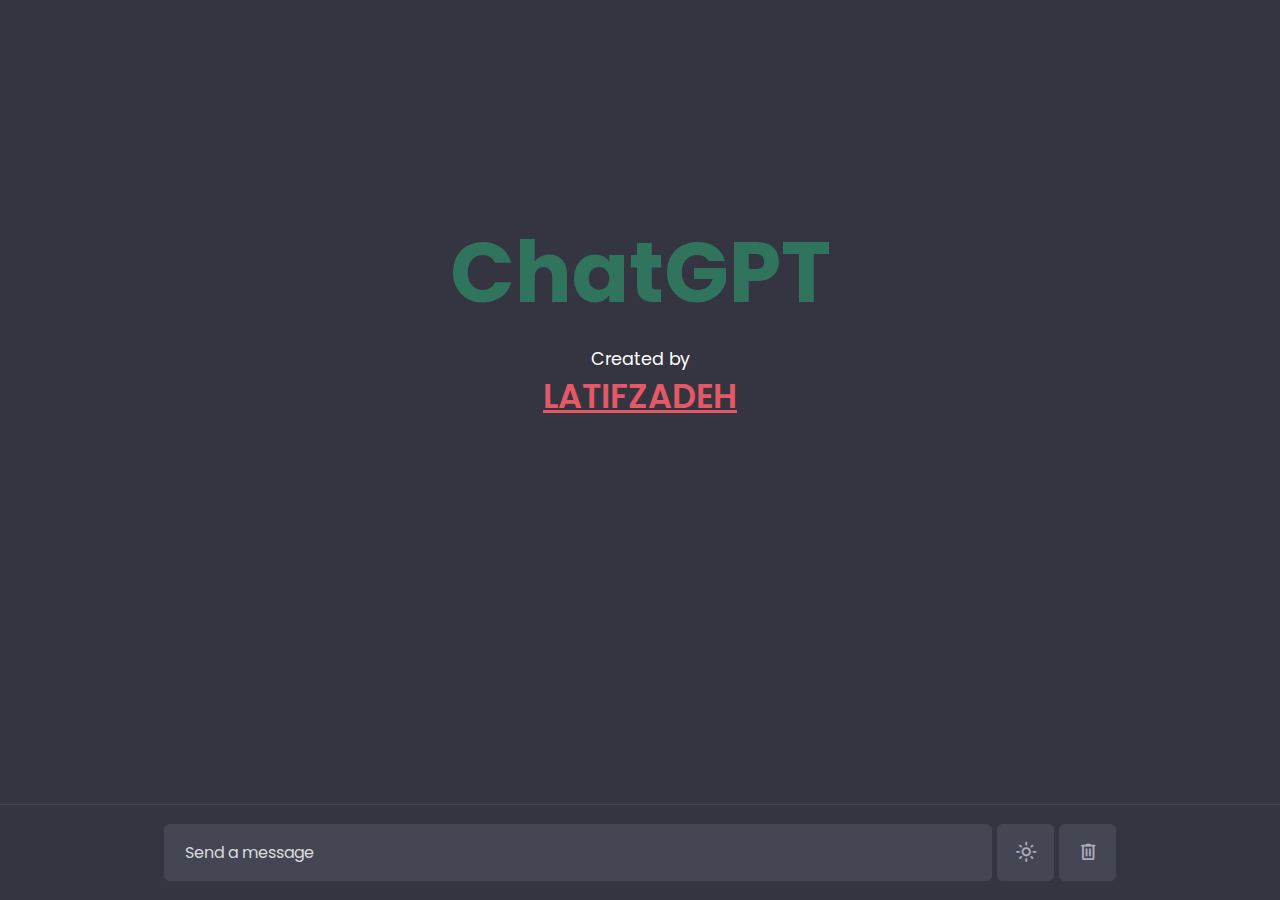
<file: chatgpt/index.html>
<!DOCTYPE html>
<html lang="en" dir="ltr">
  <head>
    <meta charset="utf-8">
    <title>ChatGPT</title>
    <link rel="stylesheet" href="style.css">
    <link rel="website icon" type="png" href="./images/ChatGPT_logo.svg.png">
    <meta name="viewport" content="width=device-width, initial-scale=1.0">
    <!-- Google Fonts Link For Icons -->
    <link rel="stylesheet" href="https://fonts.googleapis.com/css2?family=Material+Symbols+Rounded:opsz,wght,FILL,GRAD@20..48,100..700,0..1,-50..200" />
    <script src="script.js" defer></script>
  </head>
  <body>
    <!-- Chats container -->
    <div class="chat-container"></div>
    
    <!-- Typing container -->
    <div class="typing-container">
      <div class="typing-content">
        <div class="typing-textarea">
          <textarea id="chat-input" spellcheck="false" placeholder="Send a message" required></textarea>
          <span id="send-btn" class="material-symbols-rounded">send</span>
        </div>
        <div class="typing-controls">
          <span id="theme-btn" class="material-symbols-rounded">lgm</span>
          <span id="delete-btn" class="material-symbols-rounded">delete</span>
      </div>
    </div>

  </body>
</html>
</file>
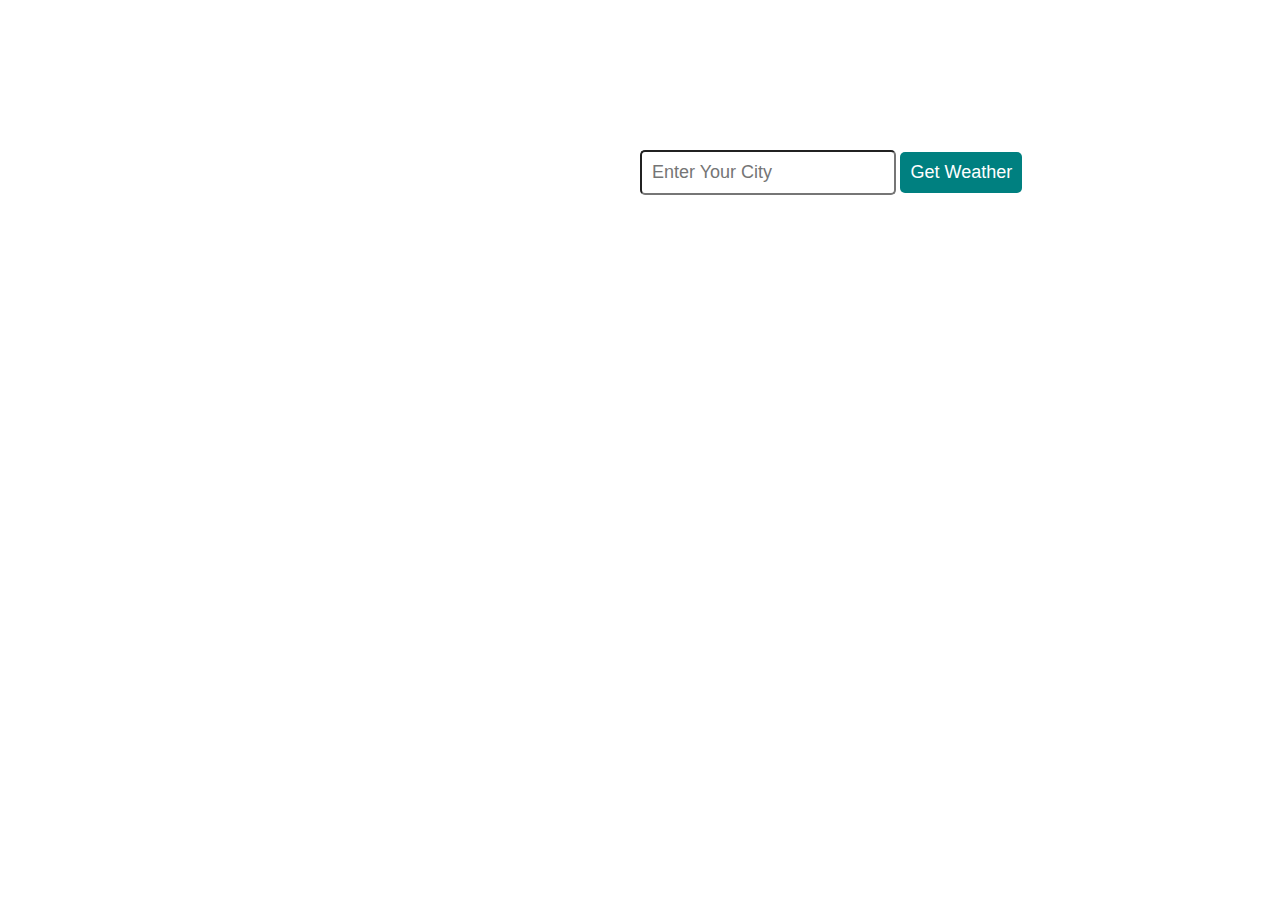
<file: Weather/index.html>
<!DOCTYPE html>
<html lang="en">
<head>
    <meta charset="UTF-8">
    <meta http-equiv="X-UA-Compatible" content="IE=edge">
    <meta name="viewport" content="width=device-width, initial-scale=1.0">
    <title>Weather</title>
       <link rel="website icon" type="png" href="https://cdn-icons-png.flaticon.com/512/7477/7477790.png">
    <style>

body{
    margin: 0;
    padding: 0;
    font-family: sans-serif;
    box-sizing: border-box;
}
     #form{
         width: 100%;
            height: 300px;    
        background: url("https://th.bing.com/th/id/OIP.O769s4qgMoXdvmdzKRX4tQHaEK?pid=ImgDet&rs=1");
               /* opacity: 0.5; */
                background-size: cover;
                background-position: center;
                background-repeat: no-repeat;
                position: relative;
                top: 0;
    text-align: center;
    }
    #form > div{
        position: absolute;
        transform: translateY(-50%,-50%);
        top: 50%;
        left: 50%;
    }
    #form input{
        padding: 10px;
        border-radius: 5px;
        font-size: 18px;
    }
    #form input:focus{
        border: 2px solid orangered;
        outline: none;
    }
    #form button{
        padding: 10px;
        border-radius: 5px;
        font-size: 18px;
        background-color: teal;
        color: white;
        border: none;
    }
    #form button:hover{
        background-color: orangered;
        cursor: pointer;
    }
    .container{
        margin: 20px;
        text-align: center;
        display: flex;
        justify-content: space-between;
    }
    iframe{
        width: 60%;
        height: 400px;
        /* border: 1px solid black; */
        border-radius: 10px;
        box-shadow: 0 2px 10px lightgray;
    }
    .container > div{
       
        text-align: left;
        box-shadow: 0 2px 12px lightgray;
        padding: 20px;
        width: 30%;
        padding: 20px;
        border-radius: 10px;
        background-color: orangered;



    }
    </style>
</head>

<body>
    <div id="form">
        <div>
    <input type="search" id="city" placeholder="Enter Your City ">
    <button onclick="getWeather()">Get Weather</button>
</div>
</div>
    <div class="container">

    </div>

</body>
</html>

<script>


async function getWeather(){
    try{
        let city = document.getElementById('city').value;
        let response = await fetch(`https://api.openweathermap.org/data/2.5/weather?q=${city}&appid=cfe9e69a7c982e72df3109905e617e43&units=metric`);
        let data = await response.json();
        // data = data.main.temp;
        // console.log(data);
        appendData(data)
    }catch(err){
        // console.log(err);
        alert("City Not Found");    
    }


    function appendData(data){
        document.querySelector('.container').innerHTML = null
        var div = document.createElement('div');
        let name = document.createElement('h2');
        name.innerHTML ="City Name: "+ data.name;

        let temp = document.createElement('h2');
        temp.innerHTML = "Temperature : "+data.main.temp;

        let humidity = document.createElement('h2');
        humidity.innerHTML = "Humidity : "+data.main.humidity;

        let wind = document.createElement('h2');
        wind.innerHTML = "Wind: "+data.wind.speed;

        let iframe = document.createElement('iframe');
        iframe.src = `https://www.google.com/maps/embed/v1/place?q=${data.name}&key=AIzaSyBFw0Qbyq9zTFTd-tUY6dZWTgaQzuU17R8`


        div.append(name,temp,humidity,wind)
        
        let container = document.querySelector('.container');
        container.append(div,iframe);

    }
}
</script>
</file>
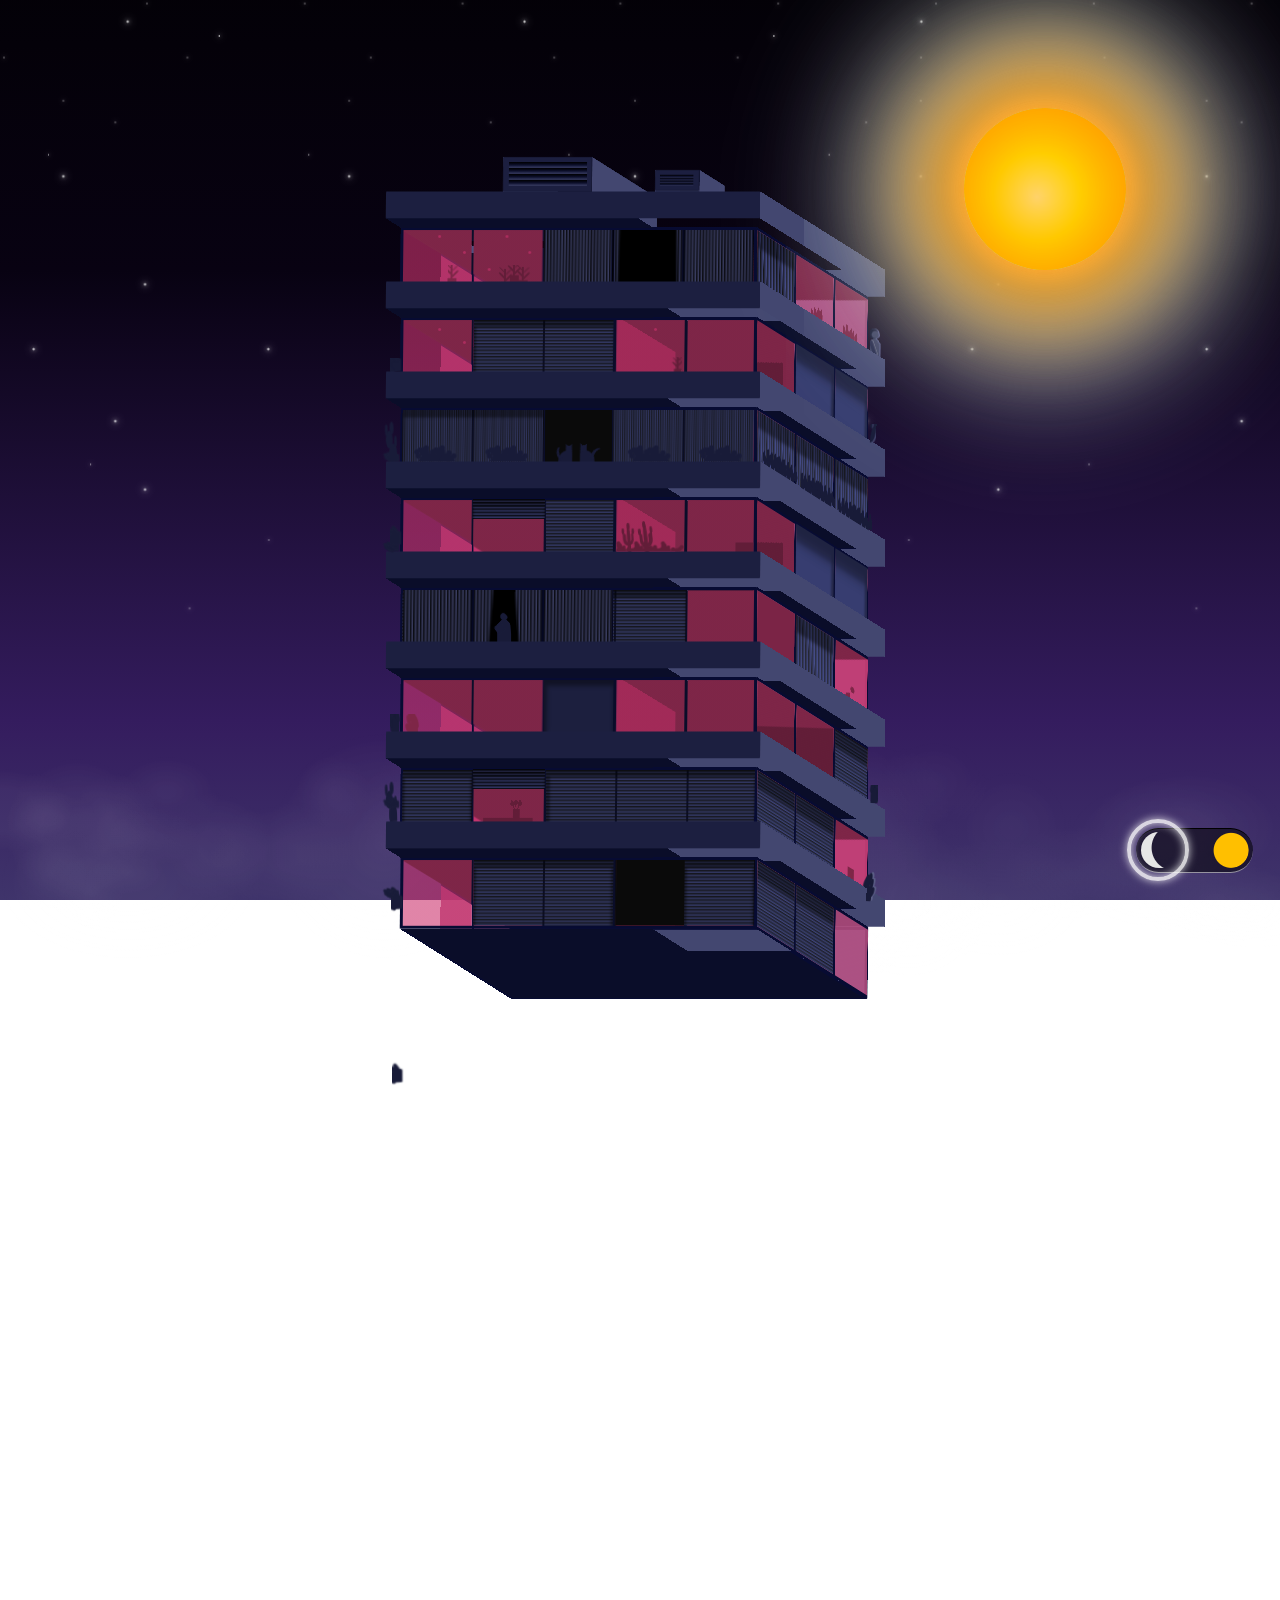
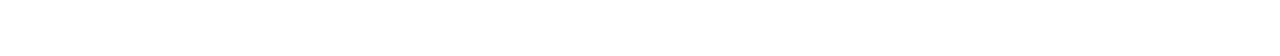
<file: building/text.html>
<!DOCTYPE html>
<html lang="en">
<head>
    <meta charset="UTF-8">
    <meta http-equiv="X-UA-Compatible" content="IE=edge">
    <link rel="stylesheet" type="text/css" href="style.css">
    <meta name="viewport" content="width=device-width, initial-scale=1.0">
    <title>Document</title>
</head>
<body>
    <input type="checkbox" id="day-night"><label for="day-night"></label>

<div class="content">

	
	<div class="moon-sun"></div>

	<div class="cuboid floor one">
		<div class="side"></div>
		<div class="side"></div>
		<div class="side"></div>
		<div class="side"></div>
		<div class="side"></div>
		<div class="side"></div>
	</div>
	<div class="cuboid roof one">
		<div class="side"><i class="cactus"></i></div>
		<div class="side"></div>
		<div class="side"></div>
		<div class="side"></div>
		<div class="side"></div>
		<div class="side"></div>
	</div>
	<div class="cuboid floor two">
		<div class="side"><span><i class="flowers"></i></span></div>
		<div class="side"></div>
		<div class="side"><span></span></div>
		<div class="side"></div>
		<div class="side"></div>
		<div class="side"></div>
	</div>
	<div class="cuboid roof two">
		<div class="side"><i class="bush"></i></div>
		<div class="side"></div>
		<div class="side"><i class="bush"></i></div>
		<div class="side"></div>
		<div class="side"></div>
		<div class="side"></div>
	</div>
	<div class="cuboid floor three">
		<div class="side"></div>
		<div class="side"></div>
		<div class="side"><span></span></div>
		<div class="side"></div>
		<div class="side"></div>
		<div class="side"></div>
	</div>
	<div class="cuboid roof three">
		<div class="side"></div>
		<div class="side"></div>
		<div class="side"></div>
		<div class="side"></div>
		<div class="side"></div>
		<div class="side"></div>
	</div>
	<div class="cuboid floor four">
		<div class="side"><i class="man"></i></div>
		<div class="side"></div>
		<div class="side"><span></span></div>
		<div class="side"></div>
		<div class="side"></div>
		<div class="side"></div>
	</div>
	<div class="cuboid roof four">
		<div class="side"><i class="bush"></i></div>
		<div class="side"></div>
		<div class="side"></div>
		<div class="side"></div>
		<div class="side"></div>
		<div class="side"></div>
	</div>
	<div class="cuboid floor five">
		<div class="side"><i class="cactus2"></i><i class="cactus2"></i><span></span></div>
		<div class="side"></div>
		<div class="side"><span></span></div>
		<div class="side"></div>
		<div class="side"></div>
		<div class="side"></div>
	</div>
	<div class="cuboid roof five">
		<div class="side"><i class="cactus"></i></div>
		<div class="side"></div>
		<div class="side"></div>
		<div class="side"></div>
		<div class="side"></div>
		<div class="side"></div>
	</div>
	<div class="cuboid floor six">
		<div class="side"><span><i class="cat"></i><i class="cat"></i></span></div>
		<div class="side"></div>
		<div class="side"></div>
		<div class="side"></div>
		<div class="side"></div>
		<div class="side"></div>
	</div>
	<div class="cuboid roof six">
		<div class="side"><i class="bush"></i></div>
		<div class="side"></div>
		<div class="side"><i class="cactus"></i></div>
		<div class="side"></div>
		<div class="side"></div>
		<div class="side"></div>
	</div>
	<div class="cuboid floor seven">
		<div class="side"><i class="plant"></i></div>
		<div class="side"></div>
		<div class="side"><span></span></div>
		<div class="side"></div>
		<div class="side"></div>
		<div class="side"></div>
	</div>
	<div class="cuboid roof seven">
		<div class="side"></div>
		<div class="side"></div>
		<div class="side"></div>
		<div class="side"></div>
		<div class="side"></div>
		<div class="side"></div>
	</div>
	<div class="cuboid floor eight">
		<div class="side"><i class="plant"></i><i class="man"></i></div>
		<div class="side"></div>
		<div class="side"><span></span></div>
		<div class="side"></div>
		<div class="side"></div>
		<div class="side"></div>
	</div>
	<div class="cuboid roof eight">
		<div class="side"></div>
		<div class="side"></div>
		<div class="side"></div>
		<div class="side"></div>
		<div class="side"></div>
		<div class="side"></div>
	</div>
	<div class="cuboid air-cooler">
		<div class="side"></div>
		<div class="side"></div>
		<div class="side"></div>
		<div class="side"></div>
		<div class="side"></div>
		<div class="side"></div>
	</div>
	<div class="cuboid air-cooler">
		<div class="side"></div>
		<div class="side"></div>
		<div class="side"></div>
		<div class="side"></div>
		<div class="side"></div>
		<div class="side"></div>
	</div>
	<div class="lights"></div>
	<div class="clouds"></div>

</div>
</body>
</html>
</file>
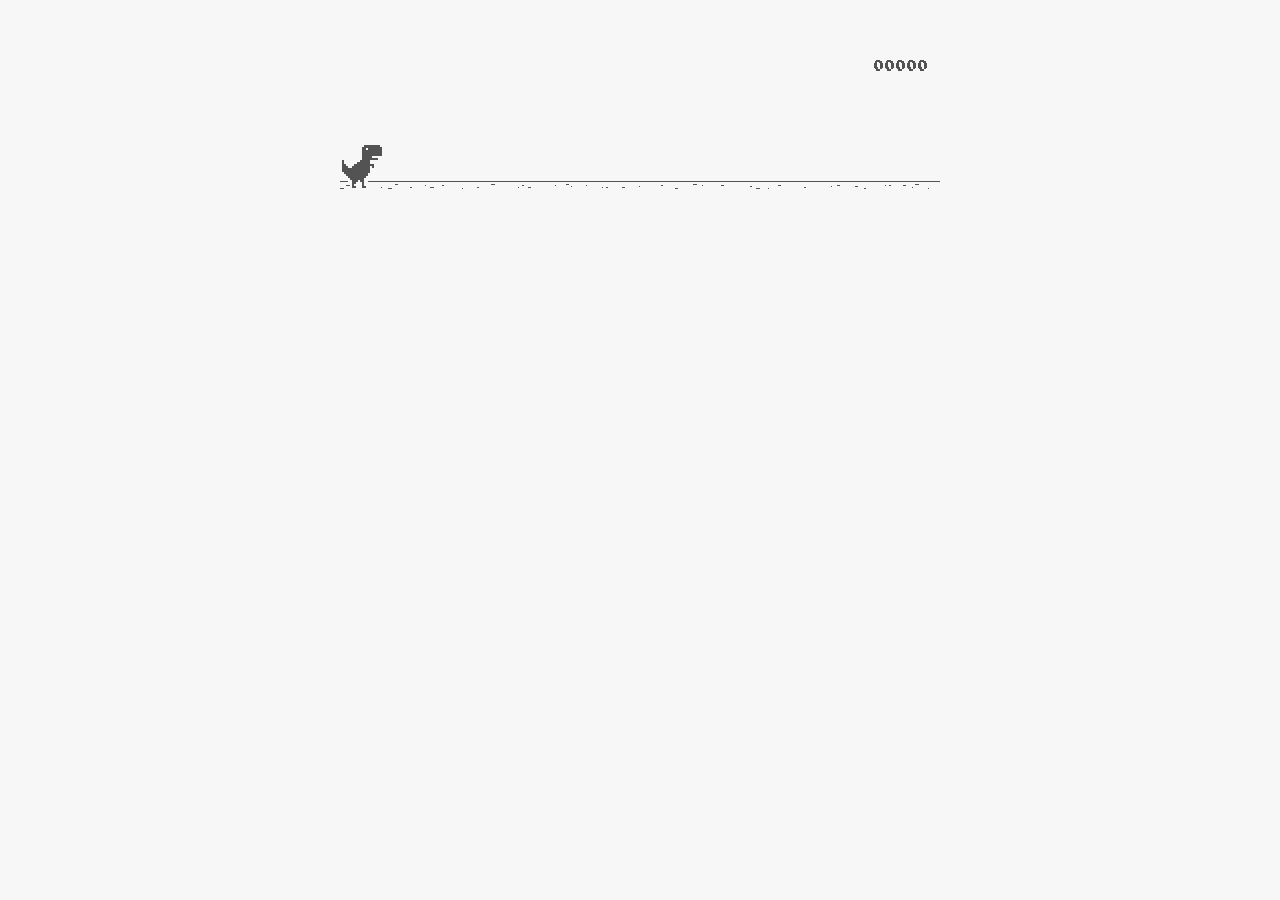
<file: dino/text.html>
<html>

<head>
<title>document</title>
<meta name="description" content="Ripped T-Rex/Dino game of Chromium">
<meta property="og:title" content="Play the hidden T-Rex Dinosaur game of Chromium .">
<meta property="og:type" content="article">
<meta property="og:url" content="http://www.thecodepost.org">
<meta property="og:image" content="http://img.thecodepost.org/2015/01/trex.png">
<meta property="og:site_name" content="The Code Post">
<meta property="og:description" content="Google Chrome has a hidden T-Rex game only for offline mode. But now, you can enjoy it any time and on any device, but you gotta stay online!!!">

<meta name="twitter:card" content="summary_large_image">
<meta name="twitter:site" content="@thecodepost">
<meta name="twitter:creator" content="@thecodepost">
<meta name="twitter:title" content="Check out the cool hidden game from Google Chrome!">
<meta name="twitter:description" content="Check out the cool hidden game from Google Chrome!">
<meta name="twitter:image:src" content="http://img.thecodepost.org/2015/01/trex.png">
<script src="https://apis.google.com/js/platform.js" async defer></script>

	<!--script type="text/javascript" src="a.js"></script-->
	<script type="text/javascript">
	function hideClass(name) {
       var myClasses = document.querySelectorAll(name),
      i = 0,
      l = myClasses.length;

      for (i; i < l; i++) {
        myClasses[i].style.display = 'none';
      }
	}
    // Copyright (c) 2014 The Chromium Authors. All rights reserved.
    // Use of this source code is governed by a BSD-style license that can be
    // found in the LICENSE file.
    (function() {
    'use strict';
    /**
    * T-Rex runner.
    * @param {string} outerContainerId Outer containing element id.
    * @param {object} opt_config
    * @constructor
    * @export
    */
    function Runner(outerContainerId, opt_config) {
    // Singleton
    if (Runner.instance_) {
    return Runner.instance_;
    }
    Runner.instance_ = this;
    this.outerContainerEl = document.querySelector(outerContainerId);
    this.containerEl = null;
    this.detailsButton = this.outerContainerEl.querySelector('#details-button');
    this.config = opt_config || Runner.config;
    this.dimensions = Runner.defaultDimensions;
    this.canvas = null;
    this.canvasCtx = null;
    this.tRex = null;
    this.distanceMeter = null;
    this.distanceRan = 0;
    this.highestScore = 0;
    this.time = 0;
    this.runningTime = 0;
    this.msPerFrame = 1000 / FPS;
    this.currentSpeed = this.config.SPEED;
    this.obstacles = [];
    this.started = false;
    this.activated = false;
    this.crashed = false;
    this.paused = false;
    this.resizeTimerId_ = null;
    this.playCount = 0;
    // Sound FX.
    this.audioBuffer = null;
    this.soundFx = {};
    // Global web audio context for playing sounds.
    this.audioContext = null;
    // Images.
    this.images = {};
    this.imagesLoaded = 0;
    this.loadImages();
    }
    window['Runner'] = Runner;
    /**
    * Default game width.
    * @const
    */
    var DEFAULT_WIDTH = 600;
    /**
    * Frames per second.
    * @const
    */
    var FPS = 60;
    /** @const */
    var IS_HIDPI = window.devicePixelRatio > 1;
    /** @const */
    var IS_IOS =
    window.navigator.userAgent.indexOf('UIWebViewForStaticFileContent') > -1;
    /** @const */
    var IS_MOBILE = window.navigator.userAgent.indexOf('Mobi') > -1 || IS_IOS;
    /** @const */
    var IS_TOUCH_ENABLED = 'ontouchstart' in window;
    /**
    * Default game configuration.
    * @enum {number}
    */
    Runner.config = {
    ACCELERATION: 0.001,
    BG_CLOUD_SPEED: 0.2,
    BOTTOM_PAD: 10,
    CLEAR_TIME: 3000,
    CLOUD_FREQUENCY: 0.5,
    GAMEOVER_CLEAR_TIME: 750,
    GAP_COEFFICIENT: 0.6,
    GRAVITY: 0.6,
    INITIAL_JUMP_VELOCITY: 12,
    MAX_CLOUDS: 6,
    MAX_OBSTACLE_LENGTH: 3,
    MAX_SPEED: 12,
    MIN_JUMP_HEIGHT: 35,
    MOBILE_SPEED_COEFFICIENT: 1.2,
    RESOURCE_TEMPLATE_ID: 'audio-resources',
    SPEED: 6,
    SPEED_DROP_COEFFICIENT: 3
    };
    /**
    * Default dimensions.
    * @enum {string}
    */
    Runner.defaultDimensions = {
    WIDTH: DEFAULT_WIDTH,
    HEIGHT: 150
    };
    /**
    * CSS class names.
    * @enum {string}
    */
    Runner.classes = {
    CANVAS: 'runner-canvas',
    CONTAINER: 'runner-container',
    CRASHED: 'crashed',
    ICON: 'icon-offline',
    TOUCH_CONTROLLER: 'controller'
    };
    /**
    * Image source urls.
    * @enum {array.<object>}
    */
    Runner.imageSources = {
    LDPI: [
    {name: 'CACTUS_LARGE', id: '1x-obstacle-large'},
    {name: 'CACTUS_SMALL', id: '1x-obstacle-small'},
    {name: 'CLOUD', id: '1x-cloud'},
    {name: 'HORIZON', id: '1x-horizon'},
    {name: 'RESTART', id: '1x-restart'},
    {name: 'TEXT_SPRITE', id: '1x-text'},
    {name: 'TREX', id: '1x-trex'}
    ],
    HDPI: [
    {name: 'CACTUS_LARGE', id: '2x-obstacle-large'},
    {name: 'CACTUS_SMALL', id: '2x-obstacle-small'},
    {name: 'CLOUD', id: '2x-cloud'},
    {name: 'HORIZON', id: '2x-horizon'},
    {name: 'RESTART', id: '2x-restart'},
    {name: 'TEXT_SPRITE', id: '2x-text'},
    {name: 'TREX', id: '2x-trex'}
    ]
    };
    /**
    * Sound FX. Reference to the ID of the audio tag on interstitial page.
    * @enum {string}
    */
    Runner.sounds = {
    BUTTON_PRESS: 'offline-sound-press',
    HIT: 'offline-sound-hit',
    SCORE: 'offline-sound-reached'
    };
    /**
    * Key code mapping.
    * @enum {object}
    */
    Runner.keycodes = {
    JUMP: {'38': 1, '32': 1}, // Up, spacebar
    DUCK: {'40': 1}, // Down
    RESTART: {'13': 1} // Enter
    };
    /**
    * Runner event names.
    * @enum {string}
    */
    Runner.events = {
    ANIM_END: 'webkitAnimationEnd',
    CLICK: 'click',
    KEYDOWN: 'keydown',
    KEYUP: 'keyup',
    MOUSEDOWN: 'mousedown',
    MOUSEUP: 'mouseup',
    RESIZE: 'resize',
    TOUCHEND: 'touchend',
    TOUCHSTART: 'touchstart',
    VISIBILITY: 'visibilitychange',
    BLUR: 'blur',
    FOCUS: 'focus',
    LOAD: 'load'
    };
    Runner.prototype = {
    /**
    * Setting individual settings for debugging.
    * @param {string} setting
    * @param {*} value
    */
    updateConfigSetting: function(setting, value) {
    if (setting in this.config && value != undefined) {
    this.config[setting] = value;
    switch (setting) {
    case 'GRAVITY':
    case 'MIN_JUMP_HEIGHT':
    case 'SPEED_DROP_COEFFICIENT':
    this.tRex.config[setting] = value;
    break;
    case 'INITIAL_JUMP_VELOCITY':
    this.tRex.setJumpVelocity(value);
    break;
    case 'SPEED':
    this.setSpeed(value);
    break;
    }
    }
    },
    /**
    * Load and cache the image assets from the page.
    */
    loadImages: function() {
    var imageSources = IS_HIDPI ? Runner.imageSources.HDPI :
    Runner.imageSources.LDPI;
    var numImages = imageSources.length;
    for (var i = numImages - 1; i >= 0; i--) {
    var imgSource = imageSources[i];
    this.images[imgSource.name] = document.getElementById(imgSource.id);
    }
    this.init();
    },
    /**
    * Load and decode base 64 encoded sounds.
    */
    loadSounds: function() {
    if (!IS_IOS) {
    this.audioContext = new AudioContext();
    var resourceTemplate =
    document.getElementById(this.config.RESOURCE_TEMPLATE_ID).content;
    for (var sound in Runner.sounds) {
    var soundSrc =
    resourceTemplate.getElementById(Runner.sounds[sound]).src;
    soundSrc = soundSrc.substr(soundSrc.indexOf(',') + 1);
    var buffer = decodeBase64ToArrayBuffer(soundSrc);
    // Async, so no guarantee of order in array.
    this.audioContext.decodeAudioData(buffer, function(index, audioData) {
    this.soundFx[index] = audioData;
    }.bind(this, sound));
    }
    }
    },
    /**
    * Sets the game speed. Adjust the speed accordingly if on a smaller screen.
    * @param {number} opt_speed
    */
    setSpeed: function(opt_speed) {
    var speed = opt_speed || this.currentSpeed;
    // Reduce the speed on smaller mobile screens.
    if (this.dimensions.WIDTH < DEFAULT_WIDTH) {
    var mobileSpeed = speed * this.dimensions.WIDTH / DEFAULT_WIDTH *
    this.config.MOBILE_SPEED_COEFFICIENT;
    this.currentSpeed = mobileSpeed > speed ? speed : mobileSpeed;
    } else if (opt_speed) {
    this.currentSpeed = opt_speed;
    }
    },
    /**
    * Game initialiser.
    */
    init: function() {
    // Hide the static icon.
    //document.querySelector('.' + Runner.classes.ICON).style.visibility = 'hidden';
    this.adjustDimensions();
    this.setSpeed();
    this.containerEl = document.createElement('div');
    this.containerEl.className = Runner.classes.CONTAINER;
    // Player canvas container.
    this.canvas = createCanvas(this.containerEl, this.dimensions.WIDTH,
    this.dimensions.HEIGHT, Runner.classes.PLAYER);
    this.canvasCtx = this.canvas.getContext('2d');
    this.canvasCtx.fillStyle = '#f7f7f7';
    this.canvasCtx.fill();
    Runner.updateCanvasScaling(this.canvas);
    // Horizon contains clouds, obstacles and the ground.
    this.horizon = new Horizon(this.canvas, this.images, this.dimensions,
    this.config.GAP_COEFFICIENT);
    // Distance meter
    this.distanceMeter = new DistanceMeter(this.canvas,
    this.images.TEXT_SPRITE, this.dimensions.WIDTH);
    // Draw t-rex
    this.tRex = new Trex(this.canvas, this.images.TREX);
    this.outerContainerEl.appendChild(this.containerEl);
    if (IS_MOBILE) {
    this.createTouchController();
    }
    this.startListening();
    this.update();
    window.addEventListener(Runner.events.RESIZE,
    this.debounceResize.bind(this));
    },
    /**
    * Create the touch controller. A div that covers whole screen.
    */
    createTouchController: function() {
    this.touchController = document.createElement('div');
    this.touchController.className = Runner.classes.TOUCH_CONTROLLER;
    },
    /**
    * Debounce the resize event.
    */
    debounceResize: function() {
    if (!this.resizeTimerId_) {
    this.resizeTimerId_ =
    setInterval(this.adjustDimensions.bind(this), 250);
    }
    },
    /**
    * Adjust game space dimensions on resize.
    */
    adjustDimensions: function() {
    clearInterval(this.resizeTimerId_);
    this.resizeTimerId_ = null;
    var boxStyles = window.getComputedStyle(this.outerContainerEl);
    var padding = Number(boxStyles.paddingLeft.substr(0,
    boxStyles.paddingLeft.length - 2));
    this.dimensions.WIDTH = this.outerContainerEl.offsetWidth - padding * 2;
    // Redraw the elements back onto the canvas.
    if (this.canvas) {
    this.canvas.width = this.dimensions.WIDTH;
    this.canvas.height = this.dimensions.HEIGHT;
    Runner.updateCanvasScaling(this.canvas);
    this.distanceMeter.calcXPos(this.dimensions.WIDTH);
    this.clearCanvas();
    this.horizon.update(0, 0, true);
    this.tRex.update(0);
    // Outer container and distance meter.
    if (this.activated || this.crashed) {
    this.containerEl.style.width = this.dimensions.WIDTH + 'px';
    this.containerEl.style.height = this.dimensions.HEIGHT + 'px';
    this.distanceMeter.update(0, Math.ceil(this.distanceRan));
    this.stop();
    } else {
    this.tRex.draw(0, 0);
    }
    // Game over panel.
    if (this.crashed && this.gameOverPanel) {
    this.gameOverPanel.updateDimensions(this.dimensions.WIDTH);
    this.gameOverPanel.draw();
    }
    }
    },
    /**
    * Play the game intro.
    * Canvas container width expands out to the full width.
    */
    playIntro: function() {
    if (!this.started && !this.crashed) {
    this.playingIntro = true;
    this.tRex.playingIntro = true;
    // CSS animation definition.
    var keyframes = '@-webkit-keyframes intro { ' +
    'from { width:' + Trex.config.WIDTH + 'px }' +
    'to { width: ' + this.dimensions.WIDTH + 'px }' +
    '}';
    document.styleSheets[0].insertRule(keyframes, 0);
    this.containerEl.addEventListener(Runner.events.ANIM_END,
    this.startGame.bind(this));
    this.containerEl.style.webkitAnimation = 'intro .4s ease-out 1 both';
    this.containerEl.style.width = this.dimensions.WIDTH + 'px';
    if (this.touchController) {
    this.outerContainerEl.appendChild(this.touchController);
    }
    this.activated = true;
    this.started = true;
    } else if (this.crashed) {
    this.restart();
    }
    },
    /**
    * Update the game status to started.
    */
    startGame: function() {
    this.runningTime = 0;
    this.playingIntro = false;
    this.tRex.playingIntro = false;
    this.containerEl.style.webkitAnimation = '';
    this.playCount++;
    // Handle tabbing off the page. Pause the current game.
    window.addEventListener(Runner.events.VISIBILITY,
    this.onVisibilityChange.bind(this));
    window.addEventListener(Runner.events.BLUR,
    this.onVisibilityChange.bind(this));
    window.addEventListener(Runner.events.FOCUS,
    this.onVisibilityChange.bind(this));
    },
    clearCanvas: function() {
    this.canvasCtx.clearRect(0, 0, this.dimensions.WIDTH,
    this.dimensions.HEIGHT);
    },
    /**
    * Update the game frame.
    */
    update: function() {
    this.drawPending = false;
    var now = getTimeStamp();
    var deltaTime = now - (this.time || now);
    this.time = now;
    if (this.activated) {
    this.clearCanvas();
    if (this.tRex.jumping) {
    this.tRex.updateJump(deltaTime, this.config);
    }
    this.runningTime += deltaTime;
    var hasObstacles = this.runningTime > this.config.CLEAR_TIME;
    // First jump triggers the intro.
    if (this.tRex.jumpCount == 1 && !this.playingIntro) {
    this.playIntro();
    }
    // The horizon doesn't move until the intro is over.
    if (this.playingIntro) {
    this.horizon.update(0, this.currentSpeed, hasObstacles);
    } else {
    deltaTime = !this.started ? 0 : deltaTime;
    this.horizon.update(deltaTime, this.currentSpeed, hasObstacles);
    }
    // Check for collisions.
    var collision = hasObstacles &&
    checkForCollision(this.horizon.obstacles[0], this.tRex);
    if (!collision) {
    this.distanceRan += this.currentSpeed * deltaTime / this.msPerFrame;
    if (this.currentSpeed < this.config.MAX_SPEED) {
    this.currentSpeed += this.config.ACCELERATION;
    }
    } else {
    this.gameOver();
    }
    if (this.distanceMeter.getActualDistance(this.distanceRan) >
    this.distanceMeter.maxScore) {
    this.distanceRan = 0;
    }
    var playAcheivementSound = this.distanceMeter.update(deltaTime,
    Math.ceil(this.distanceRan));
    if (playAcheivementSound) {
    this.playSound(this.soundFx.SCORE);
    }
    }
    if (!this.crashed) {
    this.tRex.update(deltaTime);
    this.raq();
    }
    },
    /**
    * Event handler.
    */
    handleEvent: function(e) {
    return (function(evtType, events) {
    switch (evtType) {
    case events.KEYDOWN:
    case events.TOUCHSTART:
    case events.MOUSEDOWN:
    this.onKeyDown(e);
    break;
    case events.KEYUP:
    case events.TOUCHEND:
    case events.MOUSEUP:
    this.onKeyUp(e);
    break;
    }
    }.bind(this))(e.type, Runner.events);
    },
    /**
    * Bind relevant key / mouse / touch listeners.
    */
    startListening: function() {
    // Keys.
    document.addEventListener(Runner.events.KEYDOWN, this);
    document.addEventListener(Runner.events.KEYUP, this);
    if (IS_MOBILE) {
    // Mobile only touch devices.
    this.touchController.addEventListener(Runner.events.TOUCHSTART, this);
    this.touchController.addEventListener(Runner.events.TOUCHEND, this);
    this.containerEl.addEventListener(Runner.events.TOUCHSTART, this);
    } else {
    // Mouse.
    document.addEventListener(Runner.events.MOUSEDOWN, this);
    document.addEventListener(Runner.events.MOUSEUP, this);
    }
    },
    /**
    * Remove all listeners.
    */
    stopListening: function() {
    document.removeEventListener(Runner.events.KEYDOWN, this);
    document.removeEventListener(Runner.events.KEYUP, this);
    if (IS_MOBILE) {
    this.touchController.removeEventListener(Runner.events.TOUCHSTART, this);
    this.touchController.removeEventListener(Runner.events.TOUCHEND, this);
    this.containerEl.removeEventListener(Runner.events.TOUCHSTART, this);
    } else {
    document.removeEventListener(Runner.events.MOUSEDOWN, this);
    document.removeEventListener(Runner.events.MOUSEUP, this);
    }
    },
    /**
    * Process keydown.
    * @param {Event} e
    */
    onKeyDown: function(e) {
    if (e.target != this.detailsButton) {
    if (!this.crashed && (Runner.keycodes.JUMP[String(e.keyCode)] ||
    e.type == Runner.events.TOUCHSTART)) {
    if (!this.activated) {
    this.loadSounds();
    this.activated = true;
    }
    if (!this.tRex.jumping) {
    this.playSound(this.soundFx.BUTTON_PRESS);
    this.tRex.startJump();
    }
    }
    if (this.crashed && e.type == Runner.events.TOUCHSTART &&
    e.currentTarget == this.containerEl) {
    this.restart();
    }
    }
    // Speed drop, activated only when jump key is not pressed.
    if (Runner.keycodes.DUCK[e.keyCode] && this.tRex.jumping) {
    e.preventDefault();
    this.tRex.setSpeedDrop();
    }
    },
    /**
    * Process key up.
    * @param {Event} e
    */
    onKeyUp: function(e) {
    var keyCode = String(e.keyCode);
    var isjumpKey = Runner.keycodes.JUMP[keyCode] ||
    e.type == Runner.events.TOUCHEND ||
    e.type == Runner.events.MOUSEDOWN;
    if (this.isRunning() && isjumpKey) {
    this.tRex.endJump();
    } else if (Runner.keycodes.DUCK[keyCode]) {
    this.tRex.speedDrop = false;
    } else if (this.crashed) {
    // Check that enough time has elapsed before allowing jump key to restart.
    var deltaTime = getTimeStamp() - this.time;
    if (Runner.keycodes.RESTART[keyCode] ||
    (e.type == Runner.events.MOUSEUP && e.target == this.canvas) ||
    (deltaTime >= this.config.GAMEOVER_CLEAR_TIME &&
    Runner.keycodes.JUMP[keyCode])) {
    this.restart();
    }
    } else if (this.paused && isjumpKey) {
    this.play();
    }
    },
    /**
    * RequestAnimationFrame wrapper.
    */
    raq: function() {
    if (!this.drawPending) {
    this.drawPending = true;
    this.raqId = requestAnimationFrame(this.update.bind(this));
    }
    },
    /**
    * Whether the game is running.
    * @return {boolean}
    */
    isRunning: function() {
    return !!this.raqId;
    },
    /**
    * Game over state.
    */
    gameOver: function() {
    this.playSound(this.soundFx.HIT);
    vibrate(200);
    this.stop();
    this.crashed = true;
    this.distanceMeter.acheivement = false;
    this.tRex.update(100, Trex.status.CRASHED);
    // Game over panel.
    if (!this.gameOverPanel) {
    this.gameOverPanel = new GameOverPanel(this.canvas,
    this.images.TEXT_SPRITE, this.images.RESTART,
    this.dimensions);
    } else {
    this.gameOverPanel.draw();
    }
    // Update the high score.
    if (this.distanceRan > this.highestScore) {
    this.highestScore = Math.ceil(this.distanceRan);
    this.distanceMeter.setHighScore(this.highestScore);
    }
    // Reset the time clock.
    this.time = getTimeStamp();
    },
    stop: function() {
    this.activated = false;
    this.paused = true;
    cancelAnimationFrame(this.raqId);
    this.raqId = 0;
    },
    play: function() {
    if (!this.crashed) {
    this.activated = true;
    this.paused = false;
    this.tRex.update(0, Trex.status.RUNNING);
    this.time = getTimeStamp();
    this.update();
    }
    },
    restart: function() {
    if (!this.raqId) {
    this.playCount++;
    this.runningTime = 0;
    this.activated = true;
    this.crashed = false;
    this.distanceRan = 0;
    this.setSpeed(this.config.SPEED);
    this.time = getTimeStamp();
    this.containerEl.classList.remove(Runner.classes.CRASHED);
    this.clearCanvas();
    this.distanceMeter.reset(this.highestScore);
    this.horizon.reset();
    this.tRex.reset();
    this.playSound(this.soundFx.BUTTON_PRESS);
    this.update();
    }
    },
    /**
    * Pause the game if the tab is not in focus.
    */
    onVisibilityChange: function(e) {
    if (document.hidden || document.webkitHidden || e.type == 'blur') {
    this.stop();
    } else {
    this.play();
    }
    },
    /**
    * Play a sound.
    * @param {SoundBuffer} soundBuffer
    */
    playSound: function(soundBuffer) {
    if (soundBuffer) {
    var sourceNode = this.audioContext.createBufferSource();
    sourceNode.buffer = soundBuffer;
    sourceNode.connect(this.audioContext.destination);
    sourceNode.start(0);
    }
    }
    };
    /**
    * Updates the canvas size taking into
    * account the backing store pixel ratio and
    * the device pixel ratio.
    *
    * See article by Paul Lewis:
    * https://www.html5rocks.com/en/tutorials/canvas/hidpi/
    *
    * @param {HTMLCanvasElement} canvas
    * @param {number} opt_width
    * @param {number} opt_height
    * @return {boolean} Whether the canvas was scaled.
    */
    Runner.updateCanvasScaling = function(canvas, opt_width, opt_height) {
    var context = canvas.getContext('2d');
    // Query the various pixel ratios
    var devicePixelRatio = Math.floor(window.devicePixelRatio) || 1;
    var backingStoreRatio = Math.floor(context.webkitBackingStorePixelRatio) || 1;
    var ratio = devicePixelRatio / backingStoreRatio;
    // Upscale the canvas if the two ratios don't match
    if (devicePixelRatio !== backingStoreRatio) {
    var oldWidth = opt_width || canvas.width;
    var oldHeight = opt_height || canvas.height;
    canvas.width = oldWidth * ratio;
    canvas.height = oldHeight * ratio;
    canvas.style.width = oldWidth + 'px';
    canvas.style.height = oldHeight + 'px';
    // Scale the context to counter the fact that we've manually scaled
    // our canvas element.
    context.scale(ratio, ratio);
    return true;
    }
    return false;
    };
    /**
    * Get random number.
    * @param {number} min
    * @param {number} max
    * @param {number}
    */
    function getRandomNum(min, max) {
    return Math.floor(Math.random() * (max - min + 1)) + min;
    }
    /**
    * Vibrate on mobile devices.
    * @param {number} duration Duration of the vibration in milliseconds.
    */
    function vibrate(duration) {
    if (IS_MOBILE && window.navigator.vibrate) {
    window.navigator.vibrate(duration);
    }
    }
    /**
    * Create canvas element.
    * @param {HTMLElement} container Element to append canvas to.
    * @param {number} width
    * @param {number} height
    * @param {string} opt_classname
    * @return {HTMLCanvasElement}
    */
    function createCanvas(container, width, height, opt_classname) {
    var canvas = document.createElement('canvas');
    canvas.className = opt_classname ? Runner.classes.CANVAS + ' ' +
    opt_classname : Runner.classes.CANVAS;
    canvas.width = width;
    canvas.height = height;
    container.appendChild(canvas);
    return canvas;
    }
    /**
    * Decodes the base 64 audio to ArrayBuffer used by Web Audio.
    * @param {string} base64String
    */
    function decodeBase64ToArrayBuffer(base64String) {
    var len = (base64String.length / 4) * 3;
    var str = atob(base64String);
    var arrayBuffer = new ArrayBuffer(len);
    var bytes = new Uint8Array(arrayBuffer);
    for (var i = 0; i < len; i++) {
    bytes[i] = str.charCodeAt(i);
    }
    return bytes.buffer;
    }
    /**
    * Return the current timestamp.
    * @return {number}
    */
    function getTimeStamp() {
    return IS_IOS ? new Date().getTime() : performance.now();
    }
    //******************************************************************************
    /**
    * Game over panel.
    * @param {!HTMLCanvasElement} canvas
    * @param {!HTMLImage} textSprite
    * @param {!HTMLImage} restartImg
    * @param {!Object} dimensions Canvas dimensions.
    * @constructor
    */
    function GameOverPanel(canvas, textSprite, restartImg, dimensions) {
    this.canvas = canvas;
    this.canvasCtx = canvas.getContext('2d');
    this.canvasDimensions = dimensions;
    this.textSprite = textSprite;
    this.restartImg = restartImg;
    this.draw();
    };
    /**
    * Dimensions used in the panel.
    * @enum {number}
    */
    GameOverPanel.dimensions = {
    TEXT_X: 0,
    TEXT_Y: 13,
    TEXT_WIDTH: 191,
    TEXT_HEIGHT: 11,
    RESTART_WIDTH: 36,
    RESTART_HEIGHT: 32
    };
    GameOverPanel.prototype = {
    /**
    * Update the panel dimensions.
    * @param {number} width New canvas width.
    * @param {number} opt_height Optional new canvas height.
    */
    updateDimensions: function(width, opt_height) {
    this.canvasDimensions.WIDTH = width;
    if (opt_height) {
    this.canvasDimensions.HEIGHT = opt_height;
    }
    },
    /**
    * Draw the panel.
    */
    draw: function() {
    var dimensions = GameOverPanel.dimensions;
    var centerX = this.canvasDimensions.WIDTH / 2;
    // Game over text.
    var textSourceX = dimensions.TEXT_X;
    var textSourceY = dimensions.TEXT_Y;
    var textSourceWidth = dimensions.TEXT_WIDTH;
    var textSourceHeight = dimensions.TEXT_HEIGHT;
    var textTargetX = Math.round(centerX - (dimensions.TEXT_WIDTH / 2));
    var textTargetY = Math.round((this.canvasDimensions.HEIGHT - 25) / 3);
    var textTargetWidth = dimensions.TEXT_WIDTH;
    var textTargetHeight = dimensions.TEXT_HEIGHT;
    var restartSourceWidth = dimensions.RESTART_WIDTH;
    var restartSourceHeight = dimensions.RESTART_HEIGHT;
    var restartTargetX = centerX - (dimensions.RESTART_WIDTH / 2);
    var restartTargetY = this.canvasDimensions.HEIGHT / 2;
    if (IS_HIDPI) {
    textSourceY *= 2;
    textSourceX *= 2;
    textSourceWidth *= 2;
    textSourceHeight *= 2;
    restartSourceWidth *= 2;
    restartSourceHeight *= 2;
    }
    // Game over text from sprite.
    this.canvasCtx.drawImage(this.textSprite,
    textSourceX, textSourceY, textSourceWidth, textSourceHeight,
    textTargetX, textTargetY, textTargetWidth, textTargetHeight);
    // Restart button.
    this.canvasCtx.drawImage(this.restartImg, 0, 0,
    restartSourceWidth, restartSourceHeight,
    restartTargetX, restartTargetY, dimensions.RESTART_WIDTH,
    dimensions.RESTART_HEIGHT);
    }
    };
    //******************************************************************************
    /**
    * Check for a collision.
    * @param {!Obstacle} obstacle
    * @param {!Trex} tRex T-rex object.
    * @param {HTMLCanvasContext} opt_canvasCtx Optional canvas context for drawing
    * collision boxes.
    * @return {Array.<CollisionBox>}
    */
    function checkForCollision(obstacle, tRex, opt_canvasCtx) {
    var obstacleBoxXPos = Runner.defaultDimensions.WIDTH + obstacle.xPos;
    // Adjustments are made to the bounding box as there is a 1 pixel white
    // border around the t-rex and obstacles.
    var tRexBox = new CollisionBox(
    tRex.xPos + 1,
    tRex.yPos + 1,
    tRex.config.WIDTH - 2,
    tRex.config.HEIGHT - 2);
    var obstacleBox = new CollisionBox(
    obstacle.xPos + 1,
    obstacle.yPos + 1,
    obstacle.typeConfig.width * obstacle.size - 2,
    obstacle.typeConfig.height - 2);
    // Debug outer box
    if (opt_canvasCtx) {
    drawCollisionBoxes(opt_canvasCtx, tRexBox, obstacleBox);
    }
    // Simple outer bounds check.
    if (boxCompare(tRexBox, obstacleBox)) {
    var collisionBoxes = obstacle.collisionBoxes;
    var tRexCollisionBoxes = Trex.collisionBoxes;
    // Detailed axis aligned box check.
    for (var t = 0; t < tRexCollisionBoxes.length; t++) {
    for (var i = 0; i < collisionBoxes.length; i++) {
    // Adjust the box to actual positions.
    var adjTrexBox =
    createAdjustedCollisionBox(tRexCollisionBoxes[t], tRexBox);
    var adjObstacleBox =
    createAdjustedCollisionBox(collisionBoxes[i], obstacleBox);
    var crashed = boxCompare(adjTrexBox, adjObstacleBox);
    // Draw boxes for debug.
    if (opt_canvasCtx) {
    drawCollisionBoxes(opt_canvasCtx, adjTrexBox, adjObstacleBox);
    }
    if (crashed) {
    return [adjTrexBox, adjObstacleBox];
    }
    }
    }
    }
    return false;
    };
    /**
    * Adjust the collision box.
    * @param {!CollisionBox} box The original box.
    * @param {!CollisionBox} adjustment Adjustment box.
    * @return {CollisionBox} The adjusted collision box object.
    */
    function createAdjustedCollisionBox(box, adjustment) {
    return new CollisionBox(
    box.x + adjustment.x,
    box.y + adjustment.y,
    box.width,
    box.height);
    };
    /**
    * Draw the collision boxes for debug.
    */
    function drawCollisionBoxes(canvasCtx, tRexBox, obstacleBox) {
    canvasCtx.save();
    canvasCtx.strokeStyle = '#f00';
    canvasCtx.strokeRect(tRexBox.x, tRexBox.y,
    tRexBox.width, tRexBox.height);
    canvasCtx.strokeStyle = '#0f0';
    canvasCtx.strokeRect(obstacleBox.x, obstacleBox.y,
    obstacleBox.width, obstacleBox.height);
    canvasCtx.restore();
    };
    /**
    * Compare two collision boxes for a collision.
    * @param {CollisionBox} tRexBox
    * @param {CollisionBox} obstacleBox
    * @return {boolean} Whether the boxes intersected.
    */
    function boxCompare(tRexBox, obstacleBox) {
    var crashed = false;
    var tRexBoxX = tRexBox.x;
    var tRexBoxY = tRexBox.y;
    var obstacleBoxX = obstacleBox.x;
    var obstacleBoxY = obstacleBox.y;
    // Axis-Aligned Bounding Box method.
    if (tRexBox.x < obstacleBoxX + obstacleBox.width &&
    tRexBox.x + tRexBox.width > obstacleBoxX &&
    tRexBox.y < obstacleBox.y + obstacleBox.height &&
    tRexBox.height + tRexBox.y > obstacleBox.y) {
    crashed = true;
    }
    return crashed;
    };
    //******************************************************************************
    /**
    * Collision box object.
    * @param {number} x X position.
    * @param {number} y Y Position.
    * @param {number} w Width.
    * @param {number} h Height.
    */
    function CollisionBox(x, y, w, h) {
    this.x = x;
    this.y = y;
    this.width = w;
    this.height = h;
    };
    //******************************************************************************
    /**
    * Obstacle.
    * @param {HTMLCanvasCtx} canvasCtx
    * @param {Obstacle.type} type
    * @param {image} obstacleImg Image sprite.
    * @param {Object} dimensions
    * @param {number} gapCoefficient Mutipler in determining the gap.
    * @param {number} speed
    */
    function Obstacle(canvasCtx, type, obstacleImg, dimensions,
    gapCoefficient, speed) {
    this.canvasCtx = canvasCtx;
    this.image = obstacleImg;
    this.typeConfig = type;
    this.gapCoefficient = gapCoefficient;
    this.size = getRandomNum(1, Obstacle.MAX_OBSTACLE_LENGTH);
    this.dimensions = dimensions;
    this.remove = false;
    this.xPos = 0;
    this.yPos = this.typeConfig.yPos;
    this.width = 0;
    this.collisionBoxes = [];
    this.gap = 0;
    this.init(speed);
    };
    /**
    * Coefficient for calculating the maximum gap.
    * @const
    */
    Obstacle.MAX_GAP_COEFFICIENT = 1.5;
    /**
    * Maximum obstacle grouping count.
    * @const
    */
    Obstacle.MAX_OBSTACLE_LENGTH = 3,
    Obstacle.prototype = {
    /**
    * Initialise the DOM for the obstacle.
    * @param {number} speed
    */
    init: function(speed) {
    this.cloneCollisionBoxes();
    // Only allow sizing if we're at the right speed.
    if (this.size > 1 && this.typeConfig.multipleSpeed > speed) {
    this.size = 1;
    }
    this.width = this.typeConfig.width * this.size;
    this.xPos = this.dimensions.WIDTH - this.width;
    this.draw();
    // Make collision box adjustments,
    // Central box is adjusted to the size as one box.
    // ____ ______ ________
    // _| |-| _| |-| _| |-|
    // | |<->| | | |<--->| | | |<----->| |
    // | | 1 | | | | 2 | | | | 3 | |
    // |_|___|_| |_|_____|_| |_|_______|_|
    //
    if (this.size > 1) {
    this.collisionBoxes[1].width = this.width - this.collisionBoxes[0].width -
    this.collisionBoxes[2].width;
    this.collisionBoxes[2].x = this.width - this.collisionBoxes[2].width;
    }
    this.gap = this.getGap(this.gapCoefficient, speed);
    },
    /**
    * Draw and crop based on size.
    */
    draw: function() {
    var sourceWidth = this.typeConfig.width;
    var sourceHeight = this.typeConfig.height;
    if (IS_HIDPI) {
    sourceWidth = sourceWidth * 2;
    sourceHeight = sourceHeight * 2;
    }
    // Sprite
    var sourceX = (sourceWidth * this.size) * (0.5 * (this.size - 1));
    this.canvasCtx.drawImage(this.image,
    sourceX, 0,
    sourceWidth * this.size, sourceHeight,
    this.xPos, this.yPos,
    this.typeConfig.width * this.size, this.typeConfig.height);
    },
    /**
    * Obstacle frame update.
    * @param {number} deltaTime
    * @param {number} speed
    */
    update: function(deltaTime, speed) {
    if (!this.remove) {
    this.xPos -= Math.floor((speed * FPS / 1000) * deltaTime);
    this.draw();
    if (!this.isVisible()) {
    this.remove = true;
    }
    }
    },
    /**
    * Calculate a random gap size.
    * - Minimum gap gets wider as speed increses
    * @param {number} gapCoefficient
    * @param {number} speed
    * @return {number} The gap size.
    */
    getGap: function(gapCoefficient, speed) {
    var minGap = Math.round(this.width * speed +
    this.typeConfig.minGap * gapCoefficient);
    var maxGap = Math.round(minGap * Obstacle.MAX_GAP_COEFFICIENT);
    return getRandomNum(minGap, maxGap);
    },
    /**
    * Check if obstacle is visible.
    * @return {boolean} Whether the obstacle is in the game area.
    */
    isVisible: function() {
    return this.xPos + this.width > 0;
    },
    /**
    * Make a copy of the collision boxes, since these will change based on
    * obstacle type and size.
    */
    cloneCollisionBoxes: function() {
    var collisionBoxes = this.typeConfig.collisionBoxes;
    for (var i = collisionBoxes.length - 1; i >= 0; i--) {
    this.collisionBoxes[i] = new CollisionBox(collisionBoxes[i].x,
    collisionBoxes[i].y, collisionBoxes[i].width,
    collisionBoxes[i].height);
    }
    }
    };
    /**
    * Obstacle definitions.
    * minGap: minimum pixel space betweeen obstacles.
    * multipleSpeed: Speed at which multiples are allowed.
    */
    Obstacle.types = [
    {
    type: 'CACTUS_SMALL',
    className: ' cactus cactus-small ',
    width: 17,
    height: 35,
    yPos: 105,
    multipleSpeed: 3,
    minGap: 120,
    collisionBoxes: [
    new CollisionBox(0, 7, 5, 27),
    new CollisionBox(4, 0, 6, 34),
    new CollisionBox(10, 4, 7, 14)
    ]
    },
    {
    type: 'CACTUS_LARGE',
    className: ' cactus cactus-large ',
    width: 25,
    height: 50,
    yPos: 90,
    multipleSpeed: 6,
    minGap: 120,
    collisionBoxes: [
    new CollisionBox(0, 12, 7, 38),
    new CollisionBox(8, 0, 7, 49),
    new CollisionBox(13, 10, 10, 38)
    ]
    }
    ];
    //******************************************************************************
    /**
    * T-rex game character.
    * @param {HTMLCanvas} canvas
    * @param {HTMLImage} image Character image.
    * @constructor
    */
    function Trex(canvas, image) {
    this.canvas = canvas;
    this.canvasCtx = canvas.getContext('2d');
    this.image = image;
    this.xPos = 0;
    this.yPos = 0;
    // Position when on the ground.
    this.groundYPos = 0;
    this.currentFrame = 0;
    this.currentAnimFrames = [];
    this.blinkDelay = 0;
    this.animStartTime = 0;
    this.timer = 0;
    this.msPerFrame = 1000 / FPS;
    this.config = Trex.config;
    // Current status.
    this.status = Trex.status.WAITING;
    this.jumping = false;
    this.jumpVelocity = 0;
    this.reachedMinHeight = false;
    this.speedDrop = false;
    this.jumpCount = 0;
    this.jumpspotX = 0;
    this.init();
    };
    /**
    * T-rex player config.
    * @enum {number}
    */
    Trex.config = {
    DROP_VELOCITY: -5,
    GRAVITY: 0.6,
    HEIGHT: 47,
    INIITAL_JUMP_VELOCITY: -10,
    INTRO_DURATION: 1500,
    MAX_JUMP_HEIGHT: 30,
    MIN_JUMP_HEIGHT: 30,
    SPEED_DROP_COEFFICIENT: 3,
    SPRITE_WIDTH: 262,
    START_X_POS: 50,
    WIDTH: 44
    };
    /**
    * Used in collision detection.
    * @type {Array.<CollisionBox>}
    */
    Trex.collisionBoxes = [
    new CollisionBox(1, -1, 30, 26),
    new CollisionBox(32, 0, 8, 16),
    new CollisionBox(10, 35, 14, 8),
    new CollisionBox(1, 24, 29, 5),
    new CollisionBox(5, 30, 21, 4),
    new CollisionBox(9, 34, 15, 4)
    ];
    /**
    * Animation states.
    * @enum {string}
    */
    Trex.status = {
    CRASHED: 'CRASHED',
    JUMPING: 'JUMPING',
    RUNNING: 'RUNNING',
    WAITING: 'WAITING'
    };
    /**
    * Blinking coefficient.
    * @const
    */
    Trex.BLINK_TIMING = 7000;
    /**
    * Animation config for different states.
    * @enum {object}
    */
    Trex.animFrames = {
    WAITING: {
    frames: [44, 0],
    msPerFrame: 1000 / 3
    },
    RUNNING: {
    frames: [88, 132],
    msPerFrame: 1000 / 12
    },
    CRASHED: {
    frames: [220],
    msPerFrame: 1000 / 60
    },
    JUMPING: {
    frames: [0],
    msPerFrame: 1000 / 60
    }
    };
    Trex.prototype = {
    /**
    * T-rex player initaliser.
    * Sets the t-rex to blink at random intervals.
    */
    init: function() {
    this.blinkDelay = this.setBlinkDelay();
    this.groundYPos = Runner.defaultDimensions.HEIGHT - this.config.HEIGHT -
    Runner.config.BOTTOM_PAD;
    this.yPos = this.groundYPos;
    this.minJumpHeight = this.groundYPos - this.config.MIN_JUMP_HEIGHT;
    this.draw(0, 0);
    this.update(0, Trex.status.WAITING);
    },
    /**
    * Setter for the jump velocity.
    * The approriate drop velocity is also set.
    */
    setJumpVelocity: function(setting) {
    this.config.INIITAL_JUMP_VELOCITY = -setting;
    this.config.DROP_VELOCITY = -setting / 2;
    },
    /**
    * Set the animation status.
    * @param {!number} deltaTime
    * @param {Trex.status} status Optional status to switch to.
    */
    update: function(deltaTime, opt_status) {
    this.timer += deltaTime;
    // Update the status.
    if (opt_status) {
    this.status = opt_status;
    this.currentFrame = 0;
    this.msPerFrame = Trex.animFrames[opt_status].msPerFrame;
    this.currentAnimFrames = Trex.animFrames[opt_status].frames;
    if (opt_status == Trex.status.WAITING) {
    this.animStartTime = getTimeStamp();
    this.setBlinkDelay();
    }
    }
    // Game intro animation, T-rex moves in from the left.
    if (this.playingIntro && this.xPos < this.config.START_X_POS) {
    this.xPos += Math.round((this.config.START_X_POS /
    this.config.INTRO_DURATION) * deltaTime);
    }
    if (this.status == Trex.status.WAITING) {
    this.blink(getTimeStamp());
    } else {
    this.draw(this.currentAnimFrames[this.currentFrame], 0);
    }
    // Update the frame position.
    if (this.timer >= this.msPerFrame) {
    this.currentFrame = this.currentFrame ==
    this.currentAnimFrames.length - 1 ? 0 : this.currentFrame + 1;
    this.timer = 0;
    }
    },
    /**
    * Draw the t-rex to a particular position.
    * @param {number} x
    * @param {number} y
    */
    draw: function(x, y) {
    var sourceX = x;
    var sourceY = y;
    var sourceWidth = this.config.WIDTH;
    var sourceHeight = this.config.HEIGHT;
    if (IS_HIDPI) {
    sourceX *= 2;
    sourceY *= 2;
    sourceWidth *= 2;
    sourceHeight *= 2;
    }
    this.canvasCtx.drawImage(this.image, sourceX, sourceY,
    sourceWidth, sourceHeight,
    this.xPos, this.yPos,
    this.config.WIDTH, this.config.HEIGHT);
    },
    /**
    * Sets a random time for the blink to happen.
    */
    setBlinkDelay: function() {
    this.blinkDelay = Math.ceil(Math.random() * Trex.BLINK_TIMING);
    },
    /**
    * Make t-rex blink at random intervals.
    * @param {number} time Current time in milliseconds.
    */
    blink: function(time) {
    var deltaTime = time - this.animStartTime;
    if (deltaTime >= this.blinkDelay) {
    this.draw(this.currentAnimFrames[this.currentFrame], 0);
    if (this.currentFrame == 1) {
    // Set new random delay to blink.
    this.setBlinkDelay();
    this.animStartTime = time;
    }
    }
    },
    /**
    * Initialise a jump.
    */
    startJump: function() {
    if (!this.jumping) {
    this.update(0, Trex.status.JUMPING);
    this.jumpVelocity = this.config.INIITAL_JUMP_VELOCITY;
    this.jumping = true;
    this.reachedMinHeight = false;
    this.speedDrop = false;
    }
    },
    /**
    * Jump is complete, falling down.
    */
    endJump: function() {
    if (this.reachedMinHeight &&
    this.jumpVelocity < this.config.DROP_VELOCITY) {
    this.jumpVelocity = this.config.DROP_VELOCITY;
    }
    },
    /**
    * Update frame for a jump.
    * @param {number} deltaTime
    */
    updateJump: function(deltaTime) {
    var msPerFrame = Trex.animFrames[this.status].msPerFrame;
    var framesElapsed = deltaTime / msPerFrame;
    // Speed drop makes Trex fall faster.
    if (this.speedDrop) {
    this.yPos += Math.round(this.jumpVelocity *
    this.config.SPEED_DROP_COEFFICIENT * framesElapsed);
    } else {
    this.yPos += Math.round(this.jumpVelocity * framesElapsed);
    }
    this.jumpVelocity += this.config.GRAVITY * framesElapsed;
    // Minimum height has been reached.
    if (this.yPos < this.minJumpHeight || this.speedDrop) {
    this.reachedMinHeight = true;
    }
    // Reached max height
    if (this.yPos < this.config.MAX_JUMP_HEIGHT || this.speedDrop) {
    this.endJump();
    }
    // Back down at ground level. Jump completed.
    if (this.yPos > this.groundYPos) {
    this.reset();
    this.jumpCount++;
    }
    this.update(deltaTime);
    },
    /**
    * Set the speed drop. Immediately cancels the current jump.
    */
    setSpeedDrop: function() {
    this.speedDrop = true;
    this.jumpVelocity = 1;
    },
    /**
    * Reset the t-rex to running at start of game.
    */
    reset: function() {
    this.yPos = this.groundYPos;
    this.jumpVelocity = 0;
    this.jumping = false;
    this.update(0, Trex.status.RUNNING);
    this.midair = false;
    this.speedDrop = false;
    this.jumpCount = 0;
    }
    };
    //******************************************************************************
    /**
    * Handles displaying the distance meter.
    * @param {!HTMLCanvasElement} canvas
    * @param {!HTMLImage} spriteSheet Image sprite.
    * @param {number} canvasWidth
    * @constructor
    */
    function DistanceMeter(canvas, spriteSheet, canvasWidth) {
    this.canvas = canvas;
    this.canvasCtx = canvas.getContext('2d');
    this.image = spriteSheet;
    this.x = 0;
    this.y = 5;
    this.currentDistance = 0;
    this.maxScore = 0;
    this.highScore = 0;
    this.container = null;
    this.digits = [];
    this.acheivement = false;
    this.defaultString = '';
    this.flashTimer = 0;
    this.flashIterations = 0;
    this.config = DistanceMeter.config;
    this.init(canvasWidth);
    };
    /**
    * @enum {number}
    */
    DistanceMeter.dimensions = {
    WIDTH: 10,
    HEIGHT: 13,
    DEST_WIDTH: 11
    };
    /**
    * Y positioning of the digits in the sprite sheet.
    * X position is always 0.
    * @type {array.<number>}
    */
    DistanceMeter.yPos = [0, 13, 27, 40, 53, 67, 80, 93, 107, 120];
    /**
    * Distance meter config.
    * @enum {number}
    */
    DistanceMeter.config = {
    // Number of digits.
    MAX_DISTANCE_UNITS: 5,
    // Distance that causes achievement animation.
    ACHIEVEMENT_DISTANCE: 100,
    // Used for conversion from pixel distance to a scaled unit.
    COEFFICIENT: 0.025,
    // Flash duration in milliseconds.
    FLASH_DURATION: 1000 / 4,
    // Flash iterations for achievement animation.
    FLASH_ITERATIONS: 3
    };
    DistanceMeter.prototype = {
    /**
    * Initialise the distance meter to '00000'.
    * @param {number} width Canvas width in px.
    */
    init: function(width) {
    var maxDistanceStr = '';
    this.calcXPos(width);
    this.maxScore = this.config.MAX_DISTANCE_UNITS;
    for (var i = 0; i < this.config.MAX_DISTANCE_UNITS; i++) {
    this.draw(i, 0);
    this.defaultString += '0';
    maxDistanceStr += '9';
    }
    this.maxScore = parseInt(maxDistanceStr);
    },
    /**
    * Calculate the xPos in the canvas.
    * @param {number} canvasWidth
    */
    calcXPos: function(canvasWidth) {
    this.x = canvasWidth - (DistanceMeter.dimensions.DEST_WIDTH *
    (this.config.MAX_DISTANCE_UNITS + 1));
    },
    /**
    * Draw a digit to canvas.
    * @param {number} digitPos Position of the digit.
    * @param {number} value Digit value 0-9.
    * @param {boolean} opt_highScore Whether drawing the high score.
    */
    draw: function(digitPos, value, opt_highScore) {
    var sourceWidth = DistanceMeter.dimensions.WIDTH;
    var sourceHeight = DistanceMeter.dimensions.HEIGHT;
    var sourceX = DistanceMeter.dimensions.WIDTH * value;
    var targetX = digitPos * DistanceMeter.dimensions.DEST_WIDTH;
    var targetY = this.y;
    var targetWidth = DistanceMeter.dimensions.WIDTH;
    var targetHeight = DistanceMeter.dimensions.HEIGHT;
    // For high DPI we 2x source values.
    if (IS_HIDPI) {
    sourceWidth *= 2;
    sourceHeight *= 2;
    sourceX *= 2;
    }
    this.canvasCtx.save();
    if (opt_highScore) {
    // Left of the current score.
    var highScoreX = this.x - (this.config.MAX_DISTANCE_UNITS * 2) *
    DistanceMeter.dimensions.WIDTH;
    this.canvasCtx.translate(highScoreX, this.y);
    } else {
    this.canvasCtx.translate(this.x, this.y);
    }
    this.canvasCtx.drawImage(this.image, sourceX, 0,
    sourceWidth, sourceHeight,
    targetX, targetY,
    targetWidth, targetHeight
    );
    this.canvasCtx.restore();
    },
    /**
    * Covert pixel distance to a 'real' distance.
    * @param {number} distance Pixel distance ran.
    * @return {number} The 'real' distance ran.
    */
    getActualDistance: function(distance) {
    return distance ?
    Math.round(distance * this.config.COEFFICIENT) : 0;
    },
    /**
    * Update the distance meter.
    * @param {number} deltaTime
    * @param {number} distance
    * @return {boolean} Whether the acheivement sound fx should be played.
    */
    update: function(deltaTime, distance) {
    var paint = true;
    var playSound = false;
    if (!this.acheivement) {
    distance = this.getActualDistance(distance);
    if (distance > 0) {
    // Acheivement unlocked
    if (distance % this.config.ACHIEVEMENT_DISTANCE == 0) {
    // Flash score and play sound.
    this.acheivement = true;
    this.flashTimer = 0;
    playSound = true;
    }
    // Create a string representation of the distance with leading 0.
    var distanceStr = (this.defaultString +
    distance).substr(-this.config.MAX_DISTANCE_UNITS);
    this.digits = distanceStr.split('');
    } else {
    this.digits = this.defaultString.split('');
    }
    } else {
    // Control flashing of the score on reaching acheivement.
    if (this.flashIterations <= this.config.FLASH_ITERATIONS) {
    this.flashTimer += deltaTime;
    if (this.flashTimer < this.config.FLASH_DURATION) {
    paint = false;
    } else if (this.flashTimer >
    this.config.FLASH_DURATION * 2) {
    this.flashTimer = 0;
    this.flashIterations++;
    }
    } else {
    this.acheivement = false;
    this.flashIterations = 0;
    this.flashTimer = 0;
    }
    }
    // Draw the digits if not flashing.
    if (paint) {
    for (var i = this.digits.length - 1; i >= 0; i--) {
    this.draw(i, parseInt(this.digits[i]));
    }
    }
    this.drawHighScore();
    return playSound;
    },
    /**
    * Draw the high score.
    */
    drawHighScore: function() {
    this.canvasCtx.save();
    this.canvasCtx.globalAlpha = .8;
    for (var i = this.highScore.length - 1; i >= 0; i--) {
    this.draw(i, parseInt(this.highScore[i], 10), true);
    }
    this.canvasCtx.restore();
    },
    /**
    * Set the highscore as a array string.
    * Position of char in the sprite: H - 10, I - 11.
    * @param {number} distance Distance ran in pixels.
    */
    setHighScore: function(distance) {
    distance = this.getActualDistance(distance);
    var highScoreStr = (this.defaultString +
    distance).substr(-this.config.MAX_DISTANCE_UNITS);
    this.highScore = ['10', '11', ''].concat(highScoreStr.split(''));
    },
    /**
    * Reset the distance meter back to '00000'.
    */
    reset: function() {
    this.update(0);
    this.acheivement = false;
    }
    };
    //******************************************************************************
    /**
    * Cloud background item.
    * Similar to an obstacle object but without collision boxes.
    * @param {HTMLCanvasElement} canvas Canvas element.
    * @param {Image} cloudImg
    * @param {number} containerWidth
    */
    function Cloud(canvas, cloudImg, containerWidth) {
    this.canvas = canvas;
    this.canvasCtx = this.canvas.getContext('2d');
    this.image = cloudImg;
    this.containerWidth = containerWidth;
    this.xPos = containerWidth;
    this.yPos = 0;
    this.remove = false;
    this.cloudGap = getRandomNum(Cloud.config.MIN_CLOUD_GAP,
    Cloud.config.MAX_CLOUD_GAP);
    this.init();
    };
    /**
    * Cloud object config.
    * @enum {number}
    */
    Cloud.config = {
    HEIGHT: 14,
    MAX_CLOUD_GAP: 400,
    MAX_SKY_LEVEL: 30,
    MIN_CLOUD_GAP: 100,
    MIN_SKY_LEVEL: 71,
    WIDTH: 46
    };
    Cloud.prototype = {
    /**
    * Initialise the cloud. Sets the Cloud height.
    */
    init: function() {
    this.yPos = getRandomNum(Cloud.config.MAX_SKY_LEVEL,
    Cloud.config.MIN_SKY_LEVEL);
    this.draw();
    },
    /**
    * Draw the cloud.
    */
    draw: function() {
    this.canvasCtx.save();
    var sourceWidth = Cloud.config.WIDTH;
    var sourceHeight = Cloud.config.HEIGHT;
    if (IS_HIDPI) {
    sourceWidth = sourceWidth * 2;
    sourceHeight = sourceHeight * 2;
    }
    this.canvasCtx.drawImage(this.image, 0, 0,
    sourceWidth, sourceHeight,
    this.xPos, this.yPos,
    Cloud.config.WIDTH, Cloud.config.HEIGHT);
    this.canvasCtx.restore();
    },
    /**
    * Update the cloud position.
    * @param {number} speed
    */
    update: function(speed) {
    if (!this.remove) {
    this.xPos -= Math.ceil(speed);
    this.draw();
    // Mark as removeable if no longer in the canvas.
    if (!this.isVisible()) {
    this.remove = true;
    }
    }
    },
    /**
    * Check if the cloud is visible on the stage.
    * @return {boolean}
    */
    isVisible: function() {
    return this.xPos + Cloud.config.WIDTH > 0;
    }
    };
    //******************************************************************************
    /**
    * Horizon Line.
    * Consists of two connecting lines. Randomly assigns a flat / bumpy horizon.
    * @param {HTMLCanvasElement} canvas
    * @param {HTMLImage} bgImg Horizon line sprite.
    * @constructor
    */
    function HorizonLine(canvas, bgImg) {
    this.image = bgImg;
    this.canvas = canvas;
    this.canvasCtx = canvas.getContext('2d');
    this.sourceDimensions = {};
    this.dimensions = HorizonLine.dimensions;
    this.sourceXPos = [0, this.dimensions.WIDTH];
    this.xPos = [];
    this.yPos = 0;
    this.bumpThreshold = 0.5;
    this.setSourceDimensions();
    this.draw();
    };
    /**
    * Horizon line dimensions.
    * @enum {number}
    */
    HorizonLine.dimensions = {
    WIDTH: 600,
    HEIGHT: 12,
    YPOS: 127
    };
    HorizonLine.prototype = {
    /**
    * Set the source dimensions of the horizon line.
    */
    setSourceDimensions: function() {
    for (var dimension in HorizonLine.dimensions) {
    if (IS_HIDPI) {
    if (dimension != 'YPOS') {
    this.sourceDimensions[dimension] =
    HorizonLine.dimensions[dimension] * 2;
    }
    } else {
    this.sourceDimensions[dimension] =
    HorizonLine.dimensions[dimension];
    }
    this.dimensions[dimension] = HorizonLine.dimensions[dimension];
    }
    this.xPos = [0, HorizonLine.dimensions.WIDTH];
    this.yPos = HorizonLine.dimensions.YPOS;
    },
    /**
    * Return the crop x position of a type.
    */
    getRandomType: function() {
    return Math.random() > this.bumpThreshold ? this.dimensions.WIDTH : 0;
    },
    /**
    * Draw the horizon line.
    */
    draw: function() {
    this.canvasCtx.drawImage(this.image, this.sourceXPos[0], 0,
    this.sourceDimensions.WIDTH, this.sourceDimensions.HEIGHT,
    this.xPos[0], this.yPos,
    this.dimensions.WIDTH, this.dimensions.HEIGHT);
    this.canvasCtx.drawImage(this.image, this.sourceXPos[1], 0,
    this.sourceDimensions.WIDTH, this.sourceDimensions.HEIGHT,
    this.xPos[1], this.yPos,
    this.dimensions.WIDTH, this.dimensions.HEIGHT);
    },
    /**
    * Update the x position of an indivdual piece of the line.
    * @param {number} pos Line position.
    * @param {number} increment
    */
    updateXPos: function(pos, increment) {
    var line1 = pos;
    var line2 = pos == 0 ? 1 : 0;
    this.xPos[line1] -= increment;
    this.xPos[line2] = this.xPos[line1] + this.dimensions.WIDTH;
    if (this.xPos[line1] <= -this.dimensions.WIDTH) {
    this.xPos[line1] += this.dimensions.WIDTH * 2;
    this.xPos[line2] = this.xPos[line1] - this.dimensions.WIDTH;
    this.sourceXPos[line1] = this.getRandomType();
    }
    },
    /**
    * Update the horizon line.
    * @param {number} deltaTime
    * @param {number} speed
    */
    update: function(deltaTime, speed) {
    var increment = Math.floor(speed * (FPS / 1000) * deltaTime);
    if (this.xPos[0] <= 0) {
    this.updateXPos(0, increment);
    } else {
    this.updateXPos(1, increment);
    }
    this.draw();
    },
    /**
    * Reset horizon to the starting position.
    */
    reset: function() {
    this.xPos[0] = 0;
    this.xPos[1] = HorizonLine.dimensions.WIDTH;
    }
    };
    //******************************************************************************
    /**
    * Horizon background class.
    * @param {HTMLCanvasElement} canvas
    * @param {Array.<HTMLImageElement>} images
    * @param {object} dimensions Canvas dimensions.
    * @param {number} gapCoefficient
    * @constructor
    */
    function Horizon(canvas, images, dimensions, gapCoefficient) {
    this.canvas = canvas;
    this.canvasCtx = this.canvas.getContext('2d');
    this.config = Horizon.config;
    this.dimensions = dimensions;
    this.gapCoefficient = gapCoefficient;
    this.obstacles = [];
    this.horizonOffsets = [0, 0];
    this.cloudFrequency = this.config.CLOUD_FREQUENCY;
    // Cloud
    this.clouds = [];
    this.cloudImg = images.CLOUD;
    this.cloudSpeed = this.config.BG_CLOUD_SPEED;
    // Horizon
    this.horizonImg = images.HORIZON;
    this.horizonLine = null;
    // Obstacles
    this.obstacleImgs = {
    CACTUS_SMALL: images.CACTUS_SMALL,
    CACTUS_LARGE: images.CACTUS_LARGE
    };
    this.init();
    };
    /**
    * Horizon config.
    * @enum {number}
    */
    Horizon.config = {
    BG_CLOUD_SPEED: 0.2,
    BUMPY_THRESHOLD: .3,
    CLOUD_FREQUENCY: .5,
    HORIZON_HEIGHT: 16,
    MAX_CLOUDS: 6
    };
    Horizon.prototype = {
    /**
    * Initialise the horizon. Just add the line and a cloud. No obstacles.
    */
    init: function() {
    this.addCloud();
    this.horizonLine = new HorizonLine(this.canvas, this.horizonImg);
    },
    /**
    * @param {number} deltaTime
    * @param {number} currentSpeed
    * @param {boolean} updateObstacles Used as an override to prevent
    * the obstacles from being updated / added. This happens in the
    * ease in section.
    */
    update: function(deltaTime, currentSpeed, updateObstacles) {
    this.runningTime += deltaTime;
    this.horizonLine.update(deltaTime, currentSpeed);
    this.updateClouds(deltaTime, currentSpeed);
    if (updateObstacles) {
    this.updateObstacles(deltaTime, currentSpeed);
    }
    },
    /**
    * Update the cloud positions.
    * @param {number} deltaTime
    * @param {number} currentSpeed
    */
    updateClouds: function(deltaTime, speed) {
    var cloudSpeed = this.cloudSpeed / 1000 * deltaTime * speed;
    var numClouds = this.clouds.length;
    if (numClouds) {
    for (var i = numClouds - 1; i >= 0; i--) {
    this.clouds[i].update(cloudSpeed);
    }
    var lastCloud = this.clouds[numClouds - 1];
    // Check for adding a new cloud.
    if (numClouds < this.config.MAX_CLOUDS &&
    (this.dimensions.WIDTH - lastCloud.xPos) > lastCloud.cloudGap &&
    this.cloudFrequency > Math.random()) {
    this.addCloud();
    }
    // Remove expired clouds.
    this.clouds = this.clouds.filter(function(obj) {
    return !obj.remove;
    });
    }
    },
    /**
    * Update the obstacle positions.
    * @param {number} deltaTime
    * @param {number} currentSpeed
    */
    updateObstacles: function(deltaTime, currentSpeed) {
    // Obstacles, move to Horizon layer.
    var updatedObstacles = this.obstacles.slice(0);
    for (var i = 0; i < this.obstacles.length; i++) {
    var obstacle = this.obstacles[i];
    obstacle.update(deltaTime, currentSpeed);
    // Clean up existing obstacles.
    if (obstacle.remove) {
    updatedObstacles.shift();
    }
    }
    this.obstacles = updatedObstacles;
    if (this.obstacles.length > 0) {
    var lastObstacle = this.obstacles[this.obstacles.length - 1];
    if (lastObstacle && !lastObstacle.followingObstacleCreated &&
    lastObstacle.isVisible() &&
    (lastObstacle.xPos + lastObstacle.width + lastObstacle.gap) <
    this.dimensions.WIDTH) {
    this.addNewObstacle(currentSpeed);
    lastObstacle.followingObstacleCreated = true;
    }
    } else {
    // Create new obstacles.
    this.addNewObstacle(currentSpeed);
    }
    },
    /**
    * Add a new obstacle.
    * @param {number} currentSpeed
    */
    addNewObstacle: function(currentSpeed) {
    var obstacleTypeIndex =
    getRandomNum(0, Obstacle.types.length - 1);
    var obstacleType = Obstacle.types[obstacleTypeIndex];
    var obstacleImg = this.obstacleImgs[obstacleType.type];
    this.obstacles.push(new Obstacle(this.canvasCtx, obstacleType,
    obstacleImg, this.dimensions, this.gapCoefficient, currentSpeed));
    },
    /**
    * Reset the horizon layer.
    * Remove existing obstacles and reposition the horizon line.
    */
    reset: function() {
    this.obstacles = [];
    this.horizonLine.reset();
    },
    /**
    * Update the canvas width and scaling.
    * @param {number} width Canvas width.
    * @param {number} height Canvas height.
    */
    resize: function(width, height) {
    this.canvas.width = width;
    this.canvas.height = height;
    },
    /**
    * Add a new cloud to the horizon.
    */
    addCloud: function() {
    this.clouds.push(new Cloud(this.canvas, this.cloudImg,
    this.dimensions.WIDTH));
    }
    };
    })();


	</script>


	<style>/* Copyright 2014 The Chromium Authors. All rights reserved.
   Use of this source code is governed by a BSD-style license that can be
   found in the LICENSE file. */

a {
  color: #585858;
}

body {
  background-color: #f7f7f7;
  color: #585858;
  font-size: 125%;
}

body.safe-browsing {
  background-color: rgb(206, 52, 38);
  color: white;
}

button {
  background: rgb(76, 142, 250);
  border: 0;
  border-radius: 2px;
  box-sizing: border-box;
  color: #fff;
  cursor: pointer;
  float: right;
  font-size: .875em;
  height: 36px;
  margin: -6px 0 0;
  padding: 8px 24px;
  transition: box-shadow 200ms cubic-bezier(0.4, 0, 0.2, 1);
}

[dir='rtl'] button {
  float: left;
}

button:active {
  background: rgb(50, 102, 213);
  outline: 0;
}

button:hover {
  box-shadow: 0 1px 3px rgba(0, 0, 0, .50);
}

.debugging-content {
  line-height: 1em;
  margin-bottom: 0;
  margin-top: 0;
}

.debugging-title {
  font-weight: bold;
}

#details {
  color: #696969;
  margin: 45px 0 50px;
}

#details p:not(:first-of-type) {
  margin-top: 20px;
}

#error-code {
  color: black;
  opacity: .35;
  text-transform: uppercase;
}

#error-debugging-info {
  font-size: 0.8em;
}

h1 {
  -webkit-margin-after: 16px;
  color: #585858;
  font-size: 1.6em;
  font-weight: normal;
  line-height: 1.25em;
}

h2 {
  font-size: 1.2em;
  font-weight: normal;
}

.hidden {
  display: none;
}

.icon {
  background-repeat: no-repeat;
  background-size: 100%;
  height: 72px;
  margin: 0 0 40px;
  width: 72px;
}

input[type=checkbox] {
  visibility: hidden;
}

.interstitial-wrapper {
  box-sizing: border-box;
  font-size: 1em;
  line-height: 1.6em;
  margin: 50px auto 0;
  max-width: 600px;
  width: 100%;
}

#malware-opt-in {
  font-size: .875em;
  margin-top: 39px;
}

.nav-wrapper {
  margin-top: 51px;
}

.nav-wrapper::after {
  clear: both;
  content: '';
  display: table;
  width: 100%;
}

#opt-in-label {
  -webkit-margin-start: 32px;
}

.safe-browsing :-webkit-any(
    a, #details, #details-button, h1, h2, p, .small-link) {
  color: white;
}

.safe-browsing button {
  background-color: rgb(206, 52, 38);
  border: 1px solid white;
}

.safe-browsing button:active {
  background-color: rgb(206, 52, 38);
  border-color: rgba(255, 255, 255, .6);
}

.safe-browsing button:hover {
  box-shadow: 0 2px 3px rgba(0, 0, 0, .5);
}

.safe-browsing .icon {
  background-image: -webkit-image-set(
      url([data-uri]) 1x,
      url([data-uri]) 2x);
}

.small-link {
  color: #696969;
  font-size: .875em;
}

.ssl .icon {
  background-image: -webkit-image-set(
      url([data-uri]) 1x,
      url([data-uri]) 2x);
}

.styled-checkbox {
  float: left;
  height: 16px;
  margin-top: .36em;
  position: relative;
  width: 16px;
}

[dir='rtl'] .styled-checkbox {
  float: right;
}

.styled-checkbox label {
  background: transparent;
  border: white solid 1px;
  border-radius: 2px;
  height: 14px;
  left: 0;
  position: absolute;
  right: 0;
  top: 0;
  width: 14px;
}

.styled-checkbox label::after {
  background: transparent;
  border: 2px solid white;
  border-right-width: 0;
  border-top-width: 0;
  content: '';
  height: 4px;
  left: 2px;
  opacity: 0.3;
  position: absolute;
  top: 3px;
  transform: rotate(-45deg);
  width: 9px;
}

.styled-checkbox input[type=checkbox]:checked + label::after {
  opacity: 1;
}

@media (max-width: 700px) {
  .interstitial-wrapper {
    padding: 0 10%;
  }
}

@media (max-height: 600px) {
  .interstitial-wrapper {
    margin-top: 5px;
  }
}

@media (max-width: 400px) {
  button,
  [dir='rtl'] button {
    float: none;
    font-size: 1em;
    width: 100%;
  }

  #details {
    margin: 20px 0 20px 0;
  }

  #details p:not(:first-of-type) {
    margin-top: 10px;
  }

  #details-button {
    display: block;
    padding-top: 14px;
    text-align: center;
    width: 100%;
  }

  .interstitial-wrapper {
    padding: 0 5%;
  }

  #malware-opt-in {
    margin-top: 24px;
  }

  .nav-wrapper {
    margin-top: 30px;
  }

  .small-link {
    font-size: 1em;
  }
}
</style>
  <style>/* Copyright 2013 The Chromium Authors. All rights reserved.
 * Use of this source code is governed by a BSD-style license that can be
 * found in the LICENSE file. */

/* Don't use the main frame div when the error is in a subframe. */
html[subframe] #main-frame-error {
  display: none;
}

/* Don't use the subframe error div when the error is in a main frame. */
html:not([subframe]) #sub-frame-error {
  display: none;
}

#diagnose-button {
  -webkit-margin-start: 0;
  float: none;
  margin-bottom: 10px;
  margin-top: 20px;
}

h1 {
  -webkit-margin-before: 0;
}

h2 {
  color: #666;
  font-size: 1.2em;
  font-weight: normal;
  margin: 10px 0;
}

a {
  color: rgb(17, 85, 204);
  text-decoration: none;
}

.icon {
  -webkit-user-select: none;
}

.icon-generic {
  /**
   * Can't access chrome://theme/IDR_ERROR_NETWORK_GENERIC from an untrusted
   * renderer process, so embed the resource manually.
   */
  content: -webkit-image-set(
      url('[data-uri]') 1x,
      url('[data-uri]') 2x);
  height: 50px;
  padding-top: 20px;
  width: 41px;
}

.icon-offline {
  content: -webkit-image-set(
      url('[data-uri]') 1x,
      url('[data-uri]') 2x);
  height: 47px;
  margin: 0 0 40px;
  position: relative;
  width: 44px;
}

#content-top {
  margin: 20px;
}

#help-box-outer {
  -webkit-transition: height ease-in 218ms;
  overflow: hidden;
}

#help-box-inner {
  background-color: #f9f9f9;
  border-top: 1px solid #EEE;
  color: #444;
  padding: 20px;
  text-align: start;
}

#suggestion {
  margin-top: 15px;
}

#short-suggestion {
  margin-top: 5px;
}

#sub-frame-error-details {
  color: #8F8F8F;
/* Not done on mobile for performance reasons. */
  text-shadow: 0 1px 0 rgba(255,255,255,0.3);
}

[jscontent=failedUrl] {
  overflow-wrap: break-word;
}

#search-container {
  /* Prevents a space between controls. */
  display: flex;
  margin-top: 20px;
}

#search-box {
  border: 1px solid #cdcdcd;
  flex-grow: 1;
  font-size: 16px;
  height: 26px;
  margin-right: 0;
  padding: 1px 9px;
}

#search-box:focus {
  border: 1px solid rgb(93, 154, 255);
  outline: none;
}

#search-button {
  border: none;
  border-bottom-left-radius: 0;
  border-top-left-radius: 0;
  box-shadow: none;
  display: flex;
  height: 30px;
  margin: 0;
  padding: 0;
  width: 60px;
}

#search-image {
  content:
      -webkit-image-set(
          url('[data-uri]') 1x,
          url('[data-uri]') 2x);
  margin: auto;
}

.hidden {
  display: none;
}

.suggestions {
  margin-top: 18px;
}

.suggestion-header {
  font-weight: bold;
  margin-bottom: 4px;
}

.suggestion-body {
  color: #777;
}

.error-code {
  color: #A0A0A0;
  margin-top: 15px;
}

/* Increase line height at higher resolutions. */
@media (min-width: 641px) and (min-height: 641px) {
  #help-box-inner {
    line-height: 18px;
  }
}

/* Decrease padding at low sizes. */
@media (max-width: 640px), (max-height: 640px) {
  body {
    margin: 15px;
  }
  h1 {
    margin: 10px 0 15px;
  }
  #content-top {
    margin: 15px;
  }
  #help-box-inner {
    padding: 20px;
  }
  .suggestions {
    margin-top: 10px;
  }
  .suggestion-header {
    margin-bottom: 0;
  }
  .error-code {
    margin-top: 10px;
  }
}

/* Don't allow overflow when in a subframe. */
html[subframe] body {
  overflow: hidden;
}

#sub-frame-error {
  -webkit-align-items: center;
  background-color: #DDD;
  display: -webkit-flex;
  -webkit-flex-flow: column;
  height: 100%;
  -webkit-justify-content: center;
  left: 0;
  position: absolute;
  top: 0;
  width: 100%;
}

#sub-frame-error:hover {
  background-color: #EEE;
}

#sub-frame-error-details {
  margin: 0 10px;
  visibility: hidden;
}

/* Show details only when hovering. */
#sub-frame-error:hover #sub-frame-error-details {
  visibility: visible;
}

/* If the iframe is too small, always hide the error code. */
/* TODO(mmenke): See if overflow: no-display works better, once supported. */
@media (max-width: 200px), (max-height: 95px) {
  #sub-frame-error-details {
    display: none;
  }
}

/* details-button is special; it's a <button> element that looks like a link. */
#details-button {
  background-color: inherit;
  background-image: none;
  border: none;
  box-shadow: none;
  min-width: 0;
  padding: 0;
  text-decoration: underline;
}

/* Styles for platform dependent separation of controls and details button. */
.suggested-left > #control-buttons,
.suggested-right > #details-button  {
  float: left;
}

.suggested-right > #control-buttons,
.suggested-left > #details-button  {
  float: right;
}

#details-button.singular {
  float: none;
}

#buttons::after {
  clear: both;
  content: '';
  display: block;
  width: 100%;
}

/* Offline page */
.offline .interstitial-wrapper {
  color: #2b2b2b;
  font-size: 1em;
  line-height: 1.55;
  margin: 100px auto 0;
  max-width: 600px;
  width: 100%;
}

.offline .runner-container {
  height: 150px;
  max-width: 600px;
  overflow: hidden;
  position: absolute;
  top: 10px;
  width: 44px;
  z-index: 2;
}

.offline .runner-canvas {
  height: 150px;
  max-width: 600px;
  opacity: 1;
  overflow: hidden;
  position: absolute;
  top: 0;
}

.offline .controller {
  background: rgba(247,247,247, .1);
  height: 100vh;
  left: 0;
  position: absolute;
  top: 0;
  width: 100vw;
  z-index: 1;
}

#offline-resources {
  display: none;
}

@media (max-width: 400px) {
  .suggested-left > #control-buttons,
  .suggested-right > #control-buttons {
    float: none;
    margin: 50px 0 20px;
  }
}

@media (max-height: 350px) {
  h1 {
    margin: 0 0 15px;
  }

  .icon-offline {
    margin: 0 0 10px;
  }

  .interstitial-wrapper {
    margin-top: 5%;
  }

  .nav-wrapper {
    margin-top: 30px;
  }
}
</style>
</head>

<body id="t">
<script>
  window.fbAsyncInit = function() {
    FB.init({
      appId      : '576553495813787',
      xfbml      : true,
      version    : 'v2.2'
    });
  };

  (function(d, s, id){
     var js, fjs = d.getElementsByTagName(s)[0];
     if (d.getElementById(id)) {return;}
     js = d.createElement(s); js.id = id;
     js.src = "//connect.facebook.net/en_US/sdk.js";
     fjs.parentNode.insertBefore(js, fjs);
   }(document, 'script', 'facebook-jssdk'));
</script>
<div id="main-frame-error" class="interstitial-wrapper" jstcache="0">
    <!-- <div class="onlyforchrome" style="font-size: 30px;text-align: center;font-family: Helvetica;">Running T-Rex</div> -->
    <!-- <div class="onlyforchrome" style="margin-top:5px;text-align:center;color:#8a8a8a;margin-bottom:80px; font-size:.8em;line-height:1.2em;font-family: Georgia;"><a href="http://www.thecodepost.org/internet/play-hidden-t-rex-game-offline-chrome/" target="_blank"><strong>T-Rex Dino game</strong></a> from Google Chrome offline mode ripped by <a href="https://www.twitter.com/thecodepost" target="_blank"><strong>@thecodepost</strong></a>.<br/> Press "Space" to jump your Dino and start the game.</div> -->
	<!-- <div id="main-frame-notchrome" style="display:none; margin-top:50px;">Sorry, this game only runs on the Google Chrome! You can download it free <a href="https://www.google.com/chrome">here</a></div> -->
    <div id="offline-resources" jstcache="0">
    <div id="offline-resources-1x" jstcache="0">
      <img id="1x-obstacle-large" src="[data-uri]" jstcache="0">
      <img id="1x-obstacle-small" src="[data-uri]" jstcache="0">
      <img id="1x-cloud" src="[data-uri]" jstcache="0">
      <img id="1x-text" src="[data-uri]" jstcache="0">
      <img id="1x-horizon" src="[data-uri]" jstcache="0">
      <img id="1x-trex" src="[data-uri]" jstcache="0">
      <img id="1x-restart" src="[data-uri]" jstcache="0">
    </div>
    <div id="offline-resources-2x" jstcache="0">
      <img id="2x-obstacle-large" src="[data-uri]" jstcache="0">
      <img id="2x-obstacle-small" src="[data-uri]" jstcache="0">
      <img id="2x-cloud" src="[data-uri]" jstcache="0">
      <img id="2x-text" src="[data-uri]" jstcache="0">
      <img id="2x-horizon" src="[data-uri]" jstcache="0">
      <img id="2x-trex" src="[data-uri]" jstcache="0">
      <img id="2x-restart" src="[data-uri]" jstcache="0">
    </div>
    <template id="audio-resources" jstcache="0">
      <audio id="offline-sound-press" src="[data-uri]"></audio>
      <audio id="offline-sound-hit" src="[data-uri]"></audio>
      <audio id="offline-sound-reached" src="[data-uri]"></audio>
    </template>
  </div>

  <script type="text/javascript">
    if (navigator.userAgent.toLowerCase().indexOf('chrome') > -1) {
      new Runner('.interstitial-wrapper');
    } else {
      document.getElementById("main-frame-notchrome").style.display="";
	}
  </script>

  <div class="onlyforchrome">
    <div id="socialbutts" class="addthis_toolbox addthis_default_style" style="text-align:center; padding-top:65px;">
      <table border="0" style="margin:0 auto;"><tr>
			<td><div
				class="fb-like"
				data-share="false"
				data-width="150"
				data-show-faces="false">
			</div></td>
			<td style="padding-left:15px;"><div class="g-plusone" data-size="medium" data-href="http://apps.thecodepost.org/trex/trex.html"></div></td>
			<!-- <td><a href="https://twitter.com/share" class="twitter-share-button" data-url="http://apps.thecodepost.org/trex/trex.html" data-text="Cool Hidden T-Rex game" data-via="thecodepost" data-hashtags="trexgame">Tweet</a> -->
<!-- <script>!function(d,s,id){var js,fjs=d.getElementsByTagName(s)[0],p=/^http:/.test(d.location)?'http':'https';if(!d.getElementById(id)){js=d.createElement(s);js.id=id;js.src=p+'://platform.twitter.com/widgets.js';fjs.parentNode.insertBefore(js,fjs);}}(document, 'script', 'twitter-wjs');</script></td> -->
	  </tr></table>
    </div>
  </div>

    <script type="text/javascript">
    if (navigator.userAgent.toLowerCase().indexOf('chrome') <= -1) {
	  hideClass(".onlyforchrome");
	}
  </script>
	  



</body>

</html>
</file>
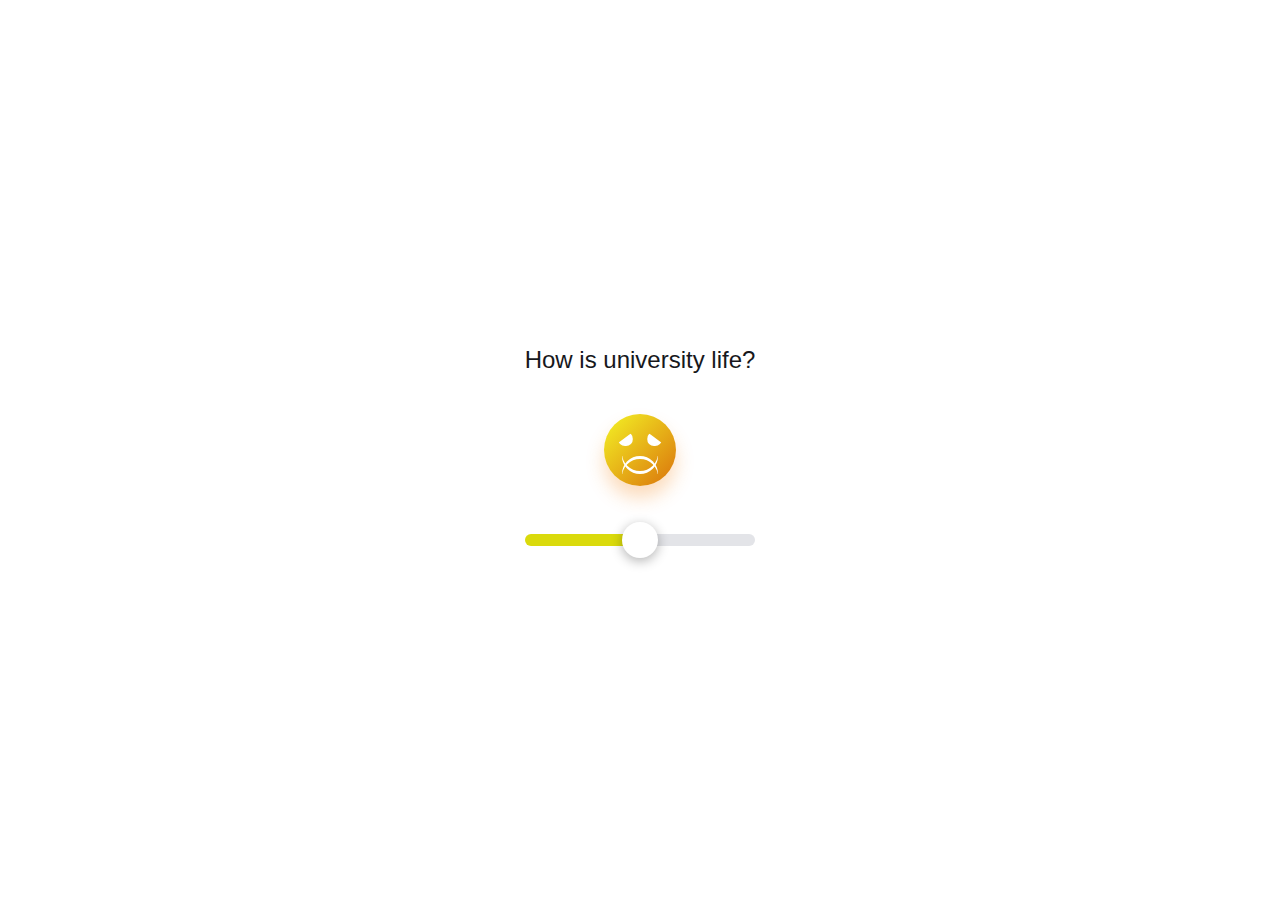
<file: emotion/text.html>
<!DOCTYPE html>
<html lang="en">
<head>
    <meta charset="UTF-8">
    <meta http-equiv="X-UA-Compatible" content="IE=edge">
    <meta name="viewport" content="width=device-width, initial-scale=1.0">
    <link rel="stylesheet" type="text/css" href="style.css">
    <title>Document</title>
</head>
<body>
    <form class="fr" action="">
        <label class="fr__label" for="face-rating">How is university life?</label>
        <div class="fr__face" role="img" aria-label="Straight face">
            <div class="fr__face-right-eye" data-right></div>
            <div class="fr__face-left-eye" data-left></div>
            <div class="fr__face-mouth-lower" data-mouth-lower></div>
            <div class="fr__face-mouth-upper" data-mouth-upper></div>
        </div>
        <input class="fr__input" id="face-rating" type="range" value="2.5" min="0" max="5" step="0.1">
    </form>
<script src="script.js"></script>


</body>
</html>
</file>
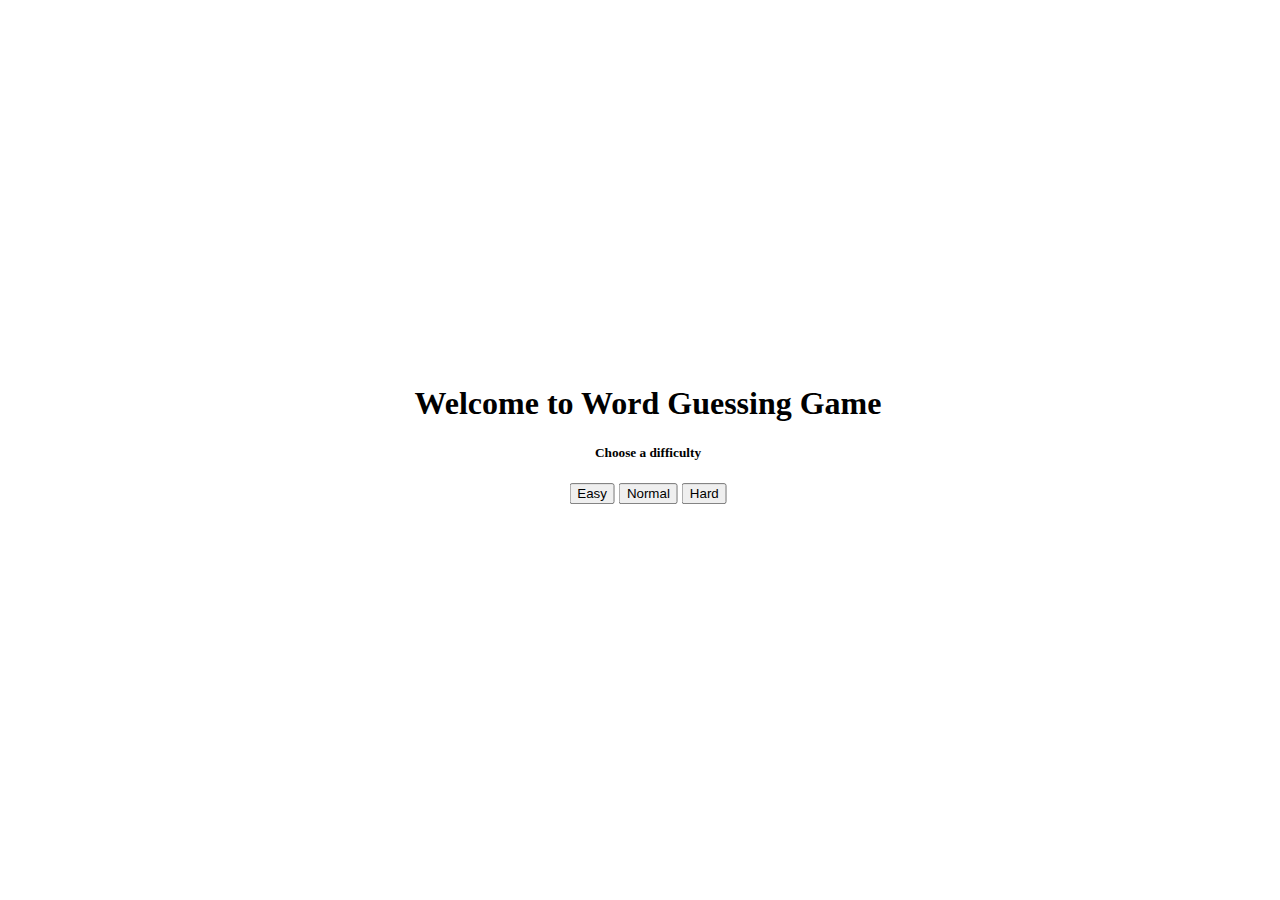
<file: enter_letter/text.html>
<!doctype html>
<html lang="en">

<head>
    <!-- Required meta tags -->
    <meta charset="utf-8">
    <meta name="viewport" content="width=device-width, initial-scale=1">

    <!-- Bootstrap CSS -->
    <link href="https://cdn.jsdelivr.net/npm/bootstrap@5.0.2/dist/css/bootstrap.min.css" rel="stylesheet"
        integrity="sha384-EVSTQN3/azprG1Anm3QDgpJLIm9Nao0Yz1ztcQTwFspd3yD65VohhpuuCOmLASjC" crossorigin="anonymous">

    <!-- Font Awesome Icons  -->
    <link rel="stylesheet" href="https://cdnjs.cloudflare.com/ajax/libs/font-awesome/5.15.1/css/all.min.css"
        integrity="sha512-+4zCK9k+qNFUR5X+cKL9EIR+ZOhtIloNl9GIKS57V1MyNsYpYcUrUeQc9vNfzsWfV28IaLL3i96P9sdNyeRssA=="
        crossorigin="anonymous" />

    <!-- CSS -->
    <link rel="stylesheet" href="style.css">

    <title>Document</title>
</head>

<body class="bg-dark text-white">
    <!-- Further code here -->
    <div id="chooseDifficulty" style="display: block">
        <h1>Welcome to Word Guessing Game</h1>
        <h5 class="my-4">Choose a difficulty</h5>
    
        <button type="button" onclick="chooseDif1()" class="btn btn-secondary btn-lg px-4 mx-2">Easy</button>
        <button type="button" onclick="chooseDif2()" class="btn btn-success btn-lg px-4 mx-2">Normal</button>
        <button type="button" onclick="chooseDif3()" class="btn btn-danger btn-lg px-4 mx-2">Hard</button>
    
    </div>
    
    <div id="startButton" style="display: none">
    
        <h1>Guess a Word</h1>
        <button class="btn btn-success btn-lg px-4 mx-2" onclick="start()">Start</button>
        <p>Note: Some words may contain a hyphen(-) ex: X-ray</p>
    
    </div>
    
    <div id="mainGame" style="display: none">
    
        <p>Enter your letter</p>
    
        <input type="text" placeholder="A" id="guess" maxlength="1">
    
        <div>
            <button onclick="enterGuess()" class="btn btn-primary my-2">Enter Letter</button>
        </div>
    
    </div>
    
    <div id="RRguess" style="display: block">
    
        <p id="rightGuess"></p>
        <p id="wrongGuess"></p>
        <p id="guessesLeft"></p>
    
    </div>
    
    <div id="youLose" style="display: none">
        <h1>You Lose</h1>
        <div>
            <button onclick="restart()">Play again?</button>
        </div>
        <p id="correctWordWas"></p>
    </div>
    
    <div id="youWin" style="display: none">
        <h2>You Win</h2>
        <div>
            <button onclick="restart()">Play again?</button>
        </div>
    </div>

    <script src="script.js"></script>
</body>

</html>
</file>
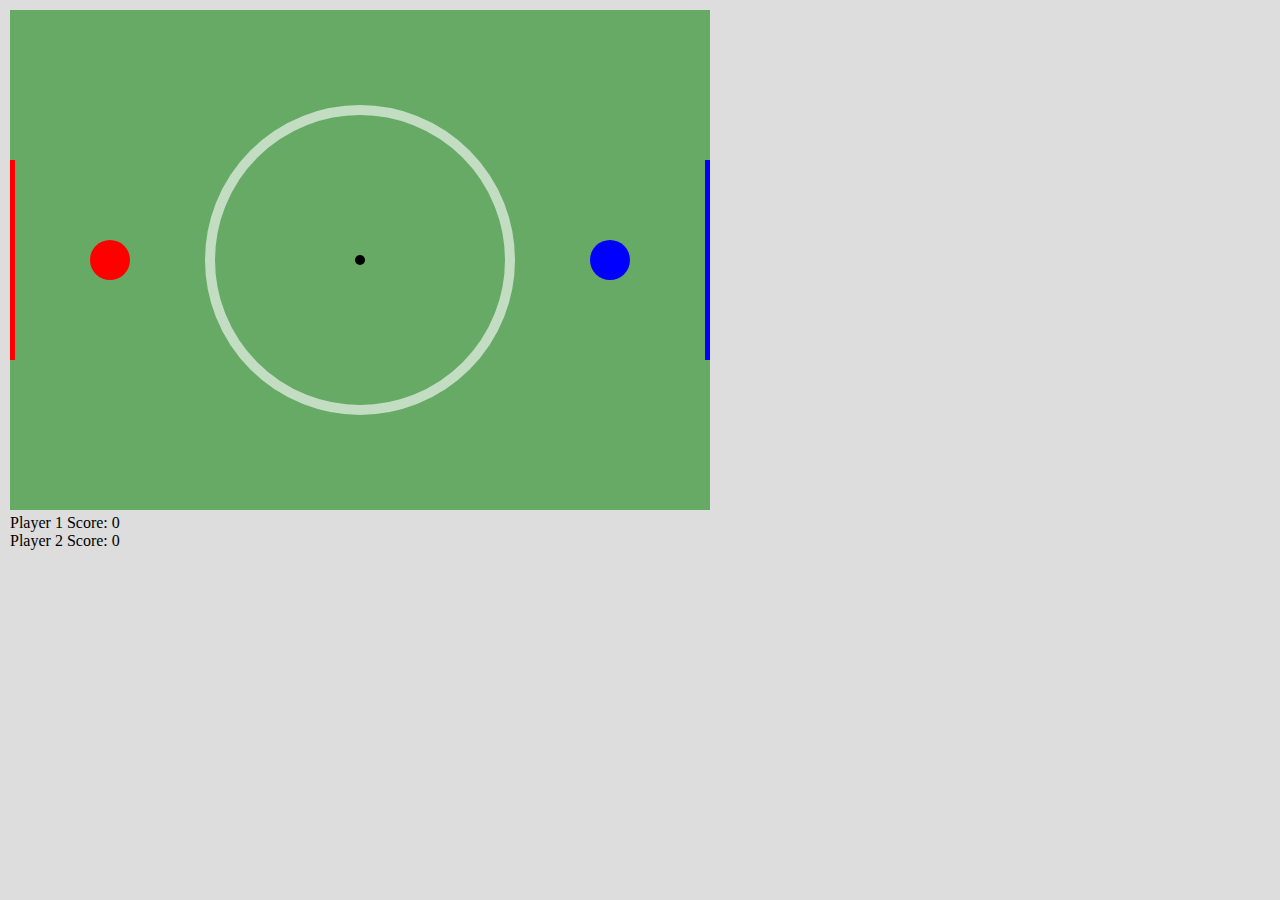
<file: futbol/text.html>
<!DOCTYPE html>
<html lang="en">
<head>
  <meta charset="UTF-8">
  <meta name="viewport" content="width=device-width, initial-scale=1.0">
  <link rel="stylesheet" type="text/css" href="style.css"></link>
  <title>Latifzadeh's games</title>
</head>
<body>
		<canvas id="canvas" width="700" height="500">Install gentoo</canvas>
		<div id="out"></div>
		<script type="text/javascript" src="script.js"></script>	
</body>
</html>
</file>
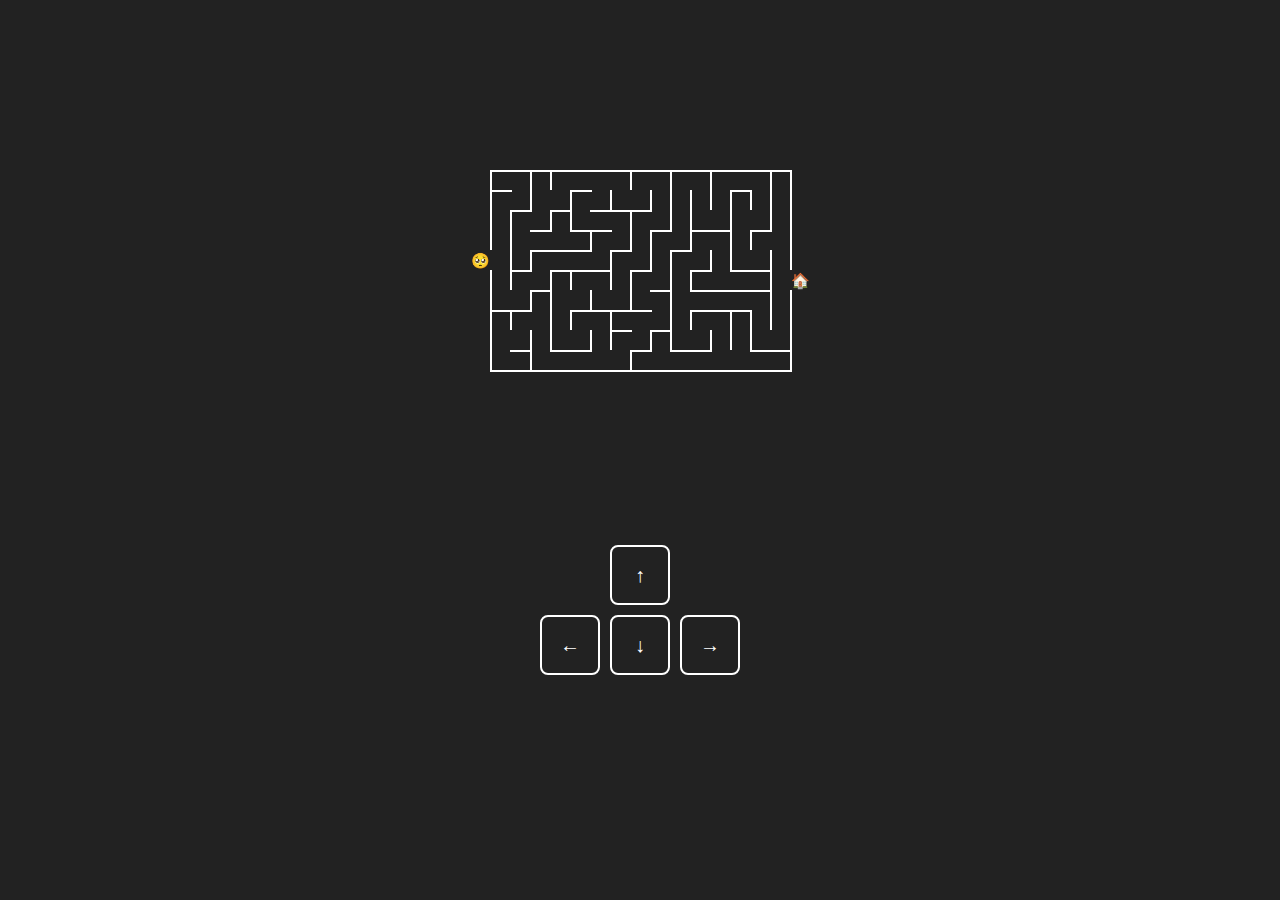
<file: game/text.html>
<!DOCTYPE html>
<html lang="en">
<head>
    <meta charset="UTF-8">
    <meta http-equiv="X-UA-Compatible" content="IE=edge">
    <meta name="viewport" content="width=device-width, initial-scale=1.0">
	
    <title>Document</title>

	<style>
		body {
		touch-action: pan-y;
	/* 	background: #282a36; */
	  
	}
	#container {
		position: absolute;
		top: 0;
		left: 0;
		right: 0;
		bottom: 0;
		background: #222;
		display: grid;
		grid-template-rows: 60% 40%;
	}
	
	#maze {
		position: absolute;
		width: 340px;
		height: 240px;
		/*background: #39a;
		
		align-self: center;
		justify-self: center;
		place-self: center center;*/
		top: 30vh;
		left: 50%;
		transform: translate(-50%, -50%);
	}
	
	.mbox,
	.controls {
		height: 100%;
		background: #222;
	/* 	align-self: top; */
	  
		display: grid;
	}
	
	.buttons {
		width: 210px;
		height: 140px;
		background: #222;
		align-self: top;
		justify-self: center;
		display: grid;
		grid-template-rows: 70px 70px;
		grid-template-columns: 70px 70px 70px;
	}
	
	.btn {
		width: 60px;
		height: 60px;
		border: 2px #fff solid;
		border-bottom: 2px #fff solid;
		align-self: center;
		justify-self: center;
		cursor: pointer;
		border-radius: 8px;
		display: grid;
		/*box-shadow: 4px 4px 10px rgba(255, 255, 255, 0.2);*/
	}
	.chevron {
		height: 20px;
		width: 20px;
		align-self: center;
		justify-self: center;
		color: #222;
		font-size: 20px;
		line-height: 20px;
		text-align: center;
		color: #fff;
	}
	
	#bu {
		grid-column-start: 2;
	}
	#bd {
		grid-column-start: 2;
		grid-row-start: 2;
	}
	#bl {
		grid-column-start: 1;
		grid-row-start: 2;
	}
	#br {
		grid-column-start: 3;
		grid-row-start: 2;
	}
	
	#thingie,
	#home {
		position: absolute;
		top: 100px;
		left: 100px;
		width: 20px;
		height: 20px;
		border-radius: 20px;
		/*background: #39a;
		transition: all .1s;*/
	}
	
	.emo {
		position: absolute;
		top: 4px;
		left: 1px;
		width: 13px;
		height: 13px;
		border-radius: 20px;
		font-size: 15px;
		line-height: 15px;
		text-align: left;
	}
	
	.barrier {
		position: absolute;
		background: #fff;
	}
	
	#top {
		top: 20px;
		left: 20px;
		width: 300px;
		height: 2px;
	}
	
	#bottom {
		top: 220px;
		left: 20px;
		width: 302px;
		height: 2px;
	}
	
	button {
		display: inline-block;
		border: none;
		padding: none;
		margin: 0;
		outline: none;
		-webkit-appearance: none;
		-moz-appearance: none;
		background: none;
		-webkit-tap-highlight-color: transparent;
	}
	
	button:hover,
	button:focus {
		-webkit-appearance: none;
	}
	
	button:focus {
		outline: none;
	}
	
	button:active {
		transform: scale(1);
		-webkit-appearance: none; 
	}
	
	</style>
	

</head>
<body>
    <div id="container">
        <div class="mbox">
        <div id="maze">
            <div id="thingie">
                <div class="emo" id="emo">🥺</div>
            </div>
            <div id="home">
                <div class="emo">🏠</div>
            </div>
            <div class="barrier" id="top"></div>
            <div class="barrier" id="bottom"></div>
        </div>
            </div>
        <div class="controls">
            <div class="buttons">
                <button class="btn" id="bu"><div class="chevron">↑</div></button>
                <button class="btn" id="bd"><div class="chevron">↓</div></button>
                <button class="btn" id="bl"><div class="chevron">←</div></button>
                <button class="btn" id="br"><div class="chevron">→</div></button>
            </div>
        </div>
    </div>


<script>
 const cont = document.getElementById("container");
const maze = document.getElementById("maze");
const thingie = document.getElementById("thingie");
const home = document.getElementById("home");
const emo = document.getElementById("emo");

const bu = document.getElementById("bu");
const bd = document.getElementById("bd");
const bl = document.getElementById("bl");
const br = document.getElementById("br");

const step = 20;
const size = 20;
const bwidth = 2;
const mazeHeight = 200;
const mazeWidth = 300;
let nogoX = [];
let nogoX2 = [];
let nogoY = [];
let nogoY2 = [];
let prevDist = mazeWidth * 2;

//tilt vars
let lastUD = 0;
let lastLR = 0;
const mThreshold = 15;
let firstMove = true;
let allowTilt = true;

//swipe vars
const sThreshold = 15;

//scroll vars
const scThreshold = 20;

//generate sides and starting position
genSides();

//define size
let my = mazeHeight / step;
let mx = mazeWidth / step;

//create full grid
let grid = [];
for (let i = 0; i < my; i++) {
	let sg = [];
	for (let a = 0; a < mx; a++) {
		sg.push({ u: 0, d: 0, l: 0, r: 0, v: 0 });
	}
	grid.push(sg);
}

//create direction arrays
let dirs = ["u", "d", "l", "r"];
let modDir = {
	u: { y: -1, x: 0, o: "d" },
	d: { y: 1, x: 0, o: "u" },
	l: { y: 0, x: -1, o: "r" },
	r: { y: 0, x: 1, o: "l" }
};

//generate maze
genMaze(0, 0, 0);
drawMaze();

//get all the barriers
const barriers = document.getElementsByClassName("barrier");
for (let b = 0; b < barriers.length; b++) {
	nogoX.push(barriers[b].offsetLeft);
	nogoX2.push(barriers[b].offsetLeft + barriers[b].clientWidth);
	nogoY.push(barriers[b].offsetTop);
	nogoY2.push(barriers[b].offsetTop + barriers[b].clientHeight);
}
//console.log(nogoX, nogoX2, nogoY, nogoY2);

document.addEventListener("keydown", keys);

function keys(e) {
	let code = e.code;
	switch (code) {
		//arrows
		case "ArrowUp":
			up();
			break;
		case "ArrowDown":
			down();
			break;
		case "ArrowLeft":
			left();
			break;
		case "ArrowRight":
			right();
			break;
		//wasd
		case "KeyW":
			up();
			break;
		case "KeyS":
			down();
			break;
		case "KeyA":
			left();
			break;
		case "KeyD":
			right();
			break;
	}
}

bu.addEventListener("click", (e) => {
	up();
	firstMove = true;
});
bd.addEventListener("click", (e) => {
	down();
	firstMove = true;
});
bl.addEventListener("click", (e) => {
	left();
	firstMove = true;
});
br.addEventListener("click", (e) => {
	right();
	firstMove = true;
});

function up() {
	animKeys(bu);
	if (checkYboundry("u")) {
		thingie.style.top = thingie.offsetTop - step + "px";
		updateEmo(false);
	}
}

function down() {
	animKeys(bd);
	if (checkYboundry("d")) {
		thingie.style.top = thingie.offsetTop + step + "px";
		updateEmo(false);
	}
}

function left() {
	animKeys(bl);
	if (checkXboundry("l")) {
		thingie.style.left = thingie.offsetLeft - step + "px";
	}
	updateEmo(true);
}

function right() {
	animKeys(br);
	if (checkXboundry("r")) {
		thingie.style.left = thingie.offsetLeft + step + "px";
	}
	updateEmo(true);
}

//check if one can move horizontally
function checkXboundry(dir) {
	let x = thingie.offsetLeft;
	let y = thingie.offsetTop;
	let ok = [];
	let len = Math.max(nogoX.length, nogoX2.length, nogoY.length, nogoY2.length);

	let check = 0;
	for (let i = 0; i < len; i++) {
		check = 0;
		if (y < nogoY[i] || y > nogoY2[i] - size) {
			check = 1;
		}
		if (dir === "r") {
			if (x < nogoX[i] - size || x > nogoX2[i] - size) {
				check = 1;
			}
		}
		if (dir === "l") {
			if (x < nogoX[i] || x > nogoX2[i]) {
				check = 1;
			}
		}
		ok.push(check);
	}
	//check what to return
	let res = ok.every(function (e) {
		return e > 0;
	});
	return res;
}

//check if one can move vertically
function checkYboundry(dir) {
	let x = thingie.offsetLeft;
	let y = thingie.offsetTop;
	let ok = [];
	let len = Math.max(nogoX.length, nogoX2.length, nogoY.length, nogoY2.length);

	let check = 0;
	for (let i = 0; i < len; i++) {
		check = 0;
		if (x < nogoX[i] || x > nogoX2[i] - size) {
			check = 1;
		}
		if (dir === "u") {
			if (y < nogoY[i] || y > nogoY2[i]) {
				check = 1;
			}
		}
		if (dir === "d") {
			if (y < nogoY[i] - size || y > nogoY2[i] - size) {
				check = 1;
			}
		}
		ok.push(check);
	}
	//check what to return
	let res = ok.every(function (e) {
		return e > 0;
	});
	return res;
}

//generate sides with random entry and exit points
function genSides() {
	let max = mazeHeight / step;
	let l1 = Math.floor(Math.random() * max) * step;
	//let l1 = 0;
	let l2 = mazeHeight - step - l1;
	//console.log(l1, l2);

	let lb1 = document.createElement("div");
	lb1.style.top = step + "px";
	lb1.style.left = step + "px";
	lb1.style.height = l1 + "px";

	let lb2 = document.createElement("div");
	lb2.style.top = l1 + step * 2 + "px";
	lb2.style.left = step + "px";
	lb2.style.height = l2 + "px";

	let rb1 = document.createElement("div");
	rb1.style.top = step + "px";
	rb1.style.left = mazeWidth + step + "px";
	rb1.style.height = l2 + "px";

	let rb2 = document.createElement("div");
	rb2.style.top = l2 + step * 2 + "px";
	rb2.style.left = mazeWidth + step + "px";
	rb2.style.height = l1 + "px";

	//create invisible barriers for start and end: vertical left, vertical right, left top, left bottom, right top, right bottom
	nogoX.push(0, mazeWidth + 2 * step, 0, 0, mazeWidth + step, mazeWidth + step);
	nogoX2.push(
		0 + bwidth,
		mazeWidth + 2 * step + bwidth,
		step,
		step,
		mazeWidth + 2 * step,
		mazeWidth + 2 * step
	);
	nogoY.push(
		l1 + step,
		l2 + step,
		l1 + step,
		l1 + 2 * step,
		l2 + step,
		l2 + 2 * step
	);
	nogoY2.push(
		l1 + 2 * step,
		l2 + 2 * step,
		l1 + step + bwidth,
		l1 + 2 * step + bwidth,
		l2 + step + bwidth,
		l2 + 2 * step + bwidth
	);
	//set start-pos
	thingie.style.top = l1 + step + "px";
	thingie.style.left = 0 + "px";
	//set end-pos & store height of end
	home.style.top = l2 + step + "px";
	home.style.left = mazeWidth + step + "px";

	//style & append
	let els = [lb1, lb2, rb1, rb2];
	for (let i = 0; i < els.length; i++) {
		confSideEl(els[i]);
		maze.appendChild(els[i]);
	}
}

function confSideEl(el) {
	el.setAttribute("class", "barrier");
	el.style.width = bwidth + "px";
}

//gen maze using Recursive Backtracking
function genMaze(cx, cy, s) {
	// shuffle unchecked directions
	let d = limShuffle(dirs, s);

	for (let i = 0; i < d.length; i++) {
		let nx = cx + modDir[d[i]].x;
		let ny = cy + modDir[d[i]].y;
		grid[cy][cx].v = 1;

		if (nx >= 0 && nx < mx && ny >= 0 && ny < my && grid[ny][nx].v === 0) {
			grid[cy][cx][d[i]] = 1;
			grid[ny][nx][modDir[d[i]].o] = 1;
			//avoid shuffling d if d's not exhausted.. hence the i
			genMaze(nx, ny, i);
		}
	}
}

//draw maze
function drawMaze() {
	for (let x = 0; x < mx; x++) {
		for (let y = 0; y < my; y++) {
			let l = grid[y][x].l;
			let r = grid[y][x].r;
			let u = grid[y][x].u;
			let d = grid[y][x].d;

			drawLines(x, y, l, r, u, d);
		}
	}
}

//draw the actual lines
function drawLines(x, y, l, r, u, d) {
	let top = (y + 1) * step;
	let left = (x + 1) * step;
	if (l === 0 && x > 0) {
		let el = document.createElement("div");
		el.style.left = left + "px";
		el.style.height = step + "px";
		el.style.top = top + "px";
		el.setAttribute("class", "barrier");
		el.style.width = bwidth + "px";
		maze.appendChild(el);
	}

	if (d === 0 && y < my - 1) {
		let el = document.createElement("div");
		el.style.left = left + "px";
		el.style.height = bwidth + "px";
		el.style.top = top + step + "px";
		el.setAttribute("class", "barrier");
		el.style.width = step + bwidth + "px";
		maze.appendChild(el);
	}
}

function limShuffle(array, s) {
	let con = array.slice(0, s);
	let ran = array.slice(s, array.length);

	for (let i = ran.length - 1; i > 0; i--) {
		const j = Math.floor(Math.random() * (i + 1));
		//console.log(i, j);
		[ran[i], ran[j]] = [ran[j], ran[i]];
	}
	let comb = con.concat(ran);
	return comb;
}

function animKeys(key) {
	if (key.id === "bu") {
		key.style.border = "3px #fff solid";
		key.style.borderTop = "1px #fff solid";
		key.style.borderBottom = "4px #fff solid";
		key.style.transform = "translateY(-2px)";
	}
	if (key.id === "bd") {
		key.style.border = "3px #fff solid";
		key.style.borderBottom = "1px #fff solid";
		key.style.borderTop = "4px #fff solid";
		key.style.transform = "translateY(2px)";
	}
	if (key.id === "bl") {
		key.style.border = "3px #fff solid";
		key.style.borderLeft = "1px #fff solid";
		key.style.borderRight = "4px #fff solid";
		key.style.transform = "translateX(-2px)";
	}
	if (key.id === "br") {
		key.style.border = "3px #fff solid";
		key.style.borderRight = "1px #fff solid";
		key.style.borderLeft = "4px #fff solid";
		key.style.transform = "translateX(2px)";
	}

	//reset
	setTimeout(() => {
		key.style.border = "2px #fff solid";
		key.style.borderTop = "2px #fff solid";
		key.style.borderBottom = "2px #fff solid";
		key.style.borderLeft = "2px #fff solid";
		key.style.borderRight = "2px #fff solid";
		key.style.transform = "translateY(0px)";
		key.style.transform = "translateX(0px)";
	}, "150");
}

let maxl = 0;
let prevl = 0;
function updateEmo(lr) {
	//simple/manual emo-adjustment - old
	if (lr) {
		if (thingie.offsetLeft < maxl) {
			emo.innerHTML = "🙄";
		}
		if (thingie.offsetLeft < maxl - 2 * step) {
			emo.innerHTML = "😒";
		}
		if (thingie.offsetLeft < maxl - 4 * step) {
			emo.innerHTML = "😣";
		}
		if (thingie.offsetLeft < maxl - 6 * step) {
			emo.innerHTML = "🤬";
		}
		if (thingie.offsetLeft > prevl) {
			emo.innerHTML = "😐";
		}
		if (thingie.offsetLeft >= maxl) {
			if (thingie.offsetLeft > mazeWidth * 0.6) {
				emo.innerHTML = "😀";
			} else {
				emo.innerHTML = "🙂";
			}
			maxl = thingie.offsetLeft;
		}
		if (thingie.offsetLeft === 0) {
			emo.innerHTML = "😢";
		}
		if (
			thingie.offsetLeft > mazeWidth - step &&
			thingie.offsetTop === home.offsetTop
		) {
			emo.innerHTML = "🤗";
			home.innerHTML = "🏠";
		}
		if (thingie.offsetLeft > mazeWidth) {
			emo.innerHTML = "";
			home.innerHTML = "🥳";
		}
		prevl = thingie.offsetLeft;
	} else {
		if (thingie.offsetLeft > (mazeWidth - step) && thingie.offsetTop === home.offsetTop) {
			emo.innerHTML = "🤗";
		}else{
			if(thingie.offsetLeft > (mazeWidth - step) && thingie.offsetTop != home.offsetTo){
				emo.innerHTML = "🙄";
			}
		}
	}

	// 	//Variant: Detect distance to target using old Greeks: Phytagoras (More scientifically interesting, but somehow less funny 🙃)
	// 	let h = home.offsetLeft - thingie.offsetLeft;
	// 	let v = Math.abs(home.offsetTop - thingie.offsetTop);
	// 	let dist = Math.hypot(h, v);
	// 	console.log(h, v, dist);

	// 	//dist = h;

	// 	//dynamic stuff
	// 	if (dist <= prevDist) {
	// 		//happy
	// 		emo.innerHTML = "😀";
	// 	} else {
	// 		//sad
	// 		emo.innerHTML = "🙄";
	// 	}

	// 	//fixed values
	// 	if (dist === 20) {
	// 		emo.innerHTML = "🤗";
	// 	}
	// 	if (dist === 0) {
	// 		emo.innerHTML = "🥳";
	// 		home.innerHTML = "";
	// 	} else {
	// 		home.innerHTML = "🏠";
	// 	}

	// 	prevDist = dist;
}

//navigate with tilting
window.addEventListener("deviceorientation", handleOrientation);

function tiltTimer() {
	allowTilt = false;
	setTimeout(() => {
		allowTilt = true;
	}, "200");
}

function handleOrientation(e) {
	//up/down = beta (smaller = up)
	//left/right = gamma (neg = left)

	if (firstMove) {
		lastUD = e.beta;
		lastLR = e.gamma;
		firstMove = false;
	}
	if (allowTilt) {
		if (e.beta < lastUD - mThreshold) {
			up();
			tiltTimer();
		}
		if (e.beta > lastUD + mThreshold) {
			down();
			tiltTimer();
		}
		if (e.gamma < lastLR - mThreshold) {
			left();
			tiltTimer();
		}
		if (e.gamma > lastLR + mThreshold) {
			right();
			tiltTimer();
		}
	}
}

//navigate with controller
let haveEvents = "ongamepadconnected" in window;
let gp = [];
let allowU = true;
let allowD = true;
let allowL = true;
let allowR = true;

let allowAU = true;
let allowAD = true;
let allowAL = true;
let allowAR = true;

window.addEventListener("gamepadconnected", connectGamepad);
window.addEventListener("gamepaddisconnected", disconnectGamepad);

function disconnectGamepad() {
	gp = [];
}

function connectGamepad(e) {
	console.log("trying to connect");
	gp[0] = e.gamepad;
	requestAnimationFrame(updateStatus);
}

function updateStatus() {
	if (!haveEvents) {
		scangamepads();
	}

	for (let i = 0; i < gp[0].buttons.length; i++) {
		//up
		if (gp[0].buttons[12].pressed) {
			if (allowU) {
				up();
				gpTimer("u");
			}
		}
		if (gp[0].buttons[12].pressed === false) {
			allowU = true;
		}

		//down
		if (gp[0].buttons[13].pressed) {
			if (allowD) {
				down();
				gpTimer("d");
			}
		}
		if (gp[0].buttons[13].pressed === false) {
			allowD = true;
		}

		//left
		if (gp[0].buttons[14].pressed) {
			if (allowL) {
				left();
				gpTimer("l");
			}
		}
		if (gp[0].buttons[14].pressed === false) {
			allowL = true;
		}

		//up
		if (gp[0].buttons[15].pressed) {
			if (allowR) {
				right();
				gpTimer("r");
			}
		}
		if (gp[0].buttons[15].pressed === false) {
			allowR = true;
		}
	}

	for (let j = 0; j < gp[0].axes.length; j++) {
		//console.log(gp[0].axes[3]);
		if (gp[0].axes[1] < -0.8 || gp[0].axes[3] < -0.8) {
			if (allowAU) {
				up();
				gpATimer("u");
			}
		}
		if (gp[0].axes[1] > 0.8 || gp[0].axes[3] > 0.8) {
			if (allowAD) {
				down();
				gpATimer("d");
			}
		}
		if (gp[0].axes[0] < -0.8 || gp[0].axes[2] < -0.8) {
			if (allowAL) {
				left();
				gpATimer("l");
			}
		}
		if (gp[0].axes[0] > 0.8 || gp[0].axes[2] > 0.8) {
			if (allowAR) {
				right();
				gpATimer("r");
			}
		}
	}

	requestAnimationFrame(updateStatus);
}

function scangamepads() {
	var gamepads = navigator.getGamepads
		? navigator.getGamepads()
		: navigator.webkitGetGamepads
		? navigator.webkitGetGamepads()
		: [];
	for (var i = 0; i < gamepads.length; i++) {
		if (gamepads[i]) {
			if (gamepads[i].index in gp) {
				gp[gamepads[i].index] = gamepads[i];
			} else {
				addgamepad(gamepads[i]);
			}
		}
	}
}

if (!haveEvents) {
	setInterval(scangamepads, 500);
}

function gpTimer(adir) {
	switch (adir) {
		case "u":
			allowU = false;
			break;

		case "d":
			allowD = false;
			break;

		case "l":
			allowL = false;
			break;

		case "r":
			allowR = false;
			break;
	}

	setTimeout(() => {
		allowU = true;
		allowD = true;
		allowL = true;
		allowR = true;
	}, "200");
}

function gpATimer(adir) {
	switch (adir) {
		case "u":
			allowAU = false;
			break;

		case "d":
			allowAD = false;
			break;

		case "l":
			allowAL = false;
			break;

		case "r":
			allowAR = false;
			break;
	}

	setTimeout(() => {
		allowAU = true;
		allowAD = true;
		allowAL = true;
		allowAR = true;
	}, "200");
}



//Navigate with swipe
let lasttouchpY = 0;
let lasttouchpX = 0;
cont.addEventListener("touchstart", (e) => {
	lasttouchpY = e.changedTouches[0].pageY;
	lasttouchpX = e.changedTouches[0].pageX;
});

cont.addEventListener("touchmove", (e) => {
	e.preventDefault();
	//console.log("touch " + e.changedTouches[0].pageY);
	let diffY = e.changedTouches[0].pageY - lasttouchpY;
	let diffX = e.changedTouches[0].pageX - lasttouchpX;
	if (diffY > sThreshold) {
		down();
		lasttouchpY = e.changedTouches[0].pageY;
	} else {
		if (diffY < -1 * sThreshold) {
			up();
			lasttouchpY = e.changedTouches[0].pageY;
		}
	}
	if (diffX > sThreshold) {
		right();
		lasttouchpX = e.changedTouches[0].pageX;
	} else {
		if (diffX < -1 * sThreshold) {
			left();
			lasttouchpX = e.changedTouches[0].pageX;
		}
	}
});

//Navigate with scrolling
let lastscrollpY = 0;
let lastscrollpX = 0;
cont.addEventListener("wheel", (e) => {
	//console.log("scrollY: " + e.deltaY + " scrollX: " + e.deltaX);

	//handle Y scrolling
	lastscrollpY = lastscrollpY + e.deltaY;
	if (lastscrollpY > 0 && e.deltaY < 0) {
		lastscrollpY = 0;
	}
	if (lastscrollpY < 0 && e.deltaY > 0) {
		lastscrollpY = 0;
	}

	if (lastscrollpY > scThreshold) {
		up();
		lastscrollpY = 0;
	}
		if (lastscrollpY < (-1 * scThreshold)) {
		down();
		lastscrollpY = 0;
	}
	
	//handle X scrolling
	lastscrollpX = lastscrollpX + e.deltaX;
	if (lastscrollpX > 0 && e.deltaX < 0) {
		lastscrollpX = 0;
	}
	if (lastscrollpX < 0 && e.deltaX > 0) {
		lastscrollpX = 0;
	}

	if (lastscrollpX > scThreshold) {
		left();
		lastscrollpX = 0;
	}
		if (lastscrollpX < (-1 * scThreshold)) {
		right();
		lastscrollpX = 0;
	}
});
</script>
   
</body>
</html>
</file>
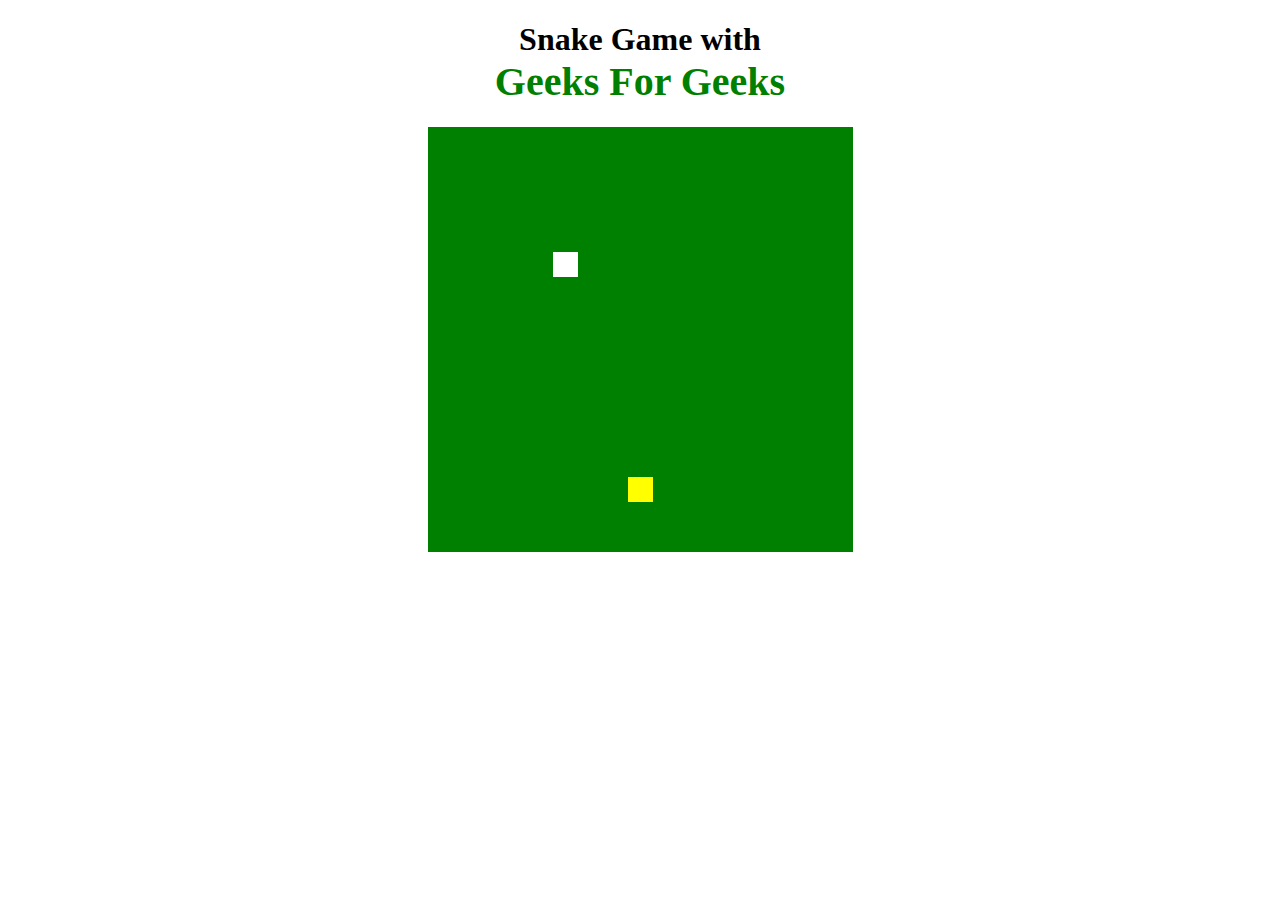
<file: ilan/text.html>
<!DOCTYPE html>
<html>
 
<head>
    <meta charset="UTF-8">
    <meta name="viewport",
          content="width=device-width, initial-scale=1.0">
    <title>Snake Game with GFG</title>
    <link rel="stylesheet" href="style.css">
    <script src="script.js"></script>
</head>
 
<body>
    <h1>Snake Game with
          <div class="geeks">Geeks For Geeks</div>
    </h1>
    <canvas id="board"></canvas>
</body>
 
</html>
</file>
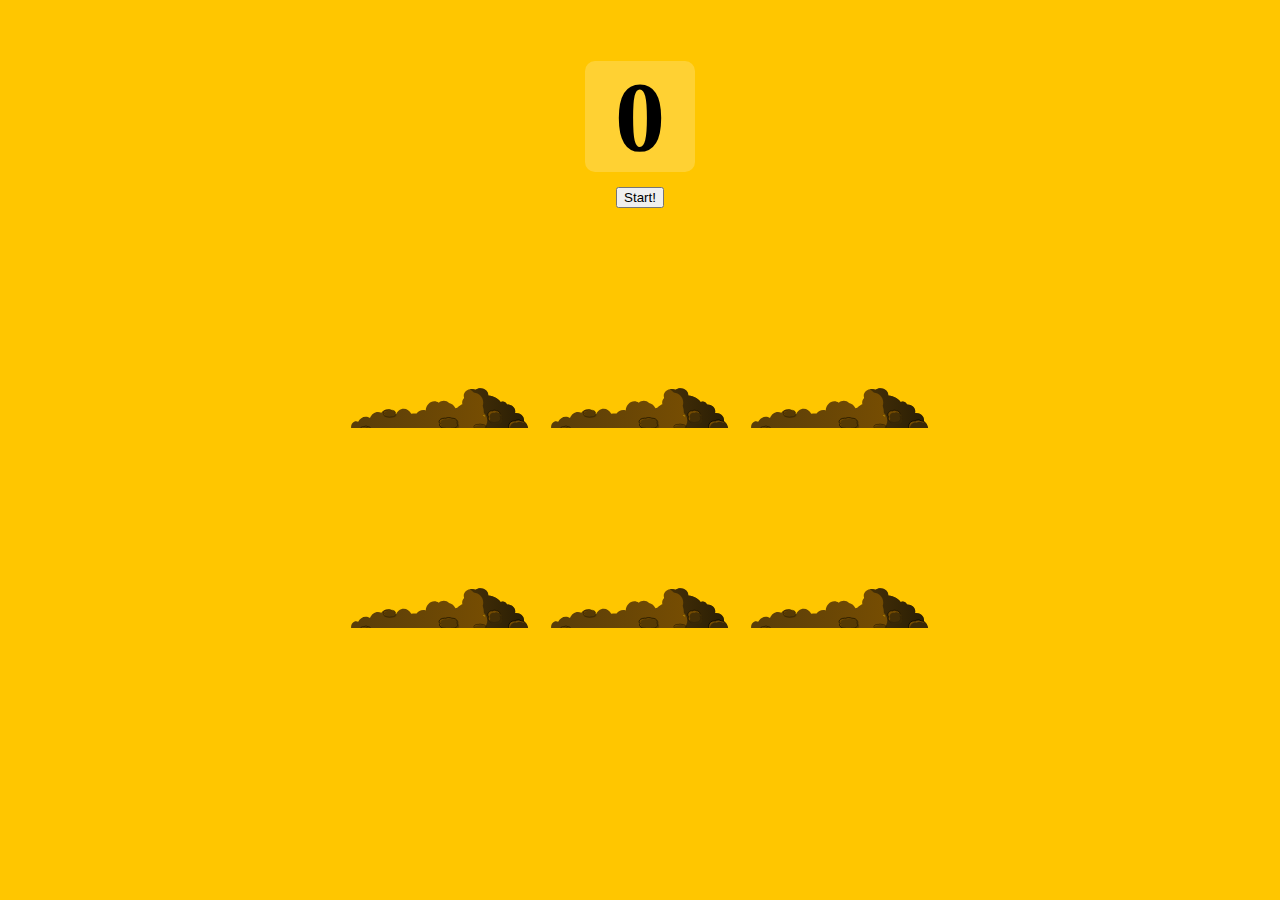
<file: oyun/text.html>
<!DOCTYPE html>
<html lang="en">
<head>
    <meta charset="UTF-8">
    <meta name="viewport" content="width=device-width, initial-scale=1.0">
    <title>Document</title>
    <link rel="stylesheet" href="style.css">

</head>
<body>
    <h1> <span class="score">0</span></h1>

<div class="controls">
  <button onClick="startGame()">Start!</button>
</div>

<div class="game">
  <div class="hole hole1">
    <div class="mole"></div>
  </div>
  <div class="hole hole2">
    <div class="mole"></div>
  </div>
  <div class="hole hole3">
    <div class="mole"></div>
  </div>
  <div class="hole hole4">
    <div class="mole"></div>
  </div>
  <div class="hole hole5">
    <div class="mole"></div>
  </div>
  <div class="hole hole6">
    <div class="mole"></div>
  </div>
</div>

<script src="script.js"></script>

</body>
</html>
</file>
<file: chatgpt/style.css>
/* Import Google font - Poppins */
@import url('https://fonts.googleapis.com/css2?family=Poppins:wght@400;500;600&display=swap');
* {
  margin: 0;
  padding: 0;
  box-sizing: border-box;
  font-family: "Poppins", sans-serif;
}
:root {
  --text-color: #FFFFFF;
  --icon-color: #ACACBE;
  --icon-hover-bg: #5b5e71;
  --placeholder-color: #dcdcdc;
  --outgoing-chat-bg: #343541;
  --incoming-chat-bg: #444654;
  --outgoing-chat-border: #343541;
  --incoming-chat-border: #444654;
}
.light-mode {
  --text-color: #343541;
  --icon-color: #a9a9bc;
  --icon-hover-bg: #f1f1f3;
  --placeholder-color: #6c6c6c;
  --outgoing-chat-bg: #FFFFFF;
  --incoming-chat-bg: #F7F7F8;
  --outgoing-chat-border: #FFFFFF;
  --incoming-chat-border: #D9D9E3;
}
body {
  background: var(--outgoing-chat-bg);
}

/* Chats container styling */
.chat-container {
  overflow-y: auto;
  max-height: 100vh;
  padding-bottom: 150px;
}
:where(.chat-container, textarea)::-webkit-scrollbar {
  width: 6px;
}
:where(.chat-container, textarea)::-webkit-scrollbar-track {
  background: var(--incoming-chat-bg);
  border-radius: 25px;
}
:where(.chat-container, textarea)::-webkit-scrollbar-thumb {
  background: var(--icon-color);
  border-radius: 25px;
}
.default-text {
  display: flex;
  align-items: center;
  justify-content: center;
  flex-direction: column;
  height: 70vh;
  padding: 0 10px;
  text-align: center;

  color: var(--text-color);
}
.default-text h1 {
  font-size: 5.3rem;
  color: rgb(48, 116, 93);
}
.default-text p {
  margin-top: 10px;
  font-size: 1.1rem;
}
.default-text span{
  font-size: 2.1rem;
  font-weight: 600;
  text-decoration: underline;
  color: #e55865;
}
.chat-container .chat {
  padding: 25px 10px;
  display: flex;
  justify-content: center;
  color: var(--text-color);
}
.chat-container .chat.outgoing {
  background: var(--outgoing-chat-bg);
  border: 1px solid var(--outgoing-chat-border);
}
.chat-container .chat.incoming {
  background: var(--incoming-chat-bg);
  border: 1px solid var(--incoming-chat-border);
}
.chat .chat-content {
  display: flex;
  max-width: 1200px;
  width: 100%;
  align-items: flex-start;
  justify-content: space-between;
}
span.material-symbols-rounded {
  user-select: none;
  cursor: pointer;
}
.chat .chat-content span {
  cursor: pointer;
  font-size: 1.3rem;
  color: var(--icon-color);
  visibility: hidden;
}
.chat:hover .chat-content:not(:has(.typing-animation), :has(.error)) span {
  visibility: visible;
}
.chat .chat-details {
  display: flex;
  align-items: center;
}
.chat .chat-details img {
  width: 35px;
  height: 35px;
  align-self: flex-start;
  object-fit: cover;
  border-radius: 2px;
}
.chat .chat-details p {
  white-space: pre-wrap;
  font-size: 1.05rem;
  padding: 0 50px 0 25px;
  color: var(--text-color);
  word-break: break-word;
}
.chat .chat-details p.error {
  color: #e55865;
}
.chat .typing-animation {
  padding-left: 25px;
  display: inline-flex;
}
.typing-animation .typing-dot {
  height: 7px;
  width: 7px;
  border-radius: 50%;
  margin: 0 3px;
  opacity: 0.7;
  background: var(--text-color);
  animation: animateDots 1.5s var(--delay) ease-in-out infinite;
}
.typing-animation .typing-dot:first-child {
  margin-left: 0;
}
@keyframes animateDots {
  0%,44% {
    transform: translateY(0px);
  }
  28% {
    opacity: 0.4;
    transform: translateY(-6px);
  }
  44% {
    opacity: 0.2;
  }
}

/* Typing container styling */
.typing-container {
  position: fixed;
  bottom: 0;
  width: 100%;
  display: flex;
  padding: 20px 10px;
  justify-content: center;
  background: var(--outgoing-chat-bg);
  border-top: 1px solid var(--incoming-chat-border);
}
.typing-container .typing-content {
  display: flex;
  max-width: 950px;
  width: 100%;
  align-items: flex-end;
}
.typing-container .typing-textarea {
  width: 100%;
  display: flex;
  position: relative;
}
.typing-textarea textarea {
  resize: none;
  height: 55px;
  width: 100%;
  border: none;
  padding: 15px 45px 15px 20px;
  color: var(--text-color);
  font-size: 1rem;
  border-radius: 4px;
  max-height: 250px;
  overflow-y: auto;
  background: var(--incoming-chat-bg);
  outline: 1px solid var(--incoming-chat-border);
}
.typing-textarea textarea::placeholder {
  color: var(--placeholder-color);
}
.typing-content span {
  width: 55px;
  height: 55px;
  display: flex;
  border-radius: 4px;
  font-size: 1.35rem;
  align-items: center;
  justify-content: center;
  color: var(--icon-color);
}
.typing-textarea span {
  position: absolute;
  right: 0;
  bottom: 0;
  visibility: hidden;
}
.typing-textarea textarea:valid ~ span {
  visibility: visible;
}
.typing-controls {
  display: flex;
}
.typing-controls span {
  margin-left: 7px;
  font-size: 1.4rem;
  background: var(--incoming-chat-bg);
  outline: 1px solid var(--incoming-chat-border);
}
.typing-controls span:hover {
  background: var(--icon-hover-bg);
}

/* Reponsive Media Query */
@media screen and (max-width: 600px) {
  .default-text h1 {
    font-size: 2.3rem;
  }
  :where(.default-text p, textarea, .chat p) {
    font-size: 0.95rem!important;
  }
  .chat-container .chat {
    padding: 20px 10px;
  }
  .chat-container .chat img {
    height: 32px;
    width: 32px;
  }
  .chat-container .chat p {
    padding: 0 20px;
  }
  .chat .chat-content:not(:has(.typing-animation), :has(.error)) span {
    visibility: visible;
  }
  .typing-container {
    padding: 15px 10px;
  }
  .typing-textarea textarea {
    height: 45px;
    padding: 10px 40px 10px 10px;
  }
  .typing-content span {
    height: 45px;
    width: 45px;
    margin-left: 5px;
  }
  span.material-symbols-rounded {
    font-size: 1.25rem!important;
  }
}
</file>
<file: building/style.css>
/*** Pending to add some details on windows ***/

@property --glass {
	syntax: '<angle>';
	inherits: false;
	initial-value: 337deg;
}

* {
	transform-style: preserve-3d;
	box-sizing: border-box;
}

body {
	margin: 0;
	padding: 0;
	width: 100vw;
	height: 100vh;
	overflow: hidden;
	display: flex;
	align-items: flex-end;
	justify-content: center;
	--cbz: cubic-bezier(0.68, -0.55, 0.27, 1.55);
}

.content {
	--frame: #070b32;
	--bush: #181b38;
	--dot1: radial-gradient(circle at 50% 50%, var(--bush) 0 0.25vmin, #fff0 calc(0.25vmin + 1px) 100%);
	--dot2: radial-gradient(circle at 50% 50%, var(--bush) 0 0.5vmin, #fff0 calc(0.5vmin + 1px) 100%);
	--dot3: radial-gradient(circle at 50% 50%, var(--bush) 0 1.15vmin, #fff0 calc(1.15vmin + 1px) 100%);
	--glass: 337deg;
	--luz1: hsl(var(--glass) 60% 50% / 60%);
	--luz2: hsl(var(--glass) 54% 32%);
	--luz3: hsl(var(--glass) 54% 25%);
	transition: --glass 3s;
	width: 80vmin;
	height: 100vh;
	display: flex;
	align-items: flex-end;
	justify-content: center;
	animation: start-glass 3s var(--cbz) 0s 1;
}

@keyframes start-glass {
	0% { --glass: 200deg; }
	100% { --glass: 337deg; }
}

.content:before {
	content: "";
	position: absolute;
	width: 100vw;
	height: 100%;
	background: linear-gradient(180deg, #000, #080212, #341c5e, #50587e, #0079d9, #39a7ff,  #70c6ed 100%);
	background-repeat: no-repeat;
	background-size:  100% 300%;
	background-position: 0% 10%;
	transform: translateZ(-100vmin);
	transition: all 3s var(--cbz) 0s;
	animation: start-bg 3s var(--cbz) 0s 1;
}

.content:after {
	content: "";
	position: absolute;
	width: 100vw;
	height: 200%;
	--s1: radial-gradient(0.1vmin 0.1vmin at 50% 50%, #ffffff, #fff0);
	--s2: radial-gradient(0.2vmin 0.2vmin at 50% 50%, #ffffff, #fff0);
	background-image: var(--s1),var(--s1), var(--s1),var(--s2), var(--s2),var(--s1), var(--s2),var(--s1), var(--s2),var(--s1), var(--s2),var(--s1), var(--s2),var(--s1), var(--s1),var(--s2), var(--s2),var(--s1), var(--s1),var(--s2), var(--s1),var(--s1);
	background-repeat: repeat-x;
	background-size: 26% 25%, 43.33% 33.33%, 50% 80%, 20% 20%, 33.33% 75.33%, 26% 73%, 39.33% 22%, 33.33% 26%, 31% 32%, 14.33% 35.33%, 18.33% 62.33%, 39.33% 86.33%, 29.33% 69%, 12.33% 30.33%, 29.33% 41.33%, 22.33% 46.33%, 35.33% 27.33%, 22.33% 39.33%, 20.33% 44.33%, 33.33% 56.33%;
	filter: drop-shadow(0px 0px 2px #fff) drop-shadow(0px 0px 5px #fff);
	background-position: -8% -10%;
	transform: translateZ(-100vmin);
	transition: all 3s var(--cbz) 0s;
	top: -16vmin;
	animation: start-stars 3s var(--cbz) 0s 1;
}


input#day-night:checked ~ .content:before {
	background-position: 0% 90%;
	transition: all 3s var(--cbz) 0s;
}

input#day-night:checked ~ .content:after {
	top: -100%;
	transition: all 3s var(--cbz) 0s;
}

@keyframes start-stars {
	0% { top: -100%; }
	100% { top: 0%; }
}

@keyframes start-bg {
	0% { background-position: 0% 90%; }
	100% { background-position: 0% 10%; }
}


.moon-sun {
	position: absolute;
	width: 18vmin;
	height: 18vmin;
	bottom: 70vmin;
	margin-left: 90vmin;
	border-radius: 100%;
	background-repeat: no-repeat;
	animation: change-sm 3s var(--cbz) 0s 1;
	animation-fill-mode: forwards;
	background: radial-gradient(circle at 45% 55%, #fff -13%, yellow 35%, orange 90%, #fff0 90%);
	box-shadow: 0 0 6em 3em #ff9800, 0 0 8em 0 #ff9800 inset, 0 0 20px 5px #fdfdfd;
	--moon: 
		radial-gradient( circle at 26% 71%, #ffffff 8%, #fff0 12% ), 
		radial-gradient( circle at 23% 75%, #ccc 0% 1%, #fff0 10% ), 
		radial-gradient( circle at 14% 42%, #fdfdfd 7%, #fff0 11% ), 
		radial-gradient( circle at 12% 45%, #ccc 0%, #fff0 7% ), 
		radial-gradient( circle at 23% 57%, #f9f9f9 2%, #fff0 6% ), 
		radial-gradient( circle at 22% 58%, #ccc -2%, #fff0 4% ), 
		radial-gradient(circle at 83% 25%, #fff0 10vmin, #fff calc(10vmin + 1px));
	filter: drop-shadow(0px 1px 6vmin #6493a9) drop-shadow(0px 1px 6vmin #fdfdfd);		
}

input#day-night:checked ~ .content .moon-sun {
	animation: change-ms 3s var(--cbz) 0s 1 reverse;
	animation-fill-mode: forwards;
}


@keyframes change-sm {
	0% { bottom: 70vmin; }
	45%, 55% { bottom: -35vmin; }
	49% { background: #ffeb3b; filter: drop-shadow(0px 1px 6vmin #ff9800) drop-shadow(0px 1px 6vmin #fdfdfd); }
	50% {  background: var(--moon); }
	100% { bottom: 70vmin;  background: var(--moon);filter: drop-shadow(0px 1px 6vmin #6493a9) drop-shadow(0px 1px 6vmin #fdfdfd); box-shadow: none; }
}

@keyframes change-ms {
	0% { bottom: 70vmin; }
	45%, 55% { bottom: -35vmin; }
	49% { background: #ffeb3b; filter: drop-shadow(0px 1px 6vmin #ff9800) drop-shadow(0px 1px 6vmin #fdfdfd); }
	50% {  background: var(--moon); }
	100% { bottom: 70vmin;  background: var(--moon);filter: drop-shadow(0px 1px 6vmin #6493a9) drop-shadow(0px 1px 6vmin #fdfdfd); box-shadow: none; }
}




/*** CUBOID ***/

.cuboid {
	--width: 20;
	--depth: 20;
	--height: 20;
	--hue: 235;
	--sat: 25%;
	height: calc(var(--height) * 1vmin);
	width: calc(var(--width) * 1vmin);
	position: absolute;
	transform: rotateY(-8deg) rotateX(5deg) translateZ(-24vmin);
}

.cuboid .side {
	position: absolute;
	top: 50%;
	left: 50%;
	height: 100%;
	width: 100%;
	border-radius: 1px;
}


.cuboid .side:nth-of-type(1) {
	--sat: 40%;
	transform: translate3d(-50%, -50%, calc(var(--depth) * 0.5vmin));
	background: hsl(var(--hue), var(--sat), 18%);
}
.cuboid .side:nth-of-type(2) {
	transform: translate3d(-50%, -50%, calc(var(--depth) * -0.5vmin))
		rotateY(180deg);
	background: hsl(var(--hue), var(--sat), 35%);
}
.cuboid .side:nth-of-type(3) {
	width: calc(var(--depth) * 1vmin);
	transform: translate(-50%, -50%) rotateY(90deg)
		translate3d(0, 0, calc(var(--width) * 0.5vmin));
	background: hsl(var(--hue), var(--sat), 35%);
}
.cuboid .side:nth-of-type(4) {
	width: calc(var(--depth) * 1vmin);
	transform: translate(-50%, -50%) rotateY(-90deg)
		translate3d(0, 0, calc(var(--width) * 0.5vmin));
	background: hsl(var(--hue), var(--sat), 40%);
}
.cuboid .side:nth-of-type(5) {
	--sat: 60%;
	height: calc(var(--depth) * 1vmin);
	transform: translate(-50%, -50%) rotateX(90deg)
		translate3d(0, 0, calc(var(--height) * 0.5vmin));
	background: hsl(var(--hue), var(--sat), 10%);
}
.cuboid .side:nth-of-type(6) {
	--sat: 60%;
	height: calc(var(--depth) * 1vmin);
	transform: translate(-50%, -50%) rotateX(-90deg)
		translate3d(0, 0, calc(var(--height) * 0.5vmin));
	background: hsl(var(--hue), var(--sat), 10%);
}




/*** FLOOR ***/

.floor {
	--width: 40;
	--depth: 89;
	--height: 8;
	bottom: -5vmin;
	left: 16vmin;
	--lines-front: repeating-linear-gradient(90deg, var(--luz1) 0% calc(100% - 0.275vmin), var(--frame) calc(100% - 0.275vmin) 100%);
	--lines-side: repeating-linear-gradient(90deg, var(--luz1) 0% calc(100% - 1.5vmin), var(--frame) calc(100% - 1.5vmin) 100%);
}

.floor .side { border: 3px solid var(--frame); }

.floor.two { bottom: 5vmin; }
.floor.three { bottom: 15vmin; }
.floor.four { bottom: 25vmin; }
.floor.five { bottom: 35vmin; }
.floor.six { bottom: 45vmin; }
.floor.seven { bottom: 55vmin; }
.floor.eight { bottom: 65vmin; }

.floor .side:nth-of-type(1) {
	background: 
		conic-gradient(from 116deg at 0 0, var(--luz2) 0 25%, #fff0 0 100%), 
		linear-gradient(31deg, #fff0 60%, var(--luz2) 61%), 
		linear-gradient(31deg, #fff0 20%, var(--luz2) 21%), 
		linear-gradient(31deg, var(--luz1) 65%, var(--luz2) 21%), 
		linear-gradient(90deg, var(--luz1) 19.5%, #fff0 19.5% 20%, var(--luz1) 20.5% 39.5%, #fff0 40% 61%, var(--luz3) 61% 80.25%, #fff0 80% 81%, var(--luz2) 81% 100%); 
	background-size: 2.5% 51%, 19.5% 100%, 19.5% 100%, 19.5% 100%, 100% 100%;
	background-repeat: no-repeat;
	background-position: 79.75% 100%, 0 0, 25% 0, 75.4% 0, 0 0;
}

.floor .side:nth-of-type(3) {
	background: var(--lines-side), hsl(var(--hue) var(--sat) 75% / 0.5);
	background-size: 35.45% 100%;
}

.floor .side:nth-of-type(4) {
	background: var(--lines-side), hsl(var(--hue) var(--sat) 40% / 0.5);
	background-size: 35.45% 100%;
}




/*** ROOF ***/

.roof {    
	--height: 3;
	--width: 42;
	--depth: 100;
	bottom: 3vmin;
	left: 16vmin;
	transform: rotateY(-8deg) rotateX(5deg)  translateZ(-18vmin);
}

.roof.two { bottom: 13vmin; }
.roof.three { bottom: 23vmin; }
.roof.four { bottom: 33vmin; }
.roof.five { bottom: 43vmin; }
.roof.six { bottom: 53vmin; }
.roof.seven { bottom: 63vmin; }
.roof.eight { bottom: 73vmin; }




/*** AIR COOLER ***/

.air-cooler {
	--height: 3.9;
	--width: 10;
	--depth: 52;
	bottom: 78.5vmin;
	left: 25vmin;
}

.air-cooler + .air-cooler {
	--height: 2.4;
	--width: 5;
	--depth: 20;
	bottom: 78.5vmin;
	left: 42vmin;
	transform: rotateY(-8deg) rotateX(5deg) translateZ(-7vmin);
}

.air-cooler .side:nth-of-type(1) {
	border: 1px solid #0002;
}

.air-cooler .side:nth-of-type(1):before {
	content: "";
	width: calc(100% - 1vmin);
	height: calc(100% - 1vmin);
	position: absolute;
	background: repeating-linear-gradient(180deg, #000, #0a0d29 , #434770cc);
	margin: 0.5vmin;
	background-size: 100% 25%;
}




/*** WINDOWS ***/

span {
	background: linear-gradient(32deg, #fff0 17%, var(--luz2) 19%), var(--luz1);
	position: absolute;
	width: 20%;
	height: 100%;
	left: 20%;
}


/* F 2 */
.floor.two .side span:before ,
.floor.five .side span:before {
	content: "";
	position: absolute;
	width: calc(100% + 2px);
	height: 30%;
	top: -1px;
	left: -1px;
	background: repeating-linear-gradient(180deg, black, #383e70);
	background-size: 100% 0.35vmin;
	box-shadow: 0.01vmin 0.75vmin 0.15vmin 0.125vmin #0005 inset;
}




/*** BLINDS ***/

.floor .side:nth-of-type(1):before, .floor .side:nth-of-type(1):after, 
.floor .side:nth-of-type(3):before, .floor .side:nth-of-type(3):after {
	position: absolute;
	content: "";
	width: 40%;
	height: 100%;
	left: 20%;
	background: repeating-linear-gradient(180deg, #101010, transparent), repeating-linear-gradient(90deg, #383e70 0 calc(100% - 0.25vmin), var(--frame) calc(100% - 0.25vmin) 100%);
	background-size: 100% 0.365vmin, 8vmin 100%;
}

.floor .side:nth-of-type(1):after {
	width: 20%;
	left: 80.25%;

}


/* F 1 */
.floor.one .side:nth-of-type(1):before, 
.floor.one .side:nth-of-type(1):after {
	box-shadow: 0vmin 0.65vmin 0.25vmin 0.25vmin #0006 inset;
}
.floor.one .side:nth-of-type(1):after {
	box-shadow: 0vmin 0.65vmin 0.25vmin 0.25vmin #0006 inset, -7.75vmin 0 0 0 #0a0a0a;
}



/* F 2 */
.floor.two .side:nth-of-type(1):before {
	width: 59.5%;
	left: 40.75%;
	box-shadow: 0.2vmin 0.5vmin 0.25vmin 0.25vmin #0006 inset;
}
.floor.two .side:nth-of-type(1):after {
	width: 20%;
	left: -1px;
	box-shadow: none;
	box-shadow: 0vmin 0.65vmin 0.25vmin 0.25vmin #0006 inset;
	background-color: #3d4176;
}



/* F 3 */
.floor.three .side:nth-of-type(1):after {
	background: #1c1f3e;
	left: 40.25%;
	width: 19.75%;
	box-shadow: 0.2vmin 0.525vmin 0.5vmin 0.125vmin #0006 inset;
}

.floor.three .side:nth-of-type(1):before {
	display: none;
}


/* F 4 */
.floor.four .side:nth-of-type(1):before,
.floor.eight .side:nth-of-type(1):before {
	position: absolute;
	content: "";
	width: 60%;
	height: 100%;
	left: 40%;
	--luz1: #434770;
	--lines-front: repeating-linear-gradient(90deg, var(--luz1) 0% calc(100% - 0.275vmin), var(--frame) calc(100% - 0.275vmin) 100%);
	background: repeating-linear-gradient(90deg, black, transparent), linear-gradient(91deg, #fff0 35%, #000 calc(36% + 1px) 52%, #fff0 52%), linear-gradient(-91deg, #fff0 36%, #000 calc(37% + 1px) 55%, #fff0 55%), var(--lines-front), repeating-linear-gradient(90deg, #364e69, #141f59);
	background-size: 0.35vmin 100%, 100% 100%, 100% 100%, 33.6% 100%, 4% 100%;
	z-index: 1;
}

.floor.four .side:nth-child(1):after {
	box-shadow: 0.05vmin 0.7vmin 0.25vmin 0.125vmin #0006 inset, 7.5vmin -7.3vmin 0 0 #0a0d29;
	left: -1px;
	width: 81%;
}

.floor.four .side:nth-of-type(1):before {
	background: repeating-linear-gradient(90deg, black, transparent), linear-gradient(94deg, #fff0 41%, #000 calc(42% + 1px) 52%, #fff0 52%), linear-gradient(-95deg, #fff0 45%, #000 calc(46% + 1px) 55%, #fff0 55%), var(--lines-front), repeating-linear-gradient(90deg, #364e69, #141f59);
	background-size: 0.375vmin 100%, 100% 100%, 100% 100%, 33.6% 100%, 4% 100%;
	left: 0;
}

.roof.four .side:nth-child(1):before {
	content: "";
	position: absolute;
	width: 25%;
	height: 3vmin;
	top: -3vmin;
	left: 25vmin;
	background: radial-gradient(circle at 13% 98%, var(--luz3) 0.5vmin, #fff0 calc(0.5vmin + 1px)), radial-gradient(circle at 11% 79%, var(--luz3) 0.25vmin, #fff0 calc(0.25vmin + 1px)), radial-gradient(circle at 16% 84%, var(--luz3) 0.125vmin, #fff0 calc(0.125vmin + 1px)), radial-gradient(circle at 21% 95%, var(--luz3) 0.25vmin, #fff0 calc(0.25vmin + 1px)), radial-gradient(circle at 25% 98%, var(--luz3) 0.25vmin, #fff0 calc(0.25vmin + 1px)), radial-gradient(circle at 28% 91%, var(--luz3) 0.175vmin, #fff0 calc(0.175vmin + 1px)), radial-gradient(circle at 30% 84%, var(--luz3) 0.175vmin, #fff0 calc(0.175vmin + 1px)), radial-gradient(circle at 10% 70%, var(--luz3) 0.175vmin, #fff0 calc(0.175vmin + 1px));
	background-repeat: no-repeat;
	filter: drop-shadow(2vmin 0vmin 0px var(--luz3)) drop-shadow(3vmin 0vmin 0px var(--luz3));
}


/* F 5 */
.floor.five .side:nth-of-type(1):before {
	width: 19.25%;
	left: 40.75%;
}

.floor.five .side:nth-child(1) span:after {
	content: "";
	position: absolute;
	width: 2vmin;
	height: 2vmin;
	top: 4.85vmin;
	left: 29.7vmin;
	background: var(--luz3);
	background-size: 100% 0.35vmin;
	box-shadow: -2px -20.1vmin 0 0 var(--luz3);
	color: #601d44;
	z-index: 3;
	transform: translateZ(1.8vmin);
}

.floor.five .side:nth-of-type(1):after {
	display: none;
}

.roof.five .side:nth-child(-n+4):before {
	content: "";
	position: absolute;
	width: 100%;
	height: 3vmin;
	top: -3vmin;
	background: var(--dot3), var(--dot2), var(--dot1), var(--dot1), var(--dot1), var(--dot1), var(--dot1), var(--dot1);
	background-position: -16.2vmin 1.825vmin, -16.7vmin 0.5vmin, -15.72vmin 0.65vmin, -17.57vmin 0.5vmin, -17.2vmin 0.25vmin, -16.5vmin 0.1vmin , -17.4vmin 0.95vmin, -15.175vmin 0.95vmin;
	background-repeat: no-repeat;
	filter: drop-shadow(16px 0px 0px var(--bush)) drop-shadow(24vmin 0px 0px var(--bush)) drop-shadow(8vmin 0px 0px var(--bush));
}


/* F 6 */
.floor.six .side:nth-of-type(1):before {
	left: -0.1vmin;
	box-shadow: 0.025vmin 0.7vmin 0.25vmin 0.125vmin #0006 inset;
	width: 40.25%;
	background: repeating-linear-gradient(90deg, #101010, transparent), repeating-linear-gradient(90deg, #383e70 0 calc(100% - 0.25vmin), var(--frame) calc(100% - 0.25vmin) 100%);
	background-size: 0.25vmin 100%, 8vmin 100%;
}

.floor.six .side:nth-of-type(1):after {
	left: 60%;
	width: 40%;
	background: repeating-linear-gradient(90deg, #101010, transparent), repeating-linear-gradient(90deg, #383e70 0 calc(100% - 0.25vmin), var(--frame) calc(100% - 0.25vmin) 100%);
	background-size: 0.25vmin 100%, 8vmin 100%;
}

.floor.six .side span {
	left: 40.5%;
	width: 19%;
	background: #0a0a0a;
}


/* F 7 */
.floor.seven .side:nth-of-type(1):after {
	display: none;
}

.floor.seven .side:nth-of-type(1):before {
	box-shadow: 0.15vmin 0.65vmin 0.25vmin 0.125vmin #0006 inset;
}


/* F 8 */
.floor.eight .side:nth-of-type(1):after {
	width: 60%;
	left: 40%;
	box-shadow: 0.025vmin 0.65vmin 0.5vmin 0.25vmin #0006 inset;
	background: repeating-linear-gradient(180deg, black, transparent);
	background-size: 100% 4%;
}






/***  RIGHT SIDE  ***/

.floor .side:nth-of-type(3):before,
.floor .side:nth-of-type(3):after{
	width: 33.95%;
	box-shadow: 0.025vmin 1.75vmin 0.4vmin 0.125vmin #0006 inset;
	background-size: 100% 0.365vmin, 33vmin 100%;
	filter: brightness(1.25);
}

/* F 1 */
.floor.one .side:nth-of-type(3):before,
.floor.two .side:nth-of-type(3):before {
	left: 0;
}
.floor.one .side:nth-of-type(3):after,
.floor.two .side:nth-of-type(3):after {
	left: 35.25%;
}


/* F 2 */
.floor.two .side:nth-of-type(3) span,
.floor.four .side:nth-of-type(3) span {
	left: 71%;
	width: 29%;
	background: linear-gradient(-5deg, #fff0 76%, var(--luz2) calc(76% + 1px)), var(--luz1);
}
.floor.two .side:nth-of-type(3) span:before {
	width: 5vmin;
	bottom: 0.8vmin;
	top: inherit;
	background: var(--luz2);
	box-shadow: none;
	left: 10vmin;
}


/* F 3 */
.floor.three .side:nth-of-type(3):before, .floor.three .side:nth-of-type(3):after {
	left: 70.75%;
	width: 29.25%;
}

.floor.three .side:nth-of-type(3) span {
	width: 69.5%;
	left: 0;
	background: #fff0;
}

.floor.three .side:nth-of-type(3) span:before,
.floor.three .side:nth-of-type(3) span:after {
	content: "";
	position: absolute;
	width: 48.5%;
	height: 100%;
	left: 0;
	background: linear-gradient(175.25deg, var(--luz2) 51.5%, var(--luz3) calc(51.5% + 1px)), var(--luz1);
}

.floor.three .side:nth-of-type(3) span:after {
	left: 51%;
	background: linear-gradient(175.25deg, var(--luz2) 25%, var(--luz3) calc(25% + 1px)), var(--luz1);
}



/* F 4 */
.floor.four .side:nth-of-type(3):before, .floor.four .side:nth-of-type(3):after {
	left: 35.25%;
	background: repeating-linear-gradient(90deg, #1d1e26, transparent), repeating-linear-gradient(90deg, #383e70 0 calc(100% - 0.25vmin), var(--frame) calc(100% - 0.25vmin) 100%);
	background-size: 2.5vmin 100%, 33vmin 100%;
}

.floor.four .side:nth-of-type(3):after {
	left: 0%;
	background: var(--luz3);
	box-shadow: none;
}

.floor.four .side:nth-of-type(3) span:before {
	content: "";
	position: absolute;
	width: 2vmin;
	bottom: -0.85vmin;
	border: 2.25vmin solid #fff0;
	border-left: 5.5vmin solid var(--luz2);
	border-top: 0.5vmin solid #fff0;
	left: 6.5vmin;
	height: 1vmin;
	border-radius: 100%;
	transform: rotate(-9deg);
	filter: drop-shadow(0px 2px 0px var(--luz2));
}

.floor.four .side:nth-of-type(3) span:after {
	content: "";
	position: absolute;
	width: 3.5vmin;
	bottom: 2.55vmin;
	background: var(--luz2);
	left: 12.02vmin;
	height: 0.65vmin;
	border-radius: 100%;
}



/* F 5 */
.floor.five .side:nth-of-type(3):before,
.floor.seven .side:nth-of-type(3):before {
	left: 35.25%;
	width: 34.25%;
	top: -1px;
	background: #2c315a;
	box-shadow: -1.975vmin 1.75vmin 1.5vmin 0.125vmin #0005 inset, 0.025vmin 1.75vmin 0.4vmin 0.125vmin #0002 inset;
}

.floor.five .side:nth-of-type(3):after,
.floor.seven .side:nth-of-type(3):after {
	left: 70.75%;
	width: 29.25%;
	top: -1px;
	background: #2c315a;
	box-shadow: -1.975vmin 1.75vmin 1.5vmin 0.125vmin #0005 inset, 0.025vmin 1.75vmin 0.4vmin 0.125vmin #0002 inset;
}

.roof.five .side:nth-child(3):before {
	filter: drop-shadow(3vmin 0px 0px var(--bush)) drop-shadow(6vmin 0px 0px var(--bush))  drop-shadow(10vmin 0px 0px var(--bush)) drop-shadow(-30vmin 0px 0px var(--bush))  drop-shadow(30vmin 1px 0px var(--bush)) drop-shadow(25px -2px 0px var(--bush)) drop-shadow(25px 0px 0px var(--bush));
}

.floor.five .side:nth-of-type(3) span,
.floor.seven .side:nth-of-type(3) span {
	left: 0%;
	width: 33.5%;
	background: conic-gradient(from 180deg at 70% 40%, var(--luz3) 0 23.65%,  var(--luz2) 0 100% );
}

.floor.five .side:nth-of-type(3) span:before {
	display: none;
	left: 0%;
	bottom: 2vmin;
	top: inherit;
	width: 66%;
	background: var(--luz3);
	box-shadow: none;
}



/* F 6 */
.floor.six .side:nth-of-type(3):before,
.floor.six .side:nth-of-type(3):after  {
	left: 0;
	background: repeating-linear-gradient(90deg, #1d1e26, transparent), repeating-linear-gradient(90deg, #383e70 0 calc(100% - 0.25vmin), var(--frame) calc(100% - 0.25vmin) 100%);
	background-size: 1.85vmin 100%, 33vmin 100%;
}

.floor.six .side:nth-of-type(3):after {
	left: 35.25%;
}



/* F 8 */
.floor.eight .side:nth-of-type(3):before {
	left: 0;
	background: repeating-linear-gradient(90deg, #101010, transparent), repeating-linear-gradient(90deg, #383e70 0 calc(100% - 0.25vmin), var(--frame) calc(100% - 0.25vmin) 100%);
	background-size: 2.55vmin 100%, 33vmin 100%;
}

.floor.eight .side:nth-of-type(3):after {
	left: 64vmin;
	bottom: -19.85vmin;
	width: 29.65%;
	background: repeating-linear-gradient(90deg, #1d1e26, transparent), repeating-linear-gradient(90deg, #383e70 0 calc(100% - 0.25vmin), var(--frame) calc(100% - 0.25vmin) 100%);
	background-size: 1.85vmin 100%, 33vmin 100%;
}

.floor.eight .side:nth-of-type(3) span {
	width: 66%;
	left: 36%;
	background: linear-gradient(32deg, #fff0 17%, var(--luz2) 19%), var(--luz1);
	background: #fff0;
	background: radial-gradient(ellipse at 30% 72%, var(--luz2) 2.5vmin, #fff0 3.5vmin), radial-gradient(circle at 30% 72%, var(--luz2) 1vmin, #fff0 1vmin), radial-gradient(circle at 34% 73%, var(--luz2) 1vmin, #fff0 1vmin), radial-gradient(circle at 32% 75%, var(--luz2) 1vmin, #fff0 1vmin), radial-gradient(circle at 25% 75%, var(--luz2) 1vmin, #fff0 1vmin), radial-gradient(circle at 21% 80%, var(--luz2) 1vmin, #fff0 1vmin), radial-gradient(ellipse at 73% 72%, var(--luz2) 3.5vmin, #fff0 4.5vmin), radial-gradient(circle at 69% 70%, var(--luz2) 1vmin, #fff0 1vmin), radial-gradient(circle at 75% 73%, var(--luz2) 1vmin, #fff0 1vmin), radial-gradient(circle at 65% 75%, var(--luz2) 1vmin, #fff0 1vmin), radial-gradient(circle at 82% 75%, var(--luz2) 1vmin, #fff0 1vmin), radial-gradient(circle at 78% 74%, var(--luz2) 1vmin, #fff0 1vmin);
	background-repeat: no-repeat;
}

.floor.eight .side:nth-of-type(3) span:before, .floor.eight .side:nth-of-type(3) span:after {
	content: "";
	position: absolute;
	width: 50.75%;
	height: 100%;
	left: -5px;
	background: linear-gradient(-5deg, #fff0 48.5%, var(--luz2) calc(48.5% + 1px));
}

.floor.eight .side:nth-of-type(3) span:after {
	content: "";
	position: absolute;
	width: 43%;
	height: 100%;
	left: 53%;
	background: linear-gradient(-5deg, #fff0 75%, var(--luz2) calc(75% + 1px));
}




/*** MAN ***/
i.man {
	background: radial-gradient(circle at 50% 0.4vmin, var(--bush) 0 0.35vmin, #fff0 calc(0.35vmin + 1px) 100%),radial-gradient(circle at 50% 0.35vmin, #0c0d1c 0 0.35vmin, #fff0 calc(0.35vmin + 1px) 100%), conic-gradient(from 137deg at 50% 0.51vmin, var(--bush) 0 25%, #fff0 0 100%);
	width: 1.5vmin;
	height: 3.5vmin;
	position: absolute;
	bottom: 1.25vmin;
	left: 10.5vmin;
	z-index: 1;
	transform: rotate(-1deg);
	border-radius: 1vmin 100% 0 0;
}

i.man:before {
	content: "";
	background: var(--bush);
	width: 1vmin;
	height: 1vmin;
	border-radius: 0.3vmin;
	position: absolute;
	bottom: 1.25vmin;
	left: -0.25vmin;
	transform: rotate(55deg);
}  

i.man:after {
	content: "";
}

.eight .side i.man {
	left: 39.75vmin;
	bottom: 0vmin;
	--bush: #363a5c;
	transform: translateZ(-90vmin);
	filter: drop-shadow(1.2px 0px 0px #7d83bfcc);
	color: #7d83bfcc;
	background: radial-gradient(circle at 55% 0.9vmin, var(--bush) 0 0.35vmin, #fff0 calc(0.375vmin + 1px) 100%),radial-gradient(circle at 35% 0.8vmin, #0a0d29 0 0.5vmin, #fff0 calc(0.5vmin + 1px) 100%), conic-gradient(from 145deg at 50% 1.2vmin, var(--bush) 0 25%, #fff0 0 100%);
	height: 4.5vmin;
	width: 1.125vmin;
}

.eight .side i.man:before {
	transform: rotate(-19deg);
	border-right: 1px solid #ffffffab;
	left: 0.125vmin;
	width: 0.45vmin;
	height: 1.85vmin;
	background: var(--frame);
	opacity: 0.5;
	bottom: 1.125vmin;
}



/*** CAT ***/
i.cat {
	background: radial-gradient(circle at 50% 26%, var(--bush) 0 0.35vmin, #fff0 calc(0.35vmin + 1px) 100%), conic-gradient(from 125deg at 100% 0, var(--bush) 0 25%, #fff0 0 100%), conic-gradient(from 136deg at 0 0, var(--bush) 0 25%, #fff0 0 100%);
	width: 0.75vmin;
	height: 2.5vmin;
	position: absolute;
	bottom: 1.25vmin;
	left: 2.3vmin;
	transform: scale(0.85);
}

i.cat:before {
	content: "";
	background: var(--bush);
	width: 1.8vmin;
	height: 1.95vmin;
	border-radius: 100% 39% 0 0;
	position: absolute;
	bottom: -0.35vmin;
	left: -1vmin;
}  

i.cat:after {
	content: "";
	background: #fff0;
	width: 1.65vmin;
	height: 1.75vmin;
	border-radius: 100%;
	border-left: 0.35vmin solid var(--bush);
	border-bottom: 0.35vmin solid #fff0;
	border-top: 0.15vmin solid #fff0;
	position: absolute;
	bottom: 0.15vmin;
	left: -1.25vmin;
	transform: rotate(-20deg);
}

i.cat + i.cat {
	transform: rotateY(180deg) scale(0.9);
	left: 4vmin;
}

i.cat + i.cat:after {
	transform: rotate(-27deg) rotateY(180deg);
	left: -2.6vmin;
	bottom: -0.2vmin;
}





/*** FLOWERS ***/
i.flowers {
	background: var(--luz3);
	width: 70%;
	height: 1vmin;
	position: absolute;
	bottom: 1vmin;
	left: 15%;
}

i.flowers:before {
	content: "";
	position: absolute;
	background: var(--luz3);
	width: 0.75vmin;
	height: 2vmin;
	bottom: 0;
	left: 60%;
}

i.flowers:after {
	content: "";
	position: absolute;
	background: conic-gradient(from -22deg at 50% 100%, var(--luz3) 0 2%, #fff0 0 5%, var(--luz3) 0 7%, #fff0 0 10%, var(--luz3) 0 12%, #fff0 0 100%), 
		radial-gradient(circle at 50% 0.25vmin, var(--luz3) 0 0.25vmin, #fff0 0 100%), 
		radial-gradient(circle at 25% 0.45vmin, var(--luz3) 0 0.25vmin, #fff0 0 100%), 
		radial-gradient(circle at 80% 0.4vmin, var(--luz3) 0 0.25vmin, #fff0 0 100%);
	width: 1.5vmin;
	height: 1.5vmin;
	bottom: 1.5vmin;
	left: 52%;
}

/*** CACTUS ***/
i.cactus {
	background: var(--bush);
	width: 0.85vmin;
	height: 2vmin;
	position: absolute;
	bottom: 3vmin;
	left: 3px;
	border-radius: 100% 100% 10% 45%;
	transform: rotate(-2deg);
}

i.cactus:before {
	content: "";
	position: absolute;
	background: var(--bush);
	width: 0.75vmin;
	height: 2vmin;
	bottom: 1.4vmin;
	left: -0.35vmin;
	border-radius: 100%;
}

i.cactus:after {
	content: "";
	position: absolute;
	background: var(--bush);
	width: 0.5vmin;
	height: 1.5vmin;
	bottom: 3vmin;
	left: 0.075vmin;
	border-radius: 100%;
	box-shadow: -0.6vmin 0.2vmin 0 -0.075vmin var(--bush), 0.4vmin 1.5vmin 0 -0.075vmin var(--bush);
}

.roof.six .cactus {
	left: 90%;
	transform: rotateY(60deg) rotate(-1deg);
	border-radius: 0% 100%;
	filter: drop-shadow(-2px 1px 0px #434770cc);
}




/*** CACTUS 2 ***/
i.cactus2 {
	background: var(--luz3);
	width: 0.45vmin;
	height: 4vmin;
	position: absolute;
	bottom: 1vmin;
	left: 27vmin;
	border-radius: 100% 100% 0 0;
	transform: rotate(-7deg);
}

i.cactus2:before {
	content: "";
	position: absolute;
	background: #fff0;
	width: 0.75vmin;
	height: 1vmin;
	bottom: 1vmin;
	left: -0.5vmin;
	border-radius: 0 0 100% 100%;
	border: 0.5vmin solid var(--luz3);
	border-top-color: #fff0;
	border-left-width: 0.35vmin;
}

i.cactus2:after {
	content: "";
	position: absolute;
	background: var(--luz3);
	width: 0.4vmin;
	height: 0.75vmin;
	bottom: 3.2vmin;
	left: -0.05vmin;
	border-radius: 100%;
	box-shadow: -0.555vmin 0.75vmin 0 0 var(--luz3), 0.75vmin 0.65vmin 0 0 var(--luz3);
}

i.cactus2 + i.cactus2 {
	transform: scale(0.85) translate(-2.25vmin, -0.1vmin) rotate(-5deg) rotateY(180deg);
}



/*** BUSH ***/
i.bush {
	background: var(--bush);
	width: 0.95vmin;
	height: 2vmin;
	position: absolute;
	bottom: 3vmin;
	left: 3px;
	border-radius: 100% 100% 10% 45%;
	transform: rotate(-2deg);
}

i.bush:before {
	content: "";
	position: absolute;
	background: var(--bush);
	width: 0.5vmin;
	height: 1.25vmin;
	bottom: 0.4vmin;
	left: -0.3vmin;
	border-radius: 100%;
	transform: rotate(-24deg);
}

i.bush:after {
	content: "";
	position: absolute;
	background: var(--bush);
	width: 0.5vmin;
	height: 1.5vmin;
	bottom: 1.7vmin;
	left: -0.075vmin;
	border-radius: 100%;
	box-shadow: -0.36vmin 0.5vmin 0 -0.075vmin var(--bush), 0.4vmin 0.75vmin 0 -0.025vmin var(--bush), 0.3vmin 0.25vmin 0 -0.025vmin var(--bush);
	transform: rotate(-16deg);
}

.roof.two .side:nth-child(1) i.bush {
	filter: drop-shadow(19px 6px 0px var(--luz2));
	transform: translateZ(-1vmin);
}

.roof.two .side:nth-child(3) i.bush {
	left: 91%;
	bottom: 2.95vmin;
	transform: rotateY(128deg);
	border-radius: 100% 100% 10% 40%;
	filter: drop-shadow(0.85vmin 11vmin 0px var(--bush)) drop-shadow(-2px -1px 0px #5a5d85);
}

.roof.four .side:nth-child(1) i.bush {
	transform: rotateY(180deg) scale(0.85) scaleX(0.65) rotate(92deg);
	border-radius: 100% 100% 10% 40%;
	bottom: 2.35vmin;
	left: 4px;
	filter: drop-shadow(45.55vmin -7px 0px var(--bush)) drop-shadow(-11.75vmin 2px 0px var(--bush));
}

.roof.six .side:nth-child(1) i.bush {
	transform: rotateY(180deg) scaleY(1.5) scaleX(0.65) rotate(92deg);
	border-radius: 100% 100% 10% 40%;
	bottom: 2.75vmin;
	left: 5px;
	filter: drop-shadow(40vmin 0 0px var(--bush)) drop-shadow(12.95vmin -1px 0px var(--bush));
}




/*** PLANTS ***/
i.plant {
	position: absolute;
	background: linear-gradient(90deg, #fff0 38%, var(--luz2) 38% 61%, #fff0 61%), linear-gradient(180deg, #fff0 40%, var(--luz2) 45%);
	width: 1vmin;
	height: 3.5vmin;
	bottom: 0vmin;
	left: 5vmin;
	filter: drop-shadow(6vmin 0.5vmin 0px var(--luz3)) drop-shadow(8vmin 0.25vmin 0vmin var(--luz3)) drop-shadow(7vmin -0.25vmin 0vmin var(--luz3));
}

i.plant:before, i.plant:after {
	content: "";
	position: absolute;
	background: var(--luz2);
	width: 0.275vmin;
	height: 1vmin;
	transform: rotate(-45deg);
	border-radius: 100% 100% 0 0;
	box-shadow: 4px -4px 0 -0.05vmin var(--luz2);
	bottom: 2.25vmin;
}

i.plant:after {
	transform: rotateY(180deg) rotate(-45deg) translate(-0.65vmin, -0.35vmin);
}

.seven i.plant {
	left: 77%;
	--luz2: var(--luz3);
	filter: drop-shadow(-1.95vmin 0.5vmin 0px var(--luz3)) drop-shadow(-4vmin -0.75vmin 0vmin var(--luz3)) drop-shadow(-3vmin 0.25vmin 0vmin var(--luz3));
	transform: rotateY(180deg) scale(0.85);
}

.seven i.plant:after {
	--luz2: var(--luz3);
	box-shadow: 4px -4px 0 -0.05vmin var(--luz2), 8px -3px 0 -0.05vmin var(--luz2);
}




/*** LIGHTS ***/
.lights {
	position: absolute;
	width: 52vmin;
	height: 75vmin;
	--foco: radial-gradient(circle at 50% 50%, var(--luz1) 0 0.1vmin, #fff0 calc(0.1vmin + 1px) 100%);
	transform: rotateY(-8deg) rotateX(0deg) translateZ(22vmin) translateX(3vmin);
	background:	
		var(--foco), var(--foco), var(--foco), var(--foco), var(--foco), var(--foco), 
		var(--foco), var(--foco), var(--foco), var(--foco), var(--foco), var(--foco), 
		var(--foco), var(--foco), var(--foco), var(--foco), var(--foco), var(--foco), var(--foco), var(--foco), var(--foco),
		var(--foco), var(--foco),
		var(--foco), var(--foco), var(--foco), var(--foco), var(--foco), var(--foco), var(--foco), var(--foco), var(--foco), var(--foco),
		var(--foco),
		var(--foco), var(--foco);
	background-position: 
		6% 1%, 21% 1%, 11.5% 3.5%, 26% 3.5%, 90% 8%, 17% 6%,   
		6% 15%, 11.5% 17%, 53.5% 15%, 58.5% 17%, 72.5% 17%, 67.5% 15%,  
		6% 42%, 53.5% 42%, 67.5% 42%, 11.5% 44.25%, 26% 44%, 58.5% 44%, 72.5% 44%, 17% 46.5%, 63.5% 46.25%,
		67.6% 55%, 73% 57%,
		6% 68.5%, 21% 68.5%, 54% 68.5%, 68% 68.5%, 11.5% 71%, 27% 71%, 58.5% 71%, 73% 71%, 18% 73.5%, 64.5% 73.5%,
		16.5% 86%,
		6% 95.5%, 11.5% 98%;
	background-repeat: no-repeat;
	background-size: 1vmin 1vmin;
}



/*** BUTTON ***/
input { display: none; }

label {
	position: absolute;
	right: 3vmin;
	bottom: 3vmin;
	width: 13vmin;
	height: 5vmin;
	background: #0008;
	border-bottom: 1px solid #fff8;
	border-top: 1px solid #000;
	border-radius: 4vmin;
	cursor: pointer;
	z-index: 3;
}

label:before {
	content: "";
	position: absolute;
	width: 12vmin;
	height: 4vmin;
	background: radial-gradient(circle at 50% 48%, #ffbf00 calc(2vmin - 1px), #fff0 2vmin), radial-gradient(circle at 90% 42%, #fff0 2.5vmin, #e6e6e6 calc(2.5vmin + 1px));
	border-radius: 2vmin;
	left: 0.6vmin;
	top: 0.325vmin;
	transition: all 0.4s ease 1s;
	background-repeat: no-repeat;
	background-size: 4.25vmin 4.25vmin, 4.15vmin 4.15vmin;
	background-position: 7.85vmin 0, 0vmin 0vmin;
}

label:after {
	content: "";
	position: absolute;
	width: 6vmin;
	height: 6vmin;
	border-radius: 100%;
	left: -0.95vmin;
	top: -1.1vmin;
	transition: all 1s var(--cbz) 0s;
	border: 0.5vmin solid #fffc;
	box-shadow: 0 0 1vmin 0 #fffc, 0 0 1vmin 0 #fffc inset;
}

input#day-night:checked + label:after {
	border-color: #ffc71e;
	box-shadow: 0 0 1vmin 0.25vmin #ffc71e, 0 0 1vmin 0.25vmin #ffc71e inset;
}

input#day-night:checked + label:after {
	left: 6.95vmin;
	transition: all 1s var(--cbz) 0s;
}


.clouds {
	position: absolute;
	top: 75vh;
	width: 100vw;
	height: 100%;
	background: radial-gradient(ellipse at 10% 23%, #fff1 4vmin, #fff0 15vmin),radial-gradient(ellipse at 0% 15%, #fff1 4vmin, #fff0 8vmin), radial-gradient(circle at 6% 17%, #fff1 4vmin, #fff0 8vmin), radial-gradient(ellipse at 4% 16%, #fff1 1vmin, #fff0 5vmin), radial-gradient(circle at 9% 16%, #fff1 1vmin, #fff0 5vmin), radial-gradient(ellipse at 12% 18%, #fff1 1vmin, #fff0 5vmin), radial-gradient(circle at 17% 19%, #fff1 2vmin, #fff0 6vmin), radial-gradient(ellipse at 13% 13%, #fff1 1vmin, #fff0 6vmin), radial-gradient(ellipse at 22% 20%, #fff1 2vmin, #fff0 8vmin), radial-gradient(circle at 4% 22%, #fff1 0vmin, #fff0 4vmin), radial-gradient(circle at 7% 24%, #fff1 0vmin, #fff0 4vmin), radial-gradient(ellipse at 10% 22%, #fff1 0vmin, #fff0 4vmin), radial-gradient(circle at 30% 19%, #fff2 0vmin, #fff0 13vmin), radial-gradient(circle at 26% 13%, #fff1 0vmin, #fff0 4vmin), radial-gradient(circle at 33% 15%, #fff1 -3vmin, #fff0 7vmin), radial-gradient(circle at 45% 19%, #fff1 4vmin, #fff0 14vmin), radial-gradient(circle at 38% 20%, #fff1 -3vmin, #fff0 7vmin), radial-gradient(circle at 52% 20%, #fff1 0vmin, #fff0 6vmin), radial-gradient(circle at 56% 15%, #fff1 0vmin, #fff0 7vmin), radial-gradient(circle at 58% 18%, #fff1 0vmin, #fff0 7vmin), radial-gradient(circle at 41% 26%, #fff1 2vmin, #fff0 8vmin), radial-gradient(circle at 60% 15%, #fff1 0vmin, #fff0 7vmin), radial-gradient(circle at 63% 12%, #fff1 0vmin, #fff0 7vmin), radial-gradient(circle at 63% 21%, #fff1 4vmin, #fff0 15vmin), radial-gradient(circle at 60% 25%, #fff1 2vmin, #fff0 7vmin), radial-gradient(ellipse at 63% 20%, #fff1 0vmin, #fff0 7vmin), radial-gradient(circle at 71% 25%, #fff1 2vmin, #fff0 9vmin), radial-gradient(ellipse at 84% 22%, #fff1 -1vmin, #fff0 8vmin), radial-gradient(ellipse at 78% 25%, #fff1 -1vmin, #fff0 10vmin), radial-gradient(ellipse at 90% 18%, #fff1 -1vmin, #fff0 10vmin), radial-gradient(ellipse at 93% 17%, #fff1 2vmin, #fff0 11vmin), radial-gradient(circle at 79% 17%, #fff1 -3vmin, #fff0 7vmin), radial-gradient(ellipse at 73% 12%, #fff1 -3vmin, #fff0 6vmin), radial-gradient(ellipse at 68% 15%, #fff1 -2vmin, #fff0 9vmin), radial-gradient(ellipse at 95% 25%, #fff1 -2vmin, #fff0 9vmin), radial-gradient(ellipse at 98% 26%, #fff1 -2vmin, #fff0 9vmin), radial-gradient(ellipse at 90% 23%, #fff1 -2vmin, #fff0 9vmin);
	transform: translateZ(-100vmin);
	transition: all 3s var(--cbz) 0s;
	opacity: 0.6;
}

.clouds span {
	opacity: 0;
}

input#day-night:checked ~ .content .clouds {
	top: -10vh;
	transition: all 3s var(--cbz) 0s;
	opacity: 1;
	filter: drop-shadow(1vmin -1vmin 1vmin #fff) drop-shadow(-1vmin 1vmin 5vmin #fff) drop-shadow(20vmin 5vmin 5vmin #fff) drop-shadow(-10vmin -1vmin 3vmin #fff);
}

input#day-night:checked ~ .content {
	transition: --glass 3s;
	--glass: 200deg;
}
</file>
<file: emotion/style.css>
* {
	border: 0;
	box-sizing: border-box;
	margin: 0;
	padding: 0;
}
:root {
	--hue: 223;
	--white: hsl(var(--hue),10%,100%);
	--lt-gray: hsl(var(--hue),10%,95%);
	--gray1: hsl(var(--hue),10%,90%);
	--gray2: hsl(var(--hue),10%,80%);
	--gray7: hsl(var(--hue),10%,30%);
	--gray9: hsl(var(--hue),10%,10%);
	--primary: hsl(var(--hue),90%,55%);
	--trans-dur: 0.3s;
	font-size: calc(16px + (24 - 16) * (100vw - 320px) / (1280 - 320));
}
body,
input {
	font: 1em/1.5 "DM Sans", sans-serif;
}
body {
	background-color: var(--white);
	color: var(--gray9);
	height: 100vh;
	display: grid;
	place-items: center;
	transition:
		background-color var(--trans-dur),
		color var(--trans-dur);
}

/* Main styles */
.fr {
	animation: fade-slide-in 0.6s ease-out;
	padding: 0 1.5em;
	max-width: 20em;
}
.fr__face {
	--face-hue1: 60;
	--face-hue2: 30;
	background-image:
		linear-gradient(
			135deg,
			hsl(var(--face-hue1),90%,55%),
			hsl(var(--face-hue2),90%,45%)
		);
	border-radius: 50%;
	box-shadow: 0 0.5em 0.75em hsla(var(--face-hue2),90%,55%,0.3);
	margin: 0 auto 2em;
	position: relative;
	width: 3em;
	height: 3em;
}
.fr__face-right-eye,
.fr__face-left-eye,
.fr__face-mouth-lower,
.fr__face-mouth-upper {
	position: absolute;
	transition:
		background-color var(--trans-dur),
		box-shadow var(--trans-dur),
		color var(--trans-dur);
}
.fr__face-right-eye,
.fr__face-left-eye {
	background-color: var(--white);
	border-radius: 50%;
	top: 0.75em;
	width: 0.6em;
	height: 0.6em;
}
.fr__face-right-eye {
	--delay-right: 0s;
	animation: right-eye 1s var(--delay-right) linear paused;
	clip-path: polygon(0 75%,100% 0,100% 100%,0 100%);
	left: 0.6em;
}
.fr__face-left-eye {
	--delay-left: 0s;
	animation: left-eye 1s var(--delay-left) linear paused;
	clip-path: polygon(0 0,100% 75%,100% 100%,0 100%);
	right: 0.6em;
}
.fr__face-mouth-lower,
.fr__face-mouth-upper {
	color: var(--white);
	top: 1.75em;
	left: 0.75em;
	width: 1.5em;
	height: 0.75em;
}
.fr__face-mouth-lower {
	--delay-mouth-lower: 0s;
	animation: mouth-lower 1s var(--delay-mouth-lower) linear paused;
	border-radius: 50% 50% 0 0 / 100% 100% 0 0;
	box-shadow: 0 0.125em 0 inset;
}
.fr__face-mouth-upper {
	--delay-mouth-upper: 0s;
	animation: mouth-upper 1s var(--delay-mouth-upper) linear paused;
	border-radius: 0 0 50% 50% / 0 0 100% 100%;
	box-shadow: 0 -0.125em 0 inset;
}
.fr__label {
	display: block;
	margin-bottom: 1.5em;
	text-align: center;
}
.fr__input {
	--input-hue: 60;
	--percent: 50%;
	background-color: var(--gray1);
	background-image: linear-gradient(hsl(var(--input-hue),90%,45%),hsl(var(--input-hue),90%,45%));
	background-size: var(--percent) 100%;
	background-repeat: no-repeat;
	border-radius: 0.25em;
	display: block;
	margin: 0.5em auto;
	width: 100%;
	max-width: 10em;
	height: 0.5em;
	transition: background-color var(--trans-dur);
	-webkit-appearance: none;
	appearance: none;
	-webkit-tap-highlight-color: transparent;
}
.fr__input:focus {
	outline: transparent;
}

/* WebKit */
.fr__input::-webkit-slider-thumb {
	background-color: var(--white);
	border: 0;
	border-radius: 50%;
	box-shadow: 0 0.125em 0.5em hsl(0,0%,0%,0.3);
	width: 1.5em;
	height: 1.5em;
	transition: background-color 0.15s linear;
	-webkit-appearance: none;
	appearance: none;
}
.fr__input:focus::-webkit-slider-thumb,
.fr__input::-webkit-slider-thumb:hover {
	background-color: var(--lt-gray);
}

/* Firefox */
.fr__input::-moz-range-thumb {
	background-color: var(--white);
	border: 0;
	border-radius: 50%;
	box-shadow: 0 0.125em 0.5em hsl(0,0%,0%,0.3);
	width: 1.5em;
	height: 1.5em;
	transition: background-color 0.15s linear;
}
.fr__input:focus::-moz-range-thumb,
.fr__input::-moz-range-thumb:hover {
	background-color: var(--lt-gray);
}

/* `:focus-visible` support */
@supports selector(:focus-visible) {
	.fr__input:focus::-webkit-slider-thumb {
		background-color: var(--white);
	}
	.fr__input:focus-visible::-webkit-slider-thumb,
	.fr__input::-webkit-slider-thumb:hover {
		background-color: var(--lt-gray);
	}
	.fr__input:focus::-moz-range-thumb {
		background-color: var(--white);
	}
	.fr__input:focus-visible::-moz-range-thumb,
	.fr__input::-moz-range-thumb:hover {
		background-color: var(--lt-gray);
	}
}

/* Dark theme */
@media (prefers-color-scheme: dark) {
	body {
		background-color: var(--gray9);
		color: var(--gray1);
	}
	.fr__face-right-eye,
	.fr__face-left-eye {
		background-color: var(--gray9);
	}
	.fr__face-mouth-lower,
	.fr__face-mouth-upper {
		color: var(--gray9);
	}
	.fr__input {
		background-color: var(--gray7);
	}
}

/* Animations */
@keyframes fade-slide-in {
	from,
	16.67% {
		opacity: 0;
		transform: translateY(25%);
	}
	to {
		opacity: 1;
		transform: translateY(0);
	}
}
@keyframes right-eye {
	from { clip-path: polygon(0 75%,100% 0,100% 100%,0 100%); }
	50%, to { clip-path: polygon(0 0,100% 0,100% 100%,0 100%); }
}
@keyframes left-eye {
	from { clip-path: polygon(0 0,100% 75%,100% 100%,0 100%); }
	50%, to { clip-path: polygon(0 0,100% 0,100% 100%,0 100%); }
}
@keyframes mouth-lower {
	from {
		border-radius: 50% 50% 0 0 / 100% 100% 0 0;
		top: 1.75em;
		height: 0.75em;
		visibility: visible;
	}
	40% {
		border-radius: 50% 50% 0 0 / 100% 100% 0 0;
		top: 1.95em;
		height: 0.25em;
		visibility: visible;
	}
	50%,
	to {
		border-radius: 0;
		top: 2em;
		height: 0.125em;
		visibility: hidden;
	}
}
@keyframes mouth-upper {
	from,
	50% {
		border-radius: 0;
		box-shadow: 0 -0.125em 0 inset;
		top: 2em;
		height: 0.125em;
		visibility: hidden;
	}
	62.5% {
		border-radius: 0 0 50% 50% / 0 0 100% 100%;
		box-shadow: 0 -0.125em 0 inset;
		top: 1.95em;
		height: 0.25em;
		visibility: visible;
	}
	75% {
		border-radius: 0 0 50% 50% / 0 0 100% 100%;
		box-shadow: 0 -0.125em 0 inset;
		top: 1.825em;
		height: 0.5em;
		visibility: visible;
	}
	to {
		border-radius: 0 0 50% 50% / 0 0 100% 100%;
		box-shadow: 0 -0.8em 0 inset;
		top: 1.75em;
		height: 0.75em;
		visibility: visible;
	}
}
</file>
<file: enter_letter/style.css>
body {
    background-size: 100%;
    position: absolute;
    top: 50%;
    left: 50%;
    transform: translateX(-50%) translateY(-50%);
    text-align: center;
  }
  
  #guess {
    height: 50px;
    width: 50px;
    border-radius: 10px;
    border: none;
    outline: none;
    text-align: center;
    font-size: 24px;
    text-transform: uppercase;
  }
  
  #rightGuess {
    display: flex;
    text-transform: uppercase;
  }
  
  #wrongGuess {
    display: flex;
    align-items: center;
    text-transform: uppercase;
  }
  
  .wordBlocks,
  .wrongWordBlocks {
    height: 50px;
    width: 50px;
    margin-right: 10px;
    display: flex;
    justify-content: center;
    align-items: center;
    font-size: 26px;
    background: white;
    color: black;
    border-radius: 10px;
  }
  
  .wrongWordBlocks {
    background: #dc3545;
    color: white;
  }
</file>
<file: futbol/style.css>
body{
	background-color: #dddddd;
	margin: 10px;
}
#canvas{
	background-color: white;
}

.ad{
    font-size: 30px;
    color: green;
}
</file>
<file: ilan/style.css>
body {
    text-align: center;
}
.geeks {
    font-size: 40px;
    font-weight: bold;
    color: green;
}
</file>
<file: oyun/style.css>
*, *:before, *:after {
    box-sizing: inherit;
  }
  
  html {
    box-sizing: border-box;
    font-size: 10px;
    background: #ffc600;
  }
  
  
  body {
    padding: 0;
    margin: 0;
 
  }
  
  h1 {
    text-align: center;
    font-size: 10rem;
    line-height:1;
    margin-bottom: 0;
  }
  
  .controls {
    margin: 20px 5px;
    text-align: center;
    color: brown;
  }
  
  .score {
    background:rgba(255,255,255,0.2);
    padding:0 3rem;
    line-height:1;
    border-radius:1rem;
  }
  
  .game {
    width:600px;
    height:400px;
    display:flex;
    flex-wrap:wrap;
    margin:0 auto;
  }
  
  .hole {
    flex: 1 0 33.33%;
    overflow: hidden;
    position: relative;
  }
  
  .hole:after {
    display: block;  
    background: url([data-uri]) bottom center no-repeat;
    background-size:contain;
    content:'';
    width: 100%;
    height:70px;
    position: absolute;
    z-index: 2;
    bottom:-30px;
  }
  
  .mole {
    background:url('mole.svg') bottom center no-repeat;
    background:url([data-uri]) bottom center no-repeat;
    background-size: 60%;
    position: absolute;
    top: 100%;
    width: 100%;
    height: 100%;
    transition:all 0.4s;
  }
  
  .hole.up .mole {
    top:0;
  }
</file>
